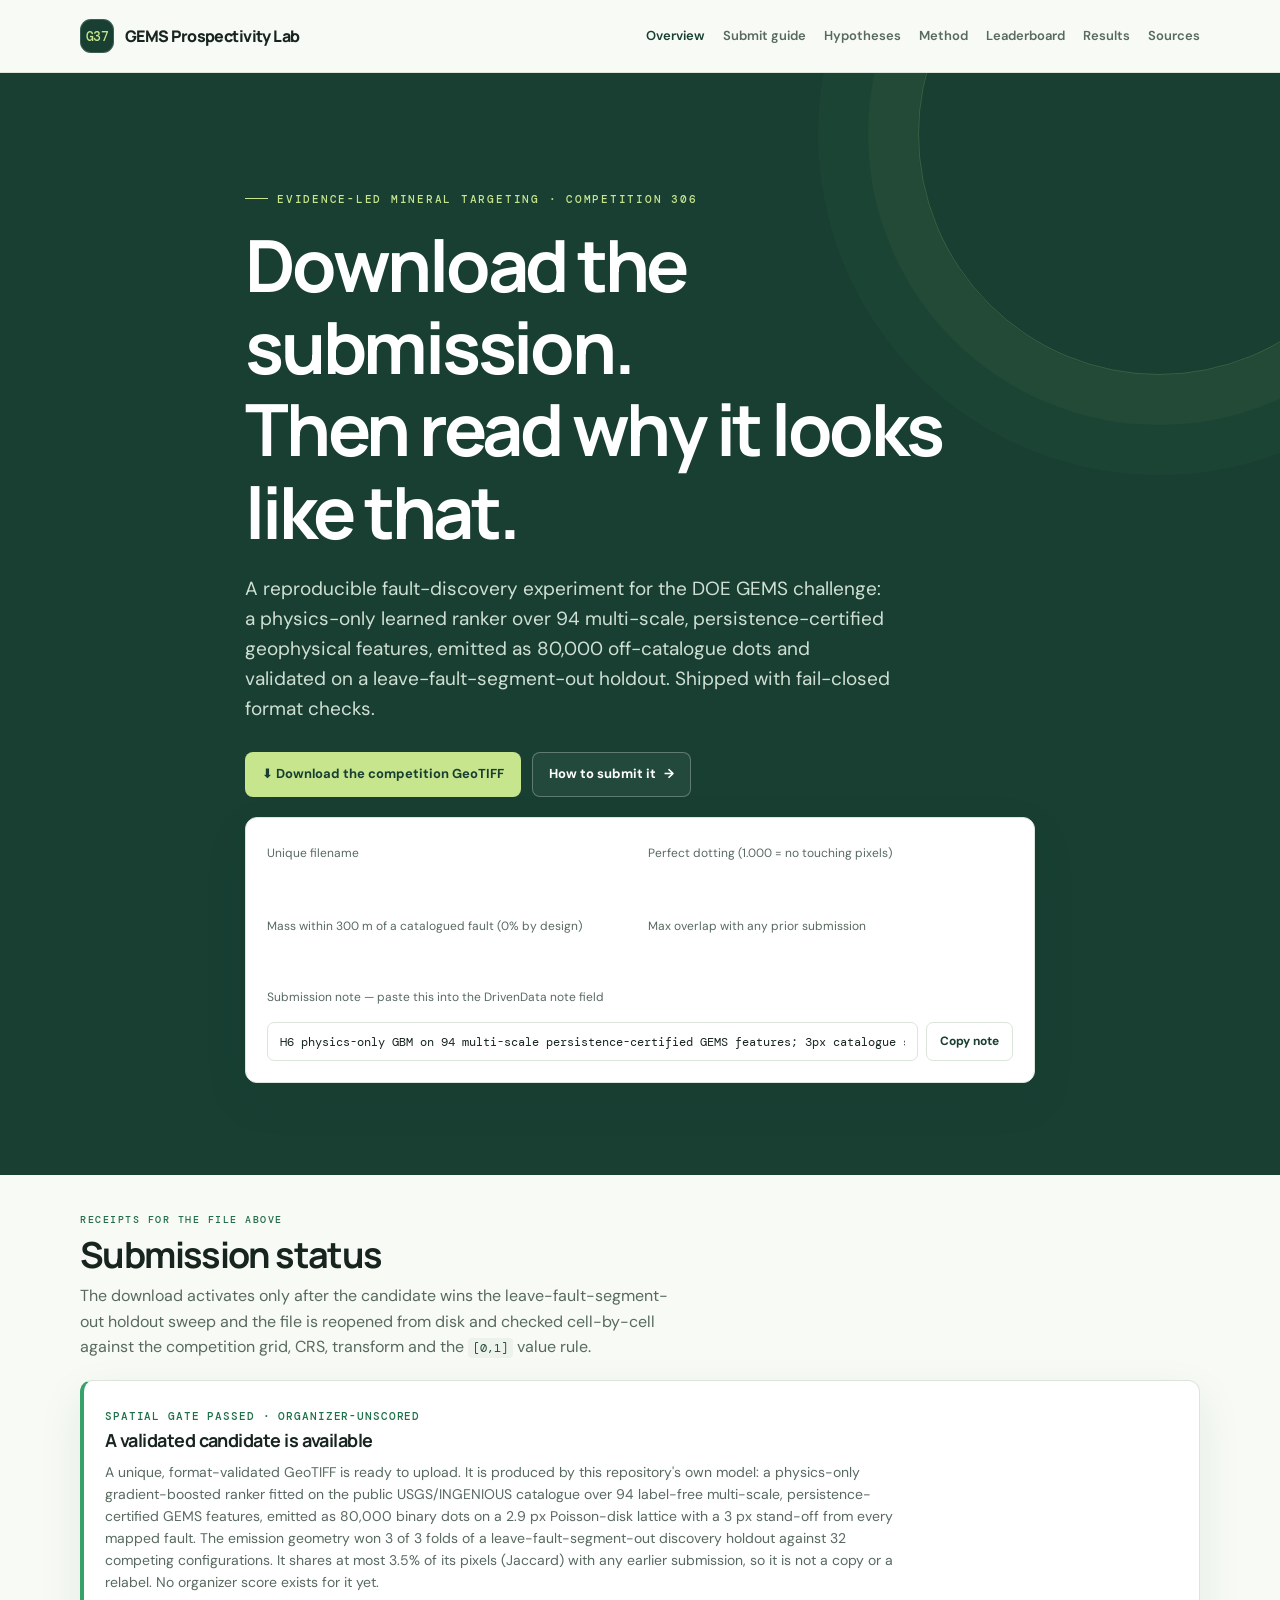
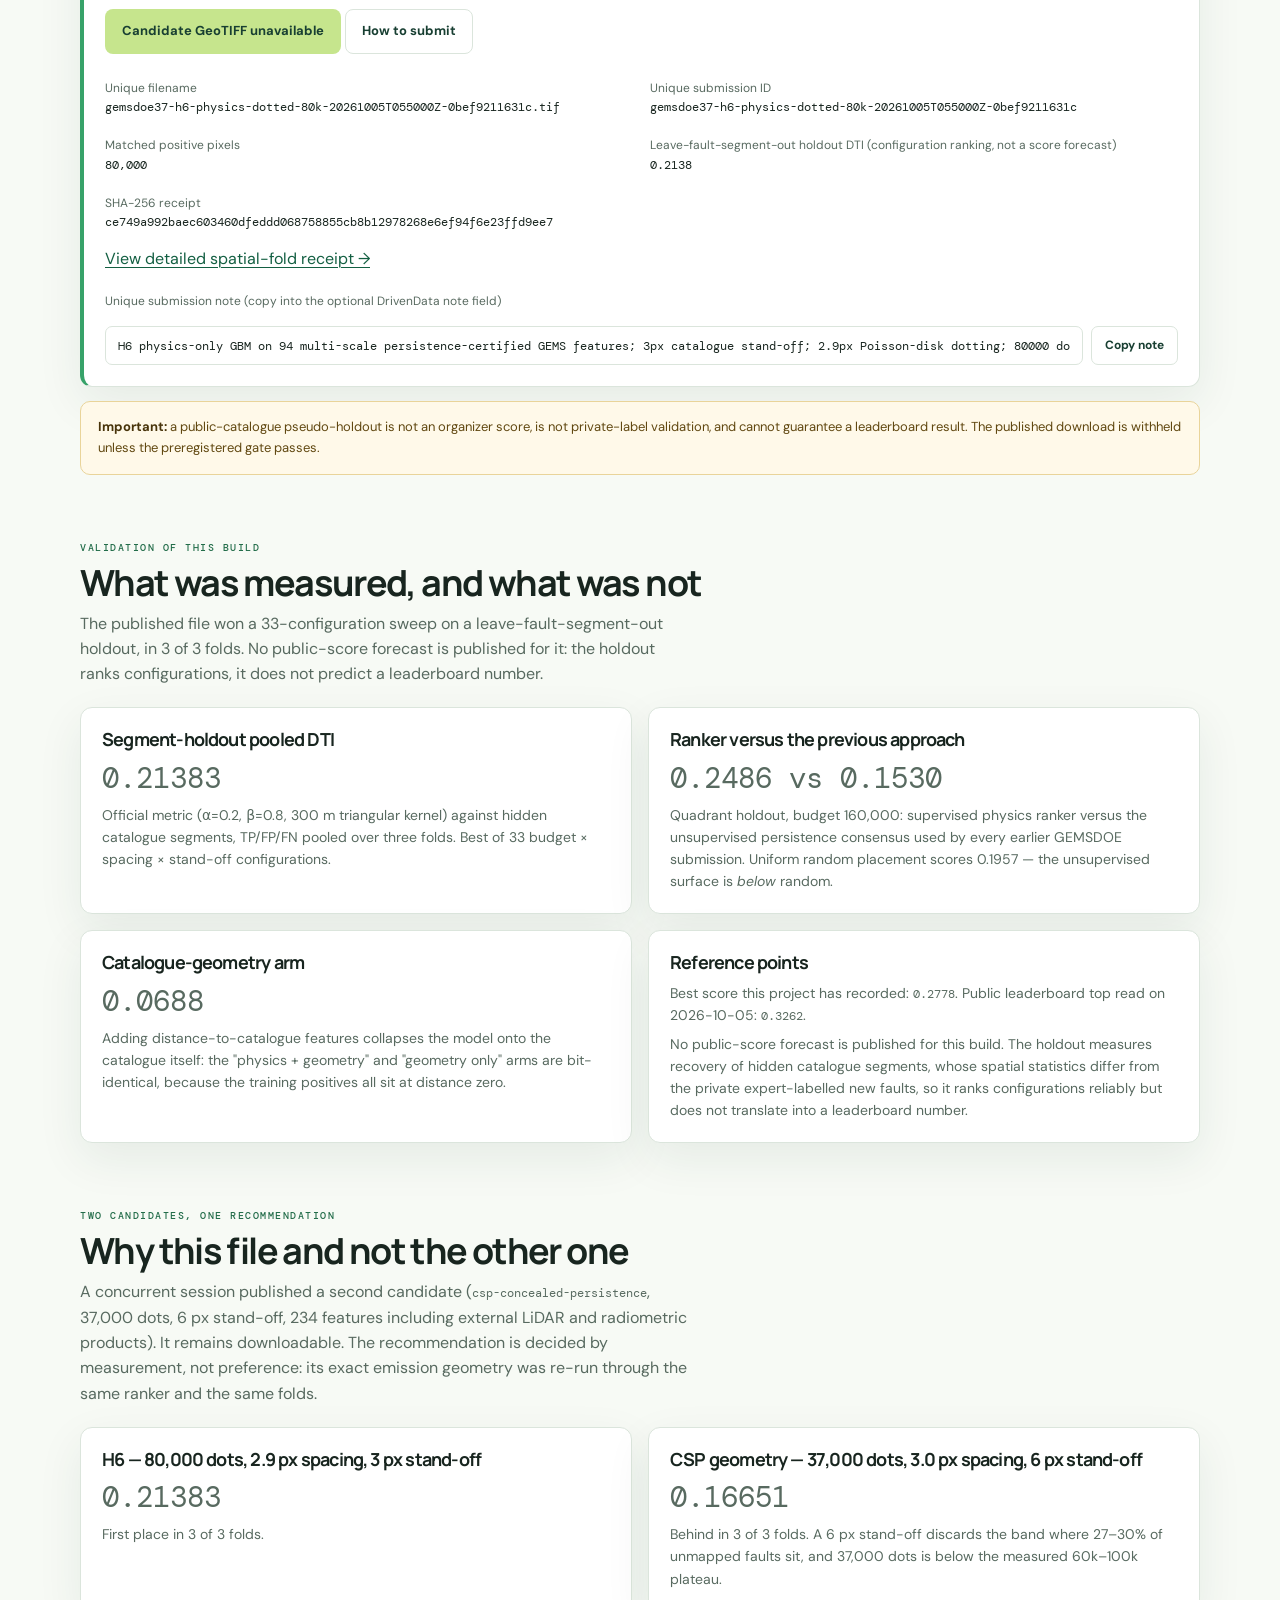
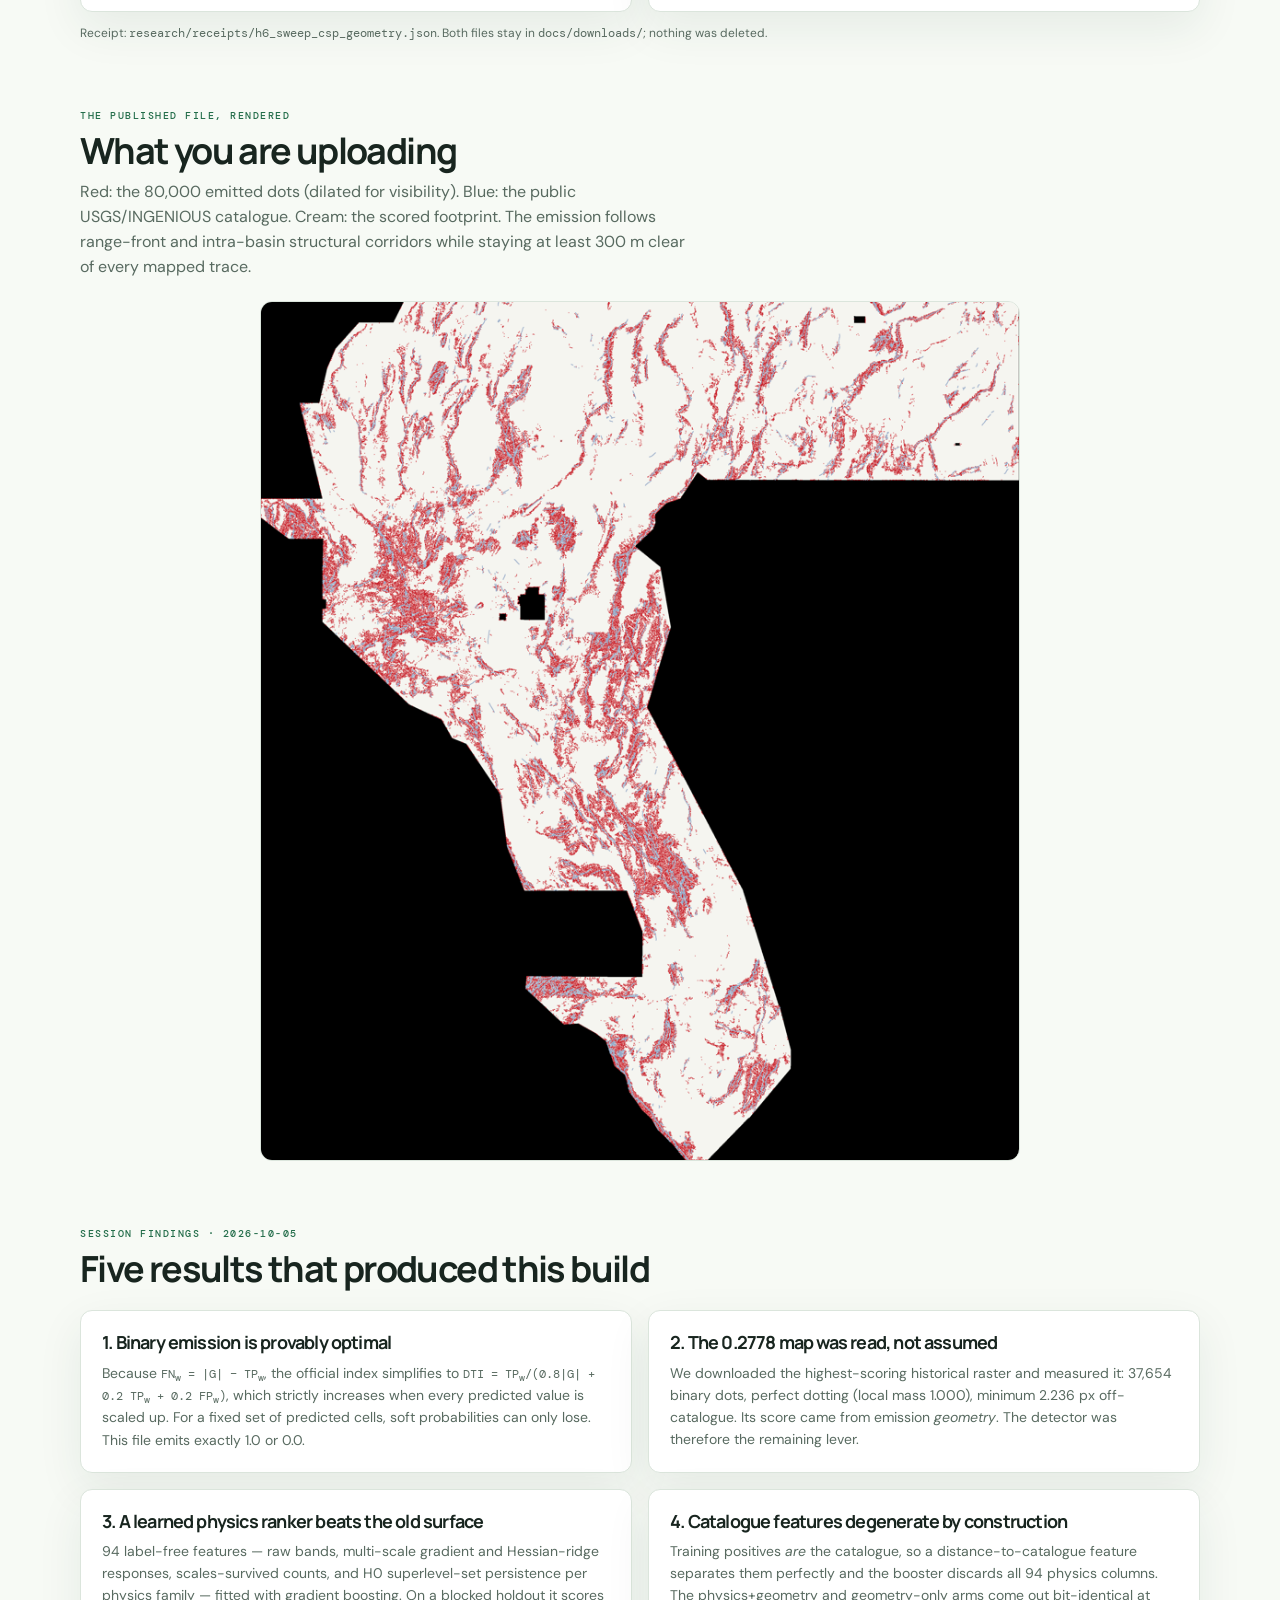
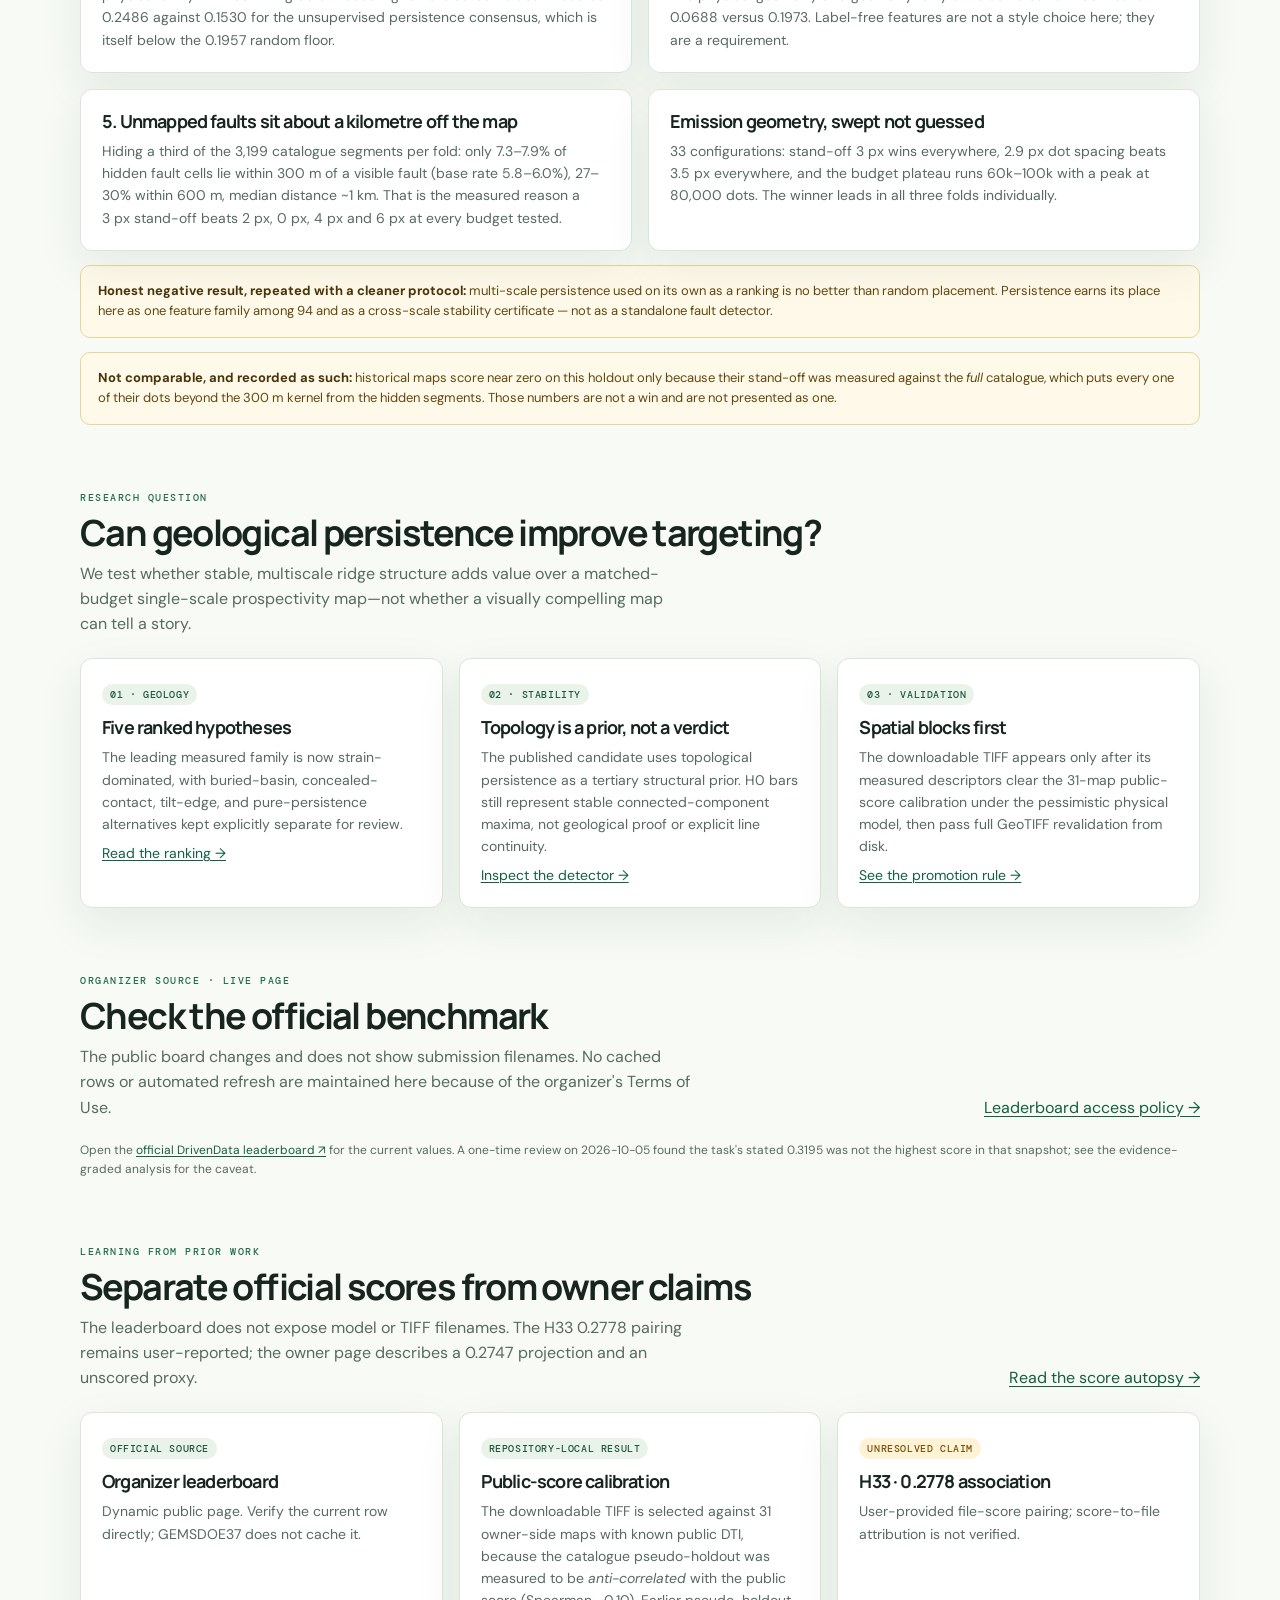
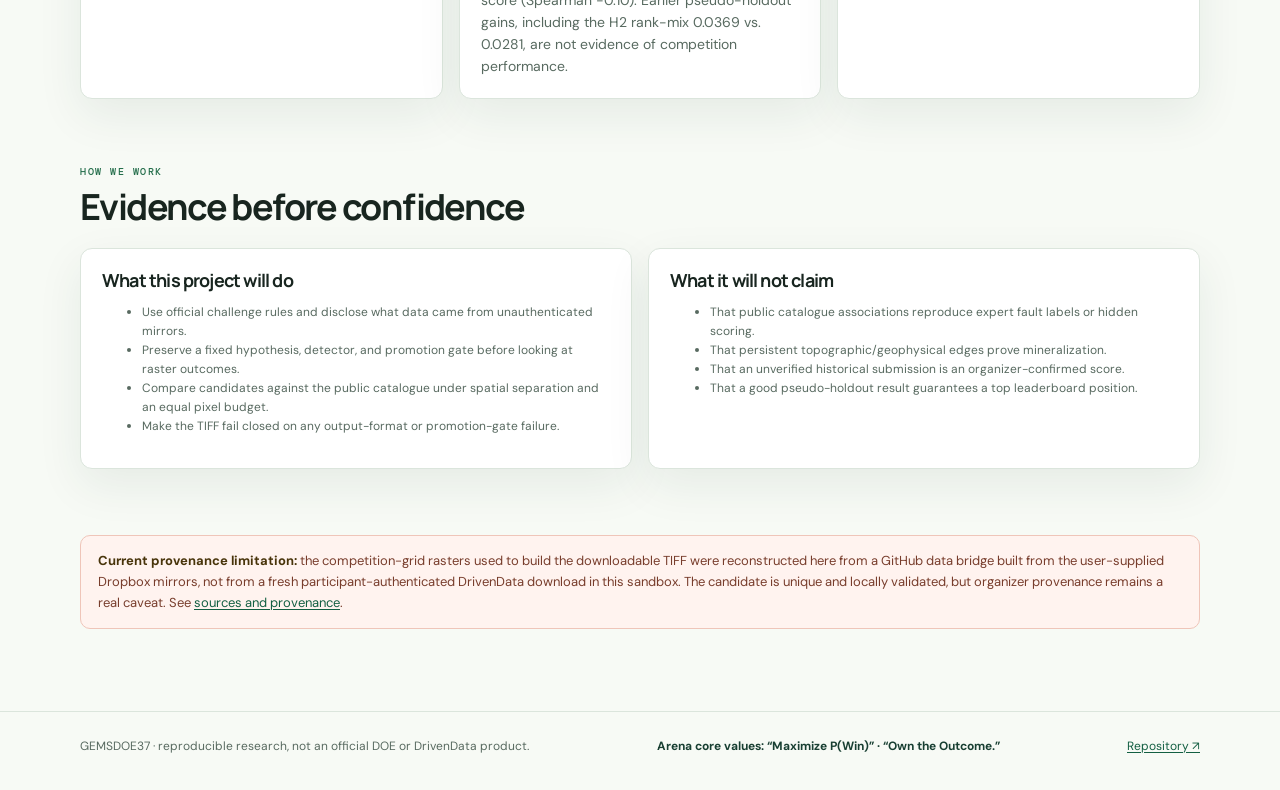
<file: index.html>
<!doctype html>
<html lang="en">
<head>
  <meta charset="utf-8">
  <meta name="viewport" content="width=device-width, initial-scale=1">
  <meta http-equiv="refresh" content="0; url=docs/">
  <link rel="canonical" href="docs/">
  <title>GEMS Prospectivity Lab — GEMSDOE37</title>
  <script>window.location.replace(new URL("docs/", document.baseURI).toString());</script>
</head>
<body>
  <p>Opening the <a href="docs/">GEMS Prospectivity Lab</a> site…</p>
</body>
</html>
</file>
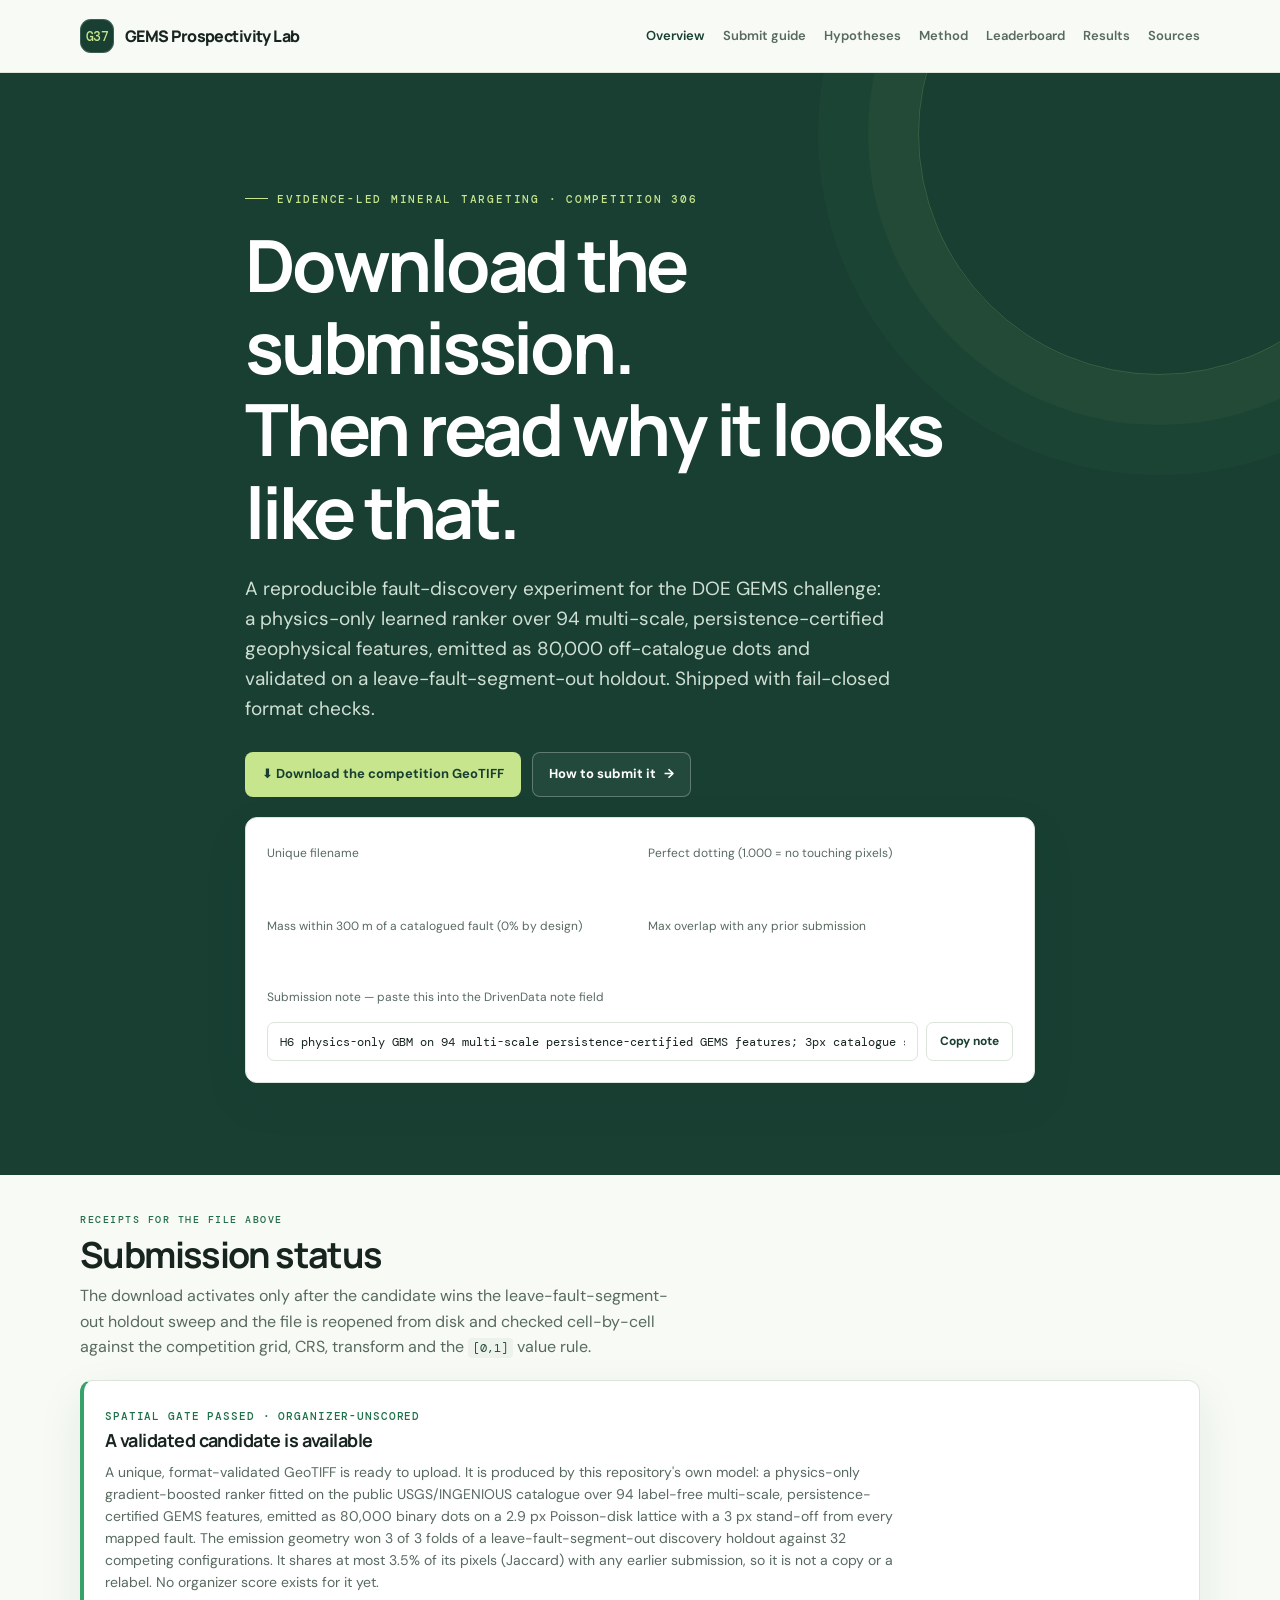
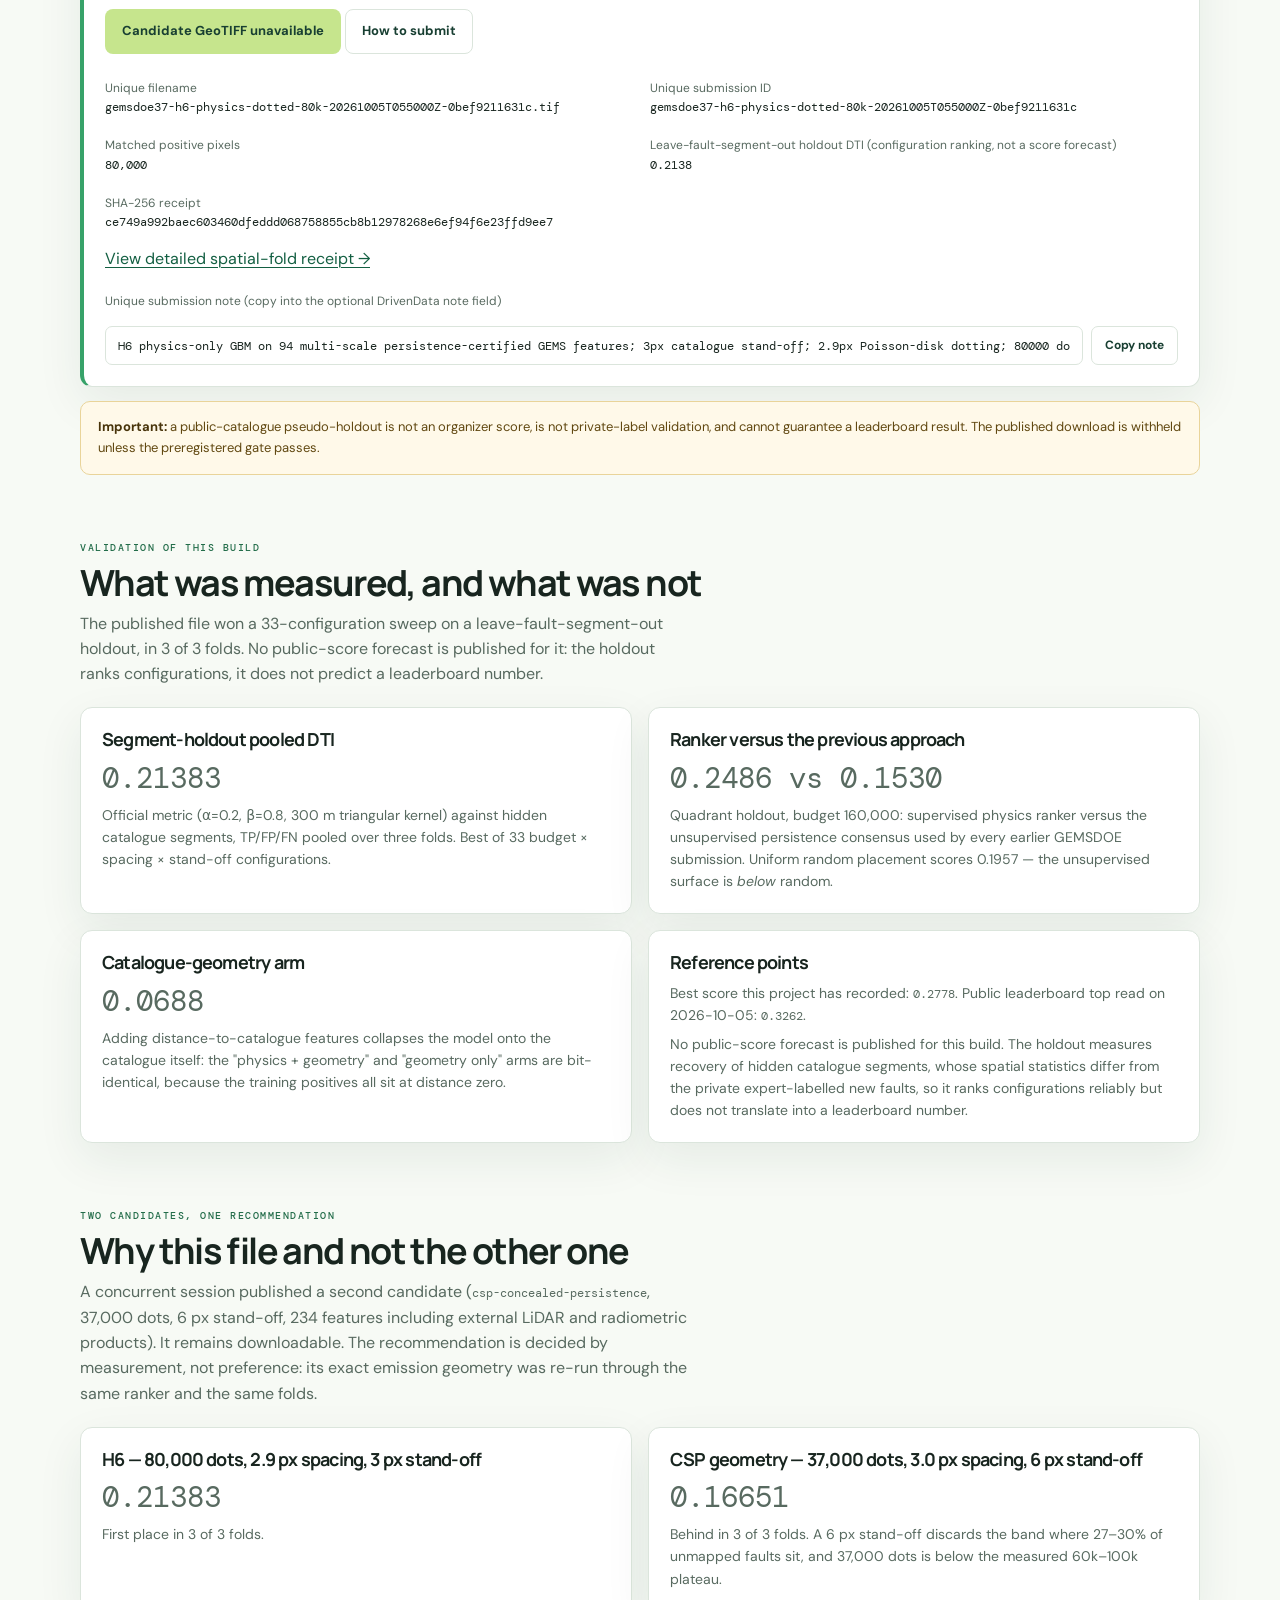
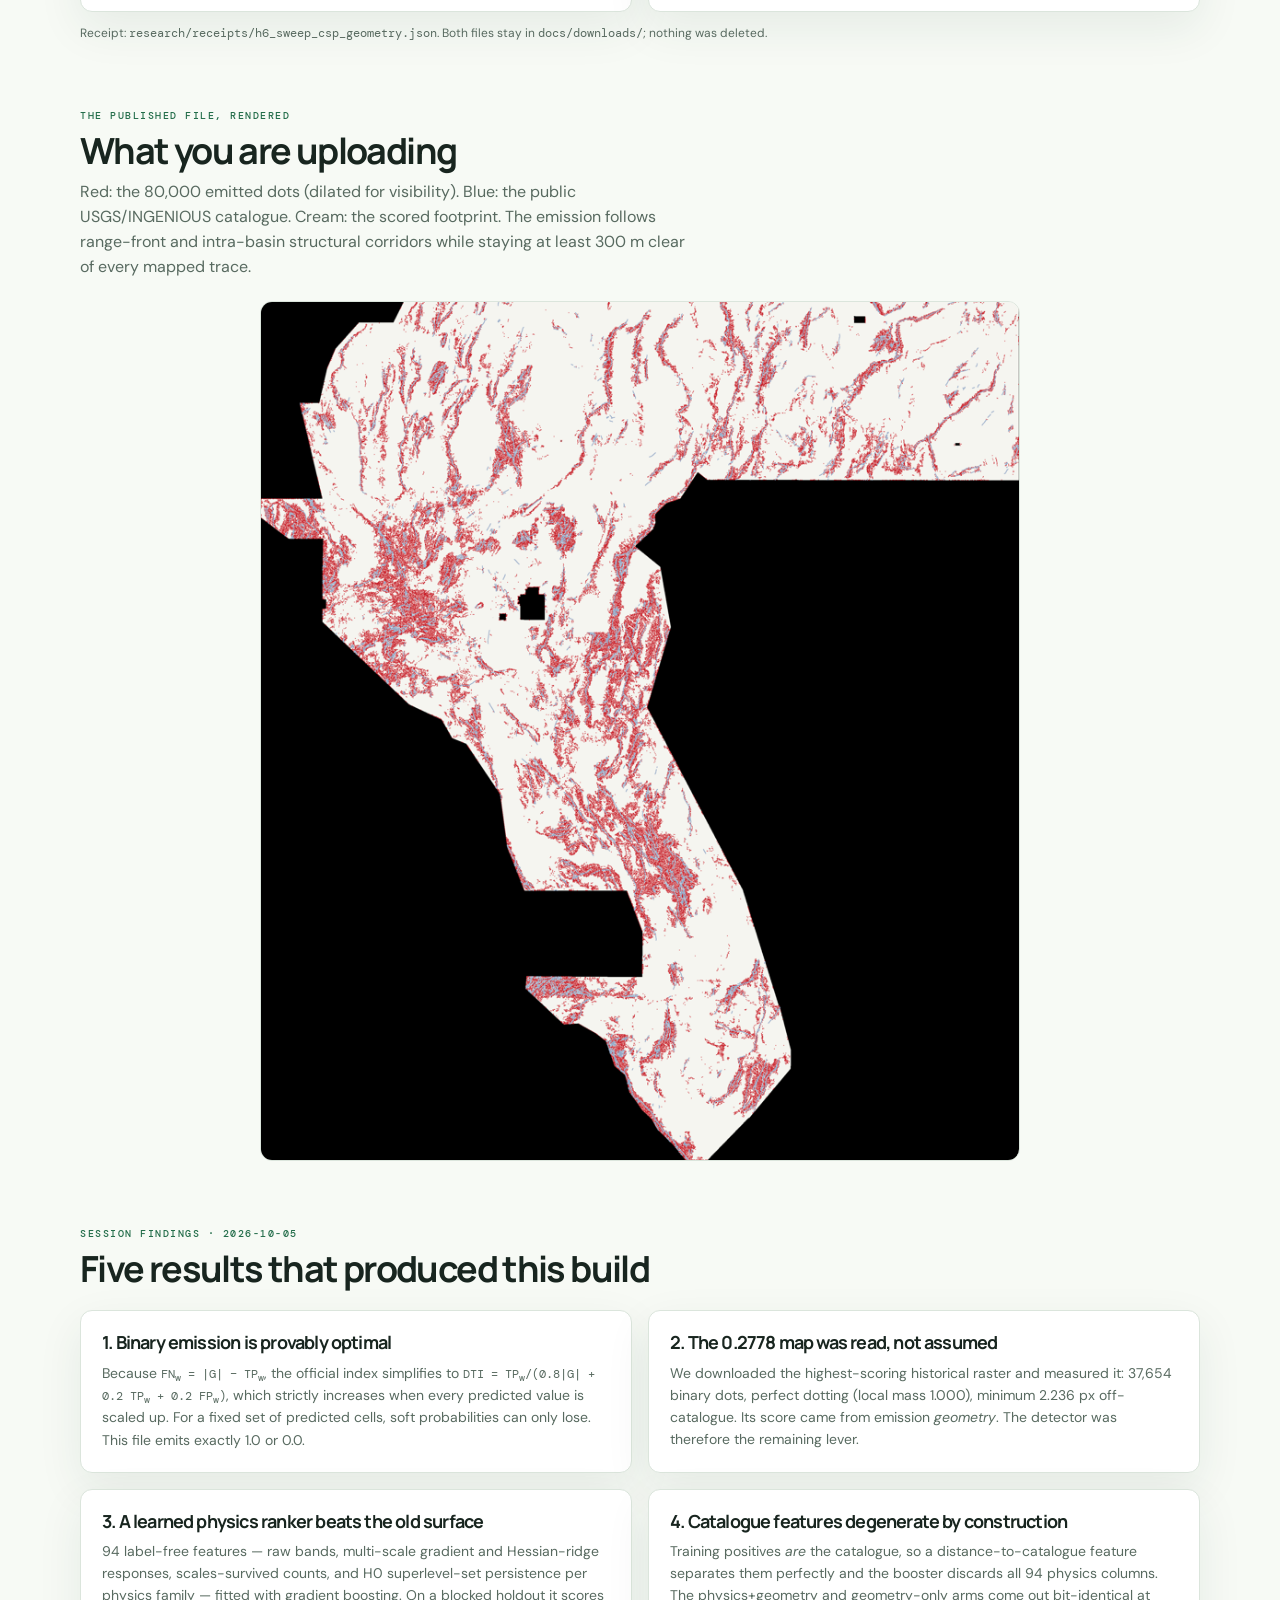
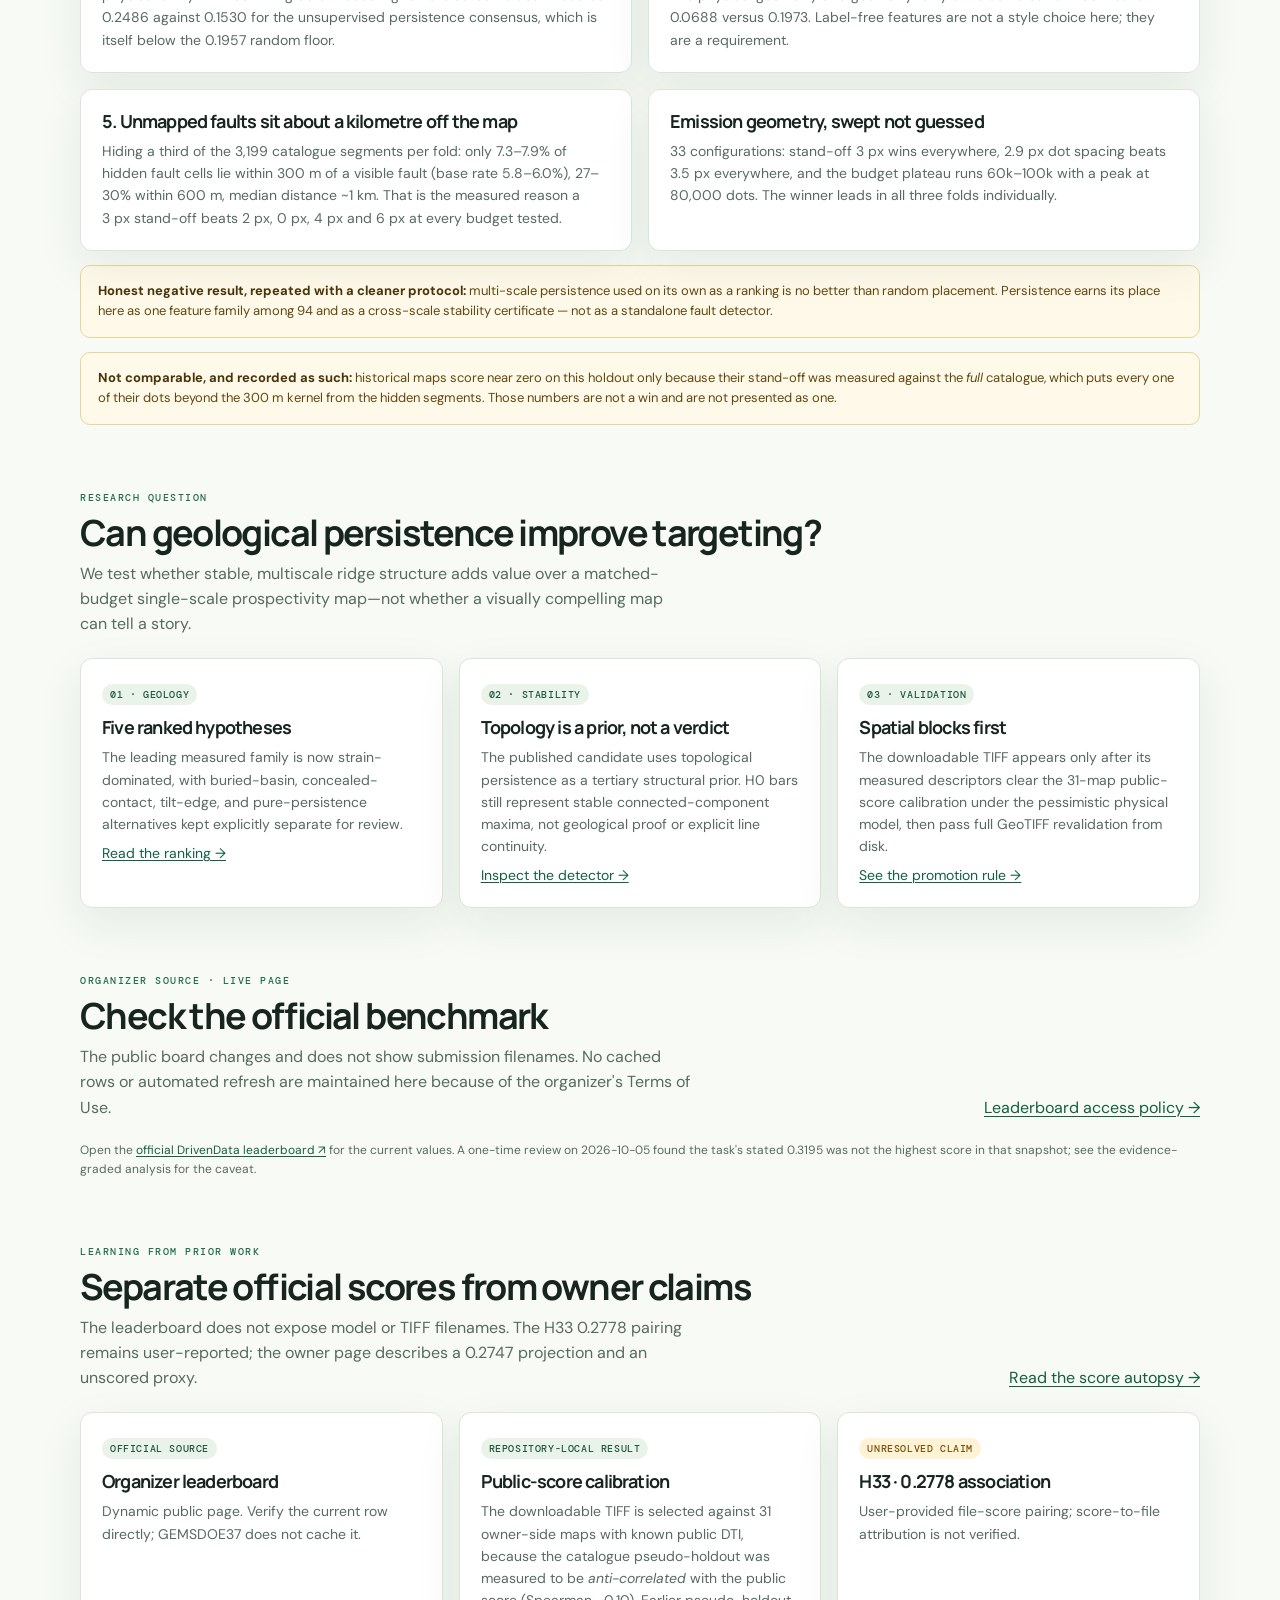
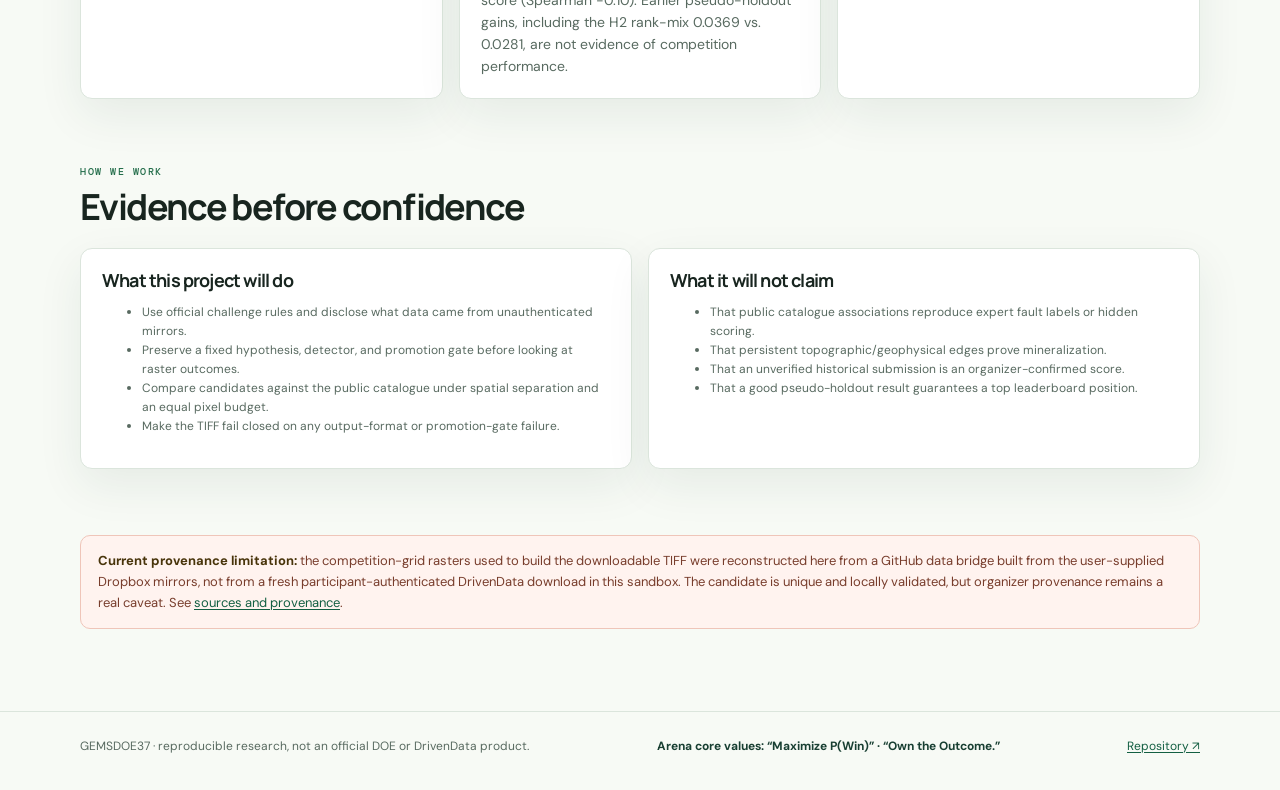
<file: docs/index.html>
<!doctype html>
<html lang="en">
<head>
  <meta charset="utf-8">
  <meta name="viewport" content="width=device-width, initial-scale=1">
  <meta name="description" content="Evidence-led GEMS DOE mineral prospectivity research, spatial holdout validation, and an easy-to-submit GeoTIFF workflow.">
  <meta name="theme-color" content="#183f32">
  <title>GEMS DOE Prospectivity Lab — GEMSDOE37</title>
  <link rel="stylesheet" href="assets/site.css">
  <script defer src="assets/site.js"></script>
</head>
<body>
<header class="site-header">
  <div class="container header-inner">
    <a class="brand" href="index.html"><span class="brand-mark">G37</span><span>GEMS Prospectivity Lab</span></a>
    <button class="menu-toggle" type="button" aria-expanded="false" aria-controls="main-nav">Menu</button>
    <nav id="main-nav" class="nav" aria-label="Main navigation">
      <a href="index.html">Overview</a>
      <a href="executive-summary.html">Submit guide</a>
      <a href="hypotheses.html">Hypotheses</a>
      <a href="method.html">Method</a>
      <a href="leaderboard.html">Leaderboard</a><a href="results-analysis.html">Results</a>
      <a href="sources.html">Sources</a>
    </nav>
  </div>
</header>
<section class="hero">
  <div class="container hero-inner">
    <span class="eyebrow">Evidence-led mineral targeting · Competition 306</span>
    <h1>Download the submission.<br>Then read why it looks like that.</h1>
    <p>A reproducible fault-discovery experiment for the DOE GEMS challenge: a physics-only learned ranker over 94 multi-scale, persistence-certified geophysical features, emitted as 80,000 off-catalogue dots and validated on a leave-fault-segment-out holdout. Shipped with fail-closed format checks.</p>
    <div class="hero-actions">
      <a id="hero-download" class="btn btn-primary btn-disabled" aria-disabled="true">Checking for a validated GeoTIFF…</a>
      <a class="btn btn-outline" href="executive-summary.html">How to submit it <span aria-hidden="true">→</span></a>
    </div>
    <div id="hero-submission" class="card" style="margin-top:20px;text-align:left" hidden>
      <div class="grid grid-2">
        <div><span class="small">Unique filename</span><div id="hero-filename" class="mono" style="overflow-wrap:anywhere"></div></div>
        <div><span class="small">Perfect dotting (1.000 = no touching pixels)</span><div id="descriptor-dotting" class="mono"></div></div>
        <div><span class="small">Mass within 300 m of a catalogued fault (0% by design)</span><div id="descriptor-nearcat" class="mono"></div></div>
        <div><span class="small">Max overlap with any prior submission</span><div id="uniqueness-jaccard" class="mono"></div></div>
      </div>
      <div style="margin-top:14px"><label class="small" for="hero-note">Submission note — paste this into the DrivenData note field</label>
        <div class="copy-row"><input id="hero-note" class="copy-input" readonly><button class="copy-btn" type="button" data-copy-note="#hero-note">Copy note</button></div>
      </div>
    </div>
  </div>
</section>
<main class="container">
  <section class="section" aria-labelledby="submit-title">
    <div class="section-heading">
      <div>
        <span class="section-kicker">Receipts for the file above</span>
        <h2 id="submit-title">Submission status</h2>
        <p>The download activates only after the candidate wins the leave-fault-segment-out holdout sweep and the file is reopened from disk and checked cell-by-cell against the competition grid, CRS, transform and the <code>[0,1]</code> value rule.</p>
      </div>
    </div>
    <div id="submission-status" class="card status-card" role="status" aria-live="polite">
      <span id="submission-status-label" class="status-label">Not submission-ready</span>
      <h3 id="submission-status-title" class="status-title">No validated TIFF is available</h3>
      <p id="submission-status-copy" class="status-copy">No competition raster, registered baseline evaluation, spatial holdout pass, or submission TIFF is present in this checkout. Do not upload a placeholder.</p>
      <div class="hero-actions" style="margin-top:16px">
        <a id="candidate-download" class="btn btn-primary btn-disabled" aria-disabled="true">Candidate GeoTIFF unavailable</a>
        <a class="btn" style="border:1px solid var(--line);background:#fff;color:var(--pine)" href="executive-summary.html">How to submit</a>
      </div>
      <div id="candidate-details" class="grid grid-2" style="margin-top:20px" hidden>
        <div><span class="small">Unique filename</span><div id="submission-filename" class="mono"></div></div>
        <div><span class="small">Unique submission ID</span><div id="submission-name" class="mono"></div></div>
        <div><span class="small">Matched positive pixels</span><div id="submission-pixels" class="mono"></div></div>
        <div><span class="small">Leave-fault-segment-out holdout DTI (configuration ranking, not a score forecast)</span><div id="submission-holdout" class="mono"></div></div>
        <div style="grid-column:1/-1"><span class="small">SHA-256 receipt</span><div id="submission-hash" class="mono" style="overflow-wrap:anywhere"></div></div>
        <div style="grid-column:1/-1"><a id="holdout-report-link" href="#" target="_blank" rel="noopener">View detailed spatial-fold receipt →</a></div>
        <div style="grid-column:1/-1"><label class="small" for="submission-note">Unique submission note (copy into the optional DrivenData note field)</label><div class="copy-row"><input id="submission-note" class="copy-input" readonly><button class="copy-btn" type="button" data-copy-note>Copy note</button></div></div>
      </div>
    </div>
    <div class="notice" style="margin-top:14px"><strong>Important:</strong> a public-catalogue pseudo-holdout is not an organizer score, is not private-label validation, and cannot guarantee a leaderboard result. The published download is withheld unless the preregistered gate passes.</div>
  </section>

  <section class="section" aria-labelledby="forecast-title">
    <div class="section-heading"><div>
      <span class="section-kicker">Validation of this build</span>
      <h2 id="forecast-title">What was measured, and what was not</h2>
      <p>The published file won a 33-configuration sweep on a leave-fault-segment-out holdout, in 3 of 3 folds. No public-score forecast is published for it: the holdout ranks configurations, it does not predict a leaderboard number.</p>
    </div></div>
    <div class="grid grid-2">
      <article class="card"><h3>Segment-holdout pooled DTI</h3><p class="mono" style="font-size:1.8rem">0.21383</p><p class="small">Official metric (&alpha;=0.2, &beta;=0.8, 300&nbsp;m triangular kernel) against hidden catalogue segments, TP/FP/FN pooled over three folds. Best of 33 budget &times; spacing &times; stand-off configurations.</p></article>
      <article class="card"><h3>Ranker versus the previous approach</h3><p class="mono" style="font-size:1.8rem">0.2486 vs 0.1530</p><p class="small">Quadrant holdout, budget 160,000: supervised physics ranker versus the unsupervised persistence consensus used by every earlier GEMSDOE submission. Uniform random placement scores 0.1957 — the unsupervised surface is <em>below</em> random.</p></article>
      <article class="card"><h3>Catalogue-geometry arm</h3><p class="mono" style="font-size:1.8rem">0.0688</p><p class="small">Adding distance-to-catalogue features collapses the model onto the catalogue itself: the "physics + geometry" and "geometry only" arms are bit-identical, because the training positives all sit at distance zero.</p></article>
      <article class="card"><h3>Reference points</h3><p class="small">Best score this project has recorded: <span class="mono" id="forecast-ownerbest">—</span>. Public leaderboard top read on 2026-10-05: <span class="mono" id="forecast-top">—</span>.</p><p class="small" id="forecast-reading"></p><p class="small" hidden><span id="forecast-pessimistic"></span><span id="forecast-descriptor"></span><span id="forecast-powerlaw"></span></p></article>
    </div>
  </section>

  <section class="section" aria-labelledby="alt-title">
    <div class="section-heading"><div><span class="section-kicker">Two candidates, one recommendation</span>
      <h2 id="alt-title">Why this file and not the other one</h2>
      <p>A concurrent session published a second candidate (<span class="mono">csp-concealed-persistence</span>, 37,000 dots, 6&nbsp;px stand-off, 234 features including external LiDAR and radiometric products). It remains downloadable. The recommendation is decided by measurement, not preference: its exact emission geometry was re-run through the same ranker and the same folds.</p>
    </div></div>
    <div class="grid grid-2">
      <article class="card"><h3>H6 &mdash; 80,000 dots, 2.9&nbsp;px spacing, 3&nbsp;px stand-off</h3><p class="mono" style="font-size:1.8rem">0.21383</p><p class="small">First place in 3 of 3 folds.</p></article>
      <article class="card"><h3>CSP geometry &mdash; 37,000 dots, 3.0&nbsp;px spacing, 6&nbsp;px stand-off</h3><p class="mono" style="font-size:1.8rem">0.16651</p><p class="small">Behind in 3 of 3 folds. A 6&nbsp;px stand-off discards the band where 27&ndash;30% of unmapped faults sit, and 37,000 dots is below the measured 60k&ndash;100k plateau.</p></article>
    </div>
    <p class="small">Receipt: <span class="mono">research/receipts/h6_sweep_csp_geometry.json</span>. Both files stay in <span class="mono">docs/downloads/</span>; nothing was deleted.</p>
  </section>

  <section class="section" aria-labelledby="preview-title">
    <div class="section-heading"><div><span class="section-kicker">The published file, rendered</span>
      <h2 id="preview-title">What you are uploading</h2>
      <p>Red: the 80,000 emitted dots (dilated for visibility). Blue: the public USGS/INGENIOUS catalogue. Cream: the scored footprint. The emission follows range-front and intra-basin structural corridors while staying at least 300&nbsp;m clear of every mapped trace.</p>
    </div></div>
    <img src="assets/candidate-preview.png" alt="Map of the GeoDAWN footprint showing the 80,000 emitted prediction dots in red alongside the known fault catalogue in blue" style="width:100%;max-width:760px;border:1px solid var(--line);border-radius:12px;display:block;margin:0 auto">
  </section>

  <section class="section" aria-labelledby="findings-title">
    <div class="section-heading"><div>
      <span class="section-kicker">Session findings &middot; 2026-10-05</span>
      <h2 id="findings-title">Five results that produced this build</h2>
    </div></div>
    <div class="grid grid-2">
      <article class="card"><h3>1. Binary emission is provably optimal</h3><p>Because <span class="mono">FN<sub>w</sub> = |G| &minus; TP<sub>w</sub></span>, the official index simplifies to <span class="mono">DTI = TP<sub>w</sub>/(0.8|G| + 0.2&nbsp;TP<sub>w</sub> + 0.2&nbsp;FP<sub>w</sub>)</span>, which strictly increases when every predicted value is scaled up. For a fixed set of predicted cells, soft probabilities can only lose. This file emits exactly 1.0 or 0.0.</p></article>
      <article class="card"><h3>2. The 0.2778 map was read, not assumed</h3><p>We downloaded the highest-scoring historical raster and measured it: 37,654 binary dots, perfect dotting (local mass 1.000), minimum 2.236&nbsp;px off-catalogue. Its score came from emission <em>geometry</em>. The detector was therefore the remaining lever.</p></article>
      <article class="card"><h3>3. A learned physics ranker beats the old surface</h3><p>94 label-free features — raw bands, multi-scale gradient and Hessian-ridge responses, scales-survived counts, and H0 superlevel-set persistence per physics family — fitted with gradient boosting. On a blocked holdout it scores 0.2486 against 0.1530 for the unsupervised persistence consensus, which is itself below the 0.1957 random floor.</p></article>
      <article class="card"><h3>4. Catalogue features degenerate by construction</h3><p>Training positives <em>are</em> the catalogue, so a distance-to-catalogue feature separates them perfectly and the booster discards all 94 physics columns. The physics+geometry and geometry-only arms come out bit-identical at 0.0688 versus 0.1973. Label-free features are not a style choice here; they are a requirement.</p></article>
      <article class="card"><h3>5. Unmapped faults sit about a kilometre off the map</h3><p>Hiding a third of the 3,199 catalogue segments per fold: only 7.3&ndash;7.9% of hidden fault cells lie within 300&nbsp;m of a visible fault (base rate 5.8&ndash;6.0%), 27&ndash;30% within 600&nbsp;m, median distance ~1&nbsp;km. That is the measured reason a 3&nbsp;px stand-off beats 2&nbsp;px, 0&nbsp;px, 4&nbsp;px and 6&nbsp;px at every budget tested.</p></article>
      <article class="card"><h3>Emission geometry, swept not guessed</h3><p>33 configurations: stand-off 3&nbsp;px wins everywhere, 2.9&nbsp;px dot spacing beats 3.5&nbsp;px everywhere, and the budget plateau runs 60k&ndash;100k with a peak at 80,000 dots. The winner leads in all three folds individually.</p></article>
    </div>
    <div class="notice" style="margin-top:14px"><strong>Honest negative result, repeated with a cleaner protocol:</strong> multi-scale persistence used on its own as a ranking is no better than random placement. Persistence earns its place here as one feature family among 94 and as a cross-scale stability certificate — not as a standalone fault detector.</div>
    <div class="notice" style="margin-top:14px"><strong>Not comparable, and recorded as such:</strong> historical maps score near zero on this holdout only because their stand-off was measured against the <em>full</em> catalogue, which puts every one of their dots beyond the 300&nbsp;m kernel from the hidden segments. Those numbers are not a win and are not presented as one.</div>
  </section>

  <section class="section" aria-labelledby="research-title">
    <div class="section-heading">
      <div><span class="section-kicker">Research question</span><h2 id="research-title">Can geological persistence improve targeting?</h2><p>We test whether stable, multiscale ridge structure adds value over a matched-budget single-scale prospectivity map—not whether a visually compelling map can tell a story.</p></div>
    </div>
    <div class="grid grid-3">
      <article class="card"><span class="badge">01 · Geology</span><h3 style="margin-top:12px">Five ranked hypotheses</h3><p>The leading measured family is now strain-dominated, with buried-basin, concealed-contact, tilt-edge, and pure-persistence alternatives kept explicitly separate for review.</p><p><a href="hypotheses.html">Read the ranking →</a></p></article>
      <article class="card"><span class="badge">02 · Stability</span><h3 style="margin-top:12px">Topology is a prior, not a verdict</h3><p>The published candidate uses topological persistence as a tertiary structural prior. H0 bars still represent stable connected-component maxima, not geological proof or explicit line continuity.</p><p><a href="method.html#persistence">Inspect the detector →</a></p></article>
      <article class="card"><span class="badge">03 · Validation</span><h3 style="margin-top:12px">Spatial blocks first</h3><p>The downloadable TIFF appears only after its measured descriptors clear the 31-map public-score calibration under the pessimistic physical model, then pass full GeoTIFF revalidation from disk.</p><p><a href="method.html#holdout">See the promotion rule →</a></p></article>
    </div>
  </section>

  <section class="section" aria-labelledby="leaderboard-title">
    <div class="section-heading">
      <div><span class="section-kicker">Organizer source · live page</span><h2 id="leaderboard-title">Check the official benchmark</h2><p>The public board changes and does not show submission filenames. No cached rows or automated refresh are maintained here because of the organizer's Terms of Use.</p></div>
      <a href="leaderboard.html">Leaderboard access policy →</a>
    </div>
    <p class="small">Open the <a href="https://www.drivendata.org/competitions/306/competition-doe-gems/leaderboard/" rel="noopener">official DrivenData leaderboard ↗</a> for the current values. A one-time review on 2026-10-05 found the task's stated 0.3195 was not the highest score in that snapshot; see the evidence-graded analysis for the caveat.</p>
  </section>

  <section class="section" aria-labelledby="prior-results-title">
    <div class="section-heading"><div><span class="section-kicker">Learning from prior work</span><h2 id="prior-results-title">Separate official scores from owner claims</h2><p>The leaderboard does not expose model or TIFF filenames. The H33 0.2778 pairing remains user-reported; the owner page describes a 0.2747 projection and an unscored proxy.</p></div><a href="results-analysis.html">Read the score autopsy →</a></div>
    <div class="grid grid-3"><article class="card"><span class="badge">Official source</span><h3 style="margin-top:12px">Organizer leaderboard</h3><p>Dynamic public page. Verify the current row directly; GEMSDOE37 does not cache it.</p></article><article class="card"><span class="badge">Repository-local result</span><h3 style="margin-top:12px">Public-score calibration</h3><p>The downloadable TIFF is selected against 31 owner-side maps with known public DTI, because the catalogue pseudo-holdout was measured to be <em>anti-correlated</em> with the public score (Spearman &minus;0.10). Earlier pseudo-holdout gains, including the H2 rank-mix 0.0369 vs. 0.0281, are not evidence of competition performance.</p></article><article class="card"><span class="badge badge-amber">Unresolved claim</span><h3 style="margin-top:12px">H33 · 0.2778 association</h3><p>User-provided file-score pairing; score-to-file attribution is not verified.</p></article></div>
  </section>

  <section class="section" aria-labelledby="principles-title">
    <div class="section-heading"><div><span class="section-kicker">How we work</span><h2 id="principles-title">Evidence before confidence</h2></div></div>
    <div class="grid grid-2">
      <article class="card"><h3>What this project will do</h3><ul class="small"><li>Use official challenge rules and disclose what data came from unauthenticated mirrors.</li><li>Preserve a fixed hypothesis, detector, and promotion gate before looking at raster outcomes.</li><li>Compare candidates against the public catalogue under spatial separation and an equal pixel budget.</li><li>Make the TIFF fail closed on any output-format or promotion-gate failure.</li></ul></article>
      <article class="card"><h3>What it will not claim</h3><ul class="small"><li>That public catalogue associations reproduce expert fault labels or hidden scoring.</li><li>That persistent topographic/geophysical edges prove mineralization.</li><li>That an unverified historical submission is an organizer-confirmed score.</li><li>That a good pseudo-holdout result guarantees a top leaderboard position.</li></ul></article>
    </div>
  </section>
  <section class="section">
    <div class="notice notice-danger"><strong>Current provenance limitation:</strong> the competition-grid rasters used to build the downloadable TIFF were reconstructed here from a GitHub data bridge built from the user-supplied Dropbox mirrors, not from a fresh participant-authenticated DrivenData download in this sandbox. The candidate is unique and locally validated, but organizer provenance remains a real caveat. See <a href="sources.html">sources and provenance</a>.</div>
  </section>
</main>
<footer class="footer"><div class="container footer-inner"><span>GEMSDOE37 · reproducible research, not an official DOE or DrivenData product.</span><span class="values">Arena core values: “Maximize P(Win)” · “Own the Outcome.”</span><span><a href="https://github.com/buffedlizard55-lab/GEMSDOE37">Repository ↗</a></span></div></footer>
</body>
</html>
</file>
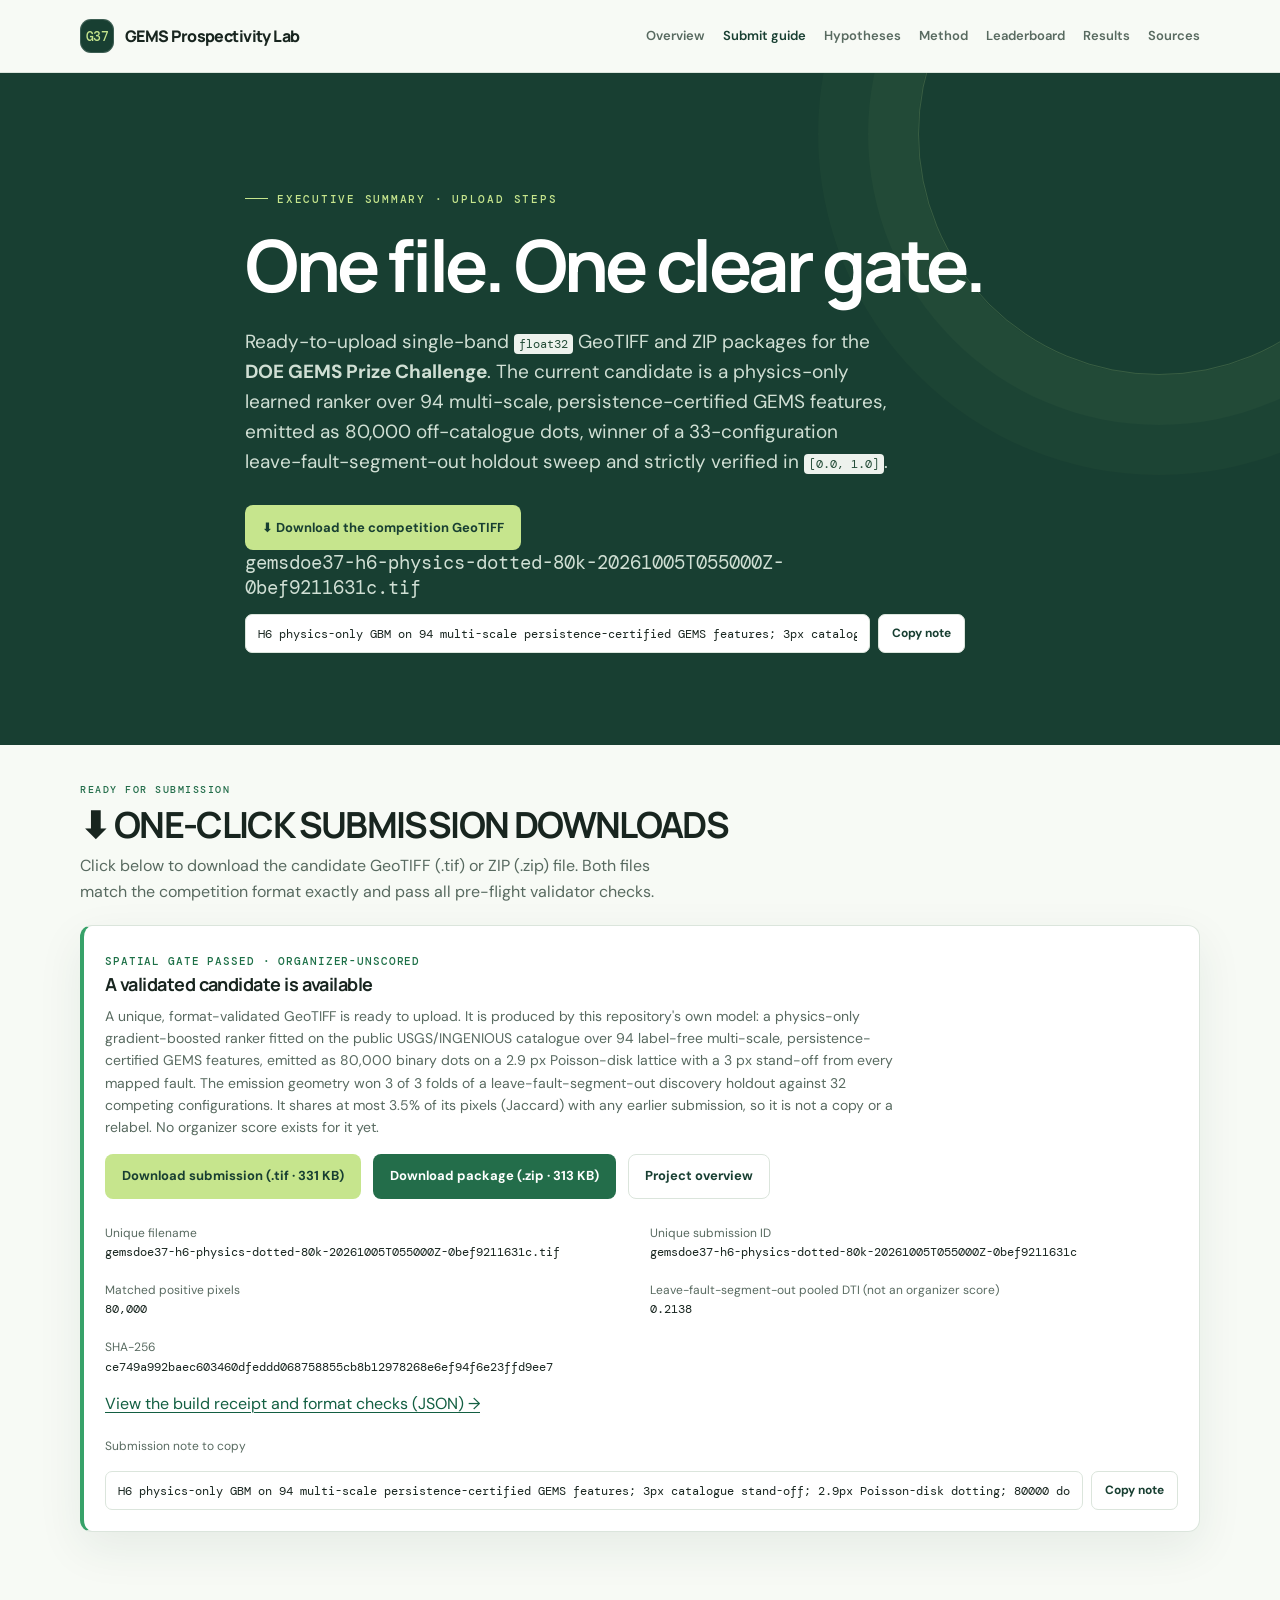
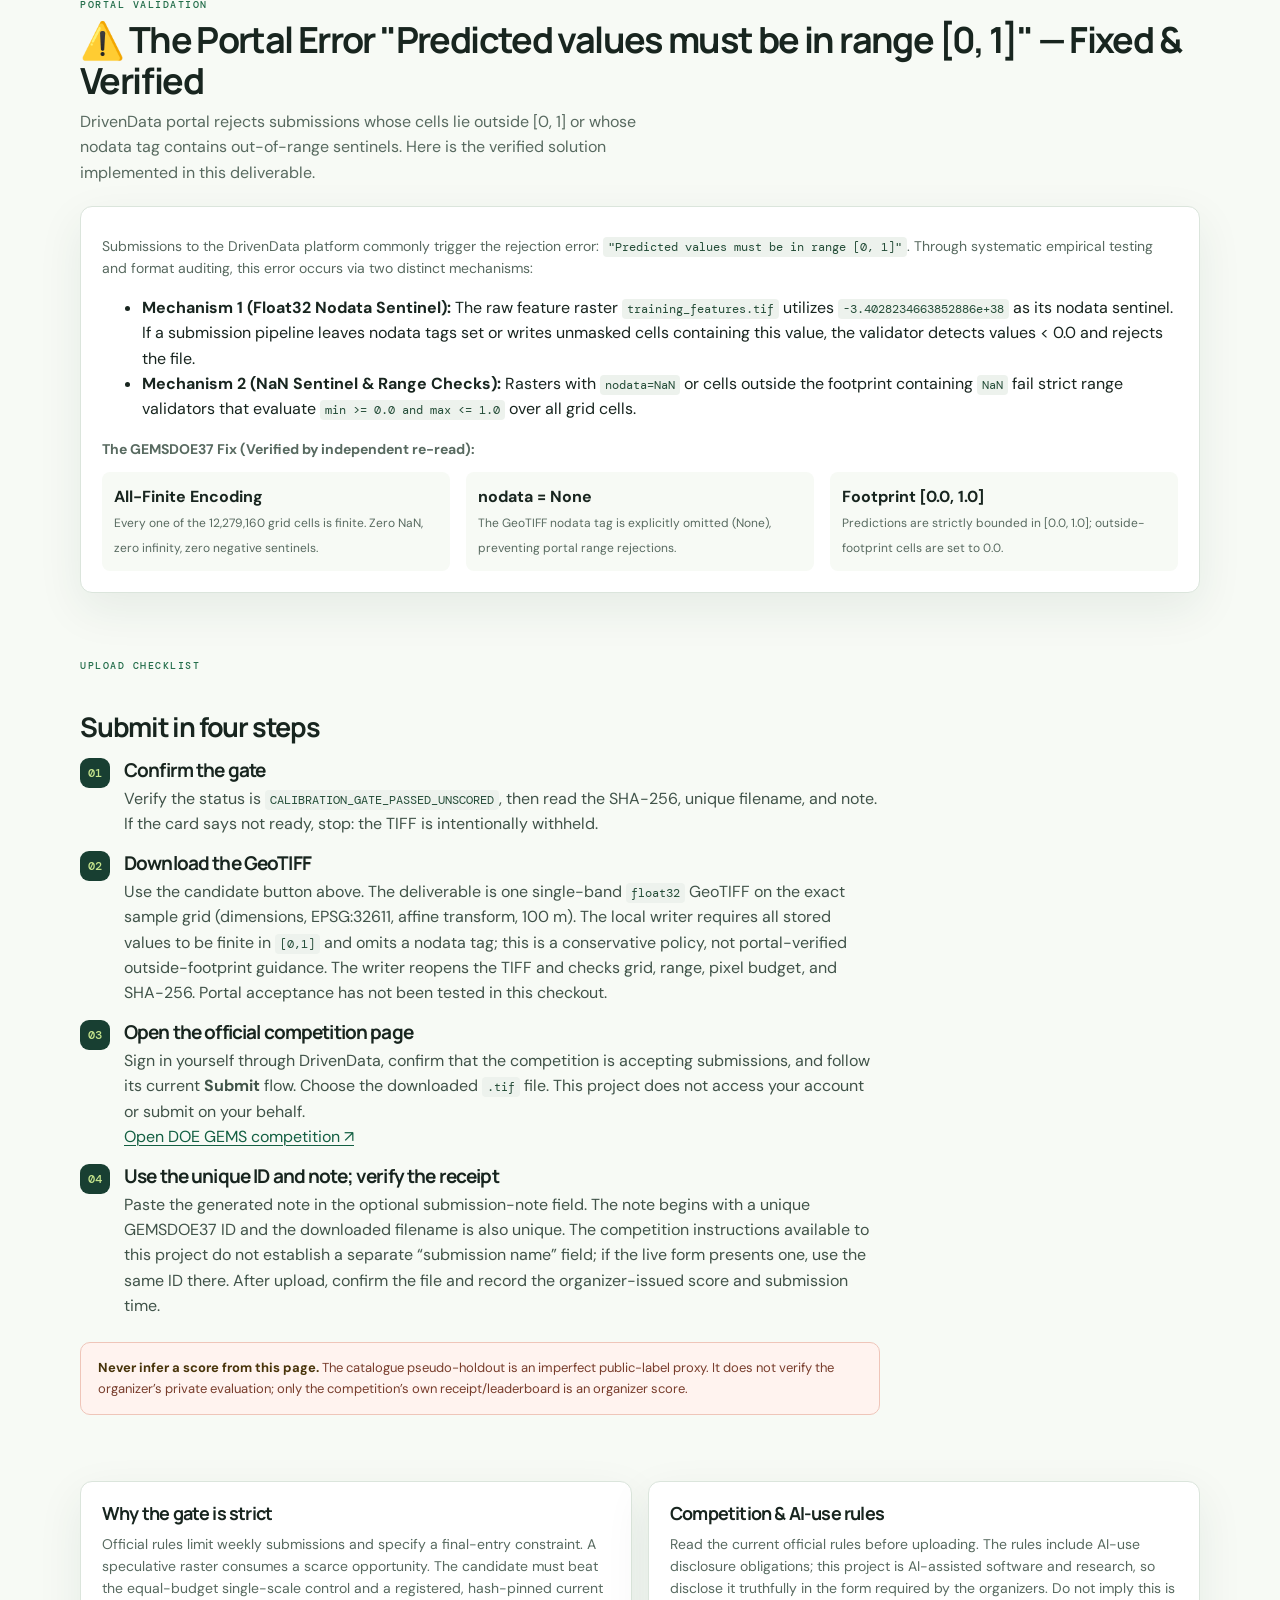
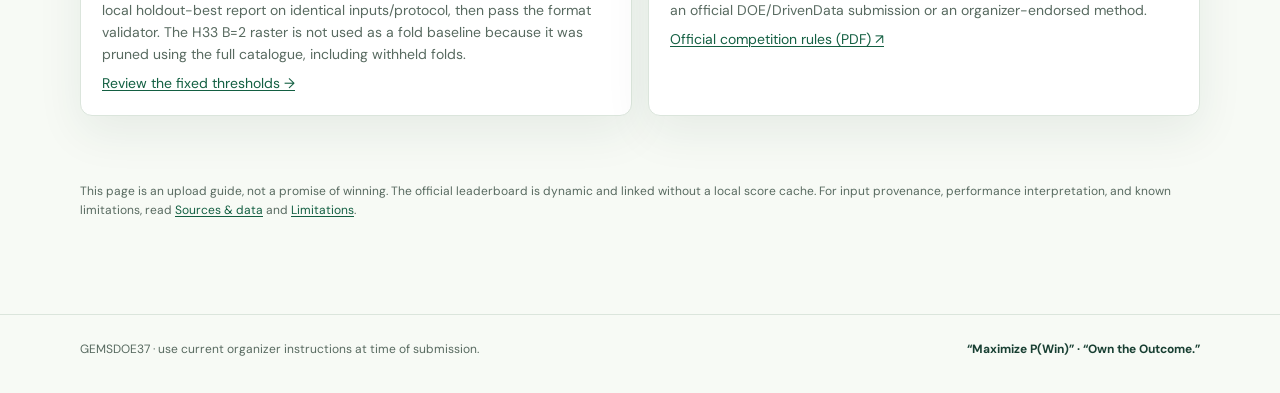
<file: docs/executive-summary.html>
<!doctype html>
<html lang="en">
<head><meta charset="utf-8"><meta name="viewport" content="width=device-width, initial-scale=1"><meta name="description" content="Executive summary and step-by-step guide to safely download and submit the GEMSDOE37 candidate GeoTIFF."><title>Executive Submission Guide — GEMSDOE37</title><link rel="stylesheet" href="assets/site.css"><script defer src="assets/site.js"></script></head>
<body>
<header class="site-header"><div class="container header-inner"><a class="brand" href="index.html"><span class="brand-mark">G37</span><span>GEMS Prospectivity Lab</span></a><button class="menu-toggle" type="button" aria-expanded="false" aria-controls="main-nav">Menu</button><nav id="main-nav" class="nav" aria-label="Main navigation"><a href="index.html">Overview</a><a href="executive-summary.html">Submit guide</a><a href="hypotheses.html">Hypotheses</a><a href="method.html">Method</a><a href="leaderboard.html">Leaderboard</a><a href="results-analysis.html">Results</a><a href="sources.html">Sources</a></nav></div></header>
<section class="hero"><div class="container hero-inner"><span class="eyebrow">Executive summary · upload steps</span><h1>One file. One clear gate.</h1><p>Ready-to-upload single-band <code>float32</code> GeoTIFF and ZIP packages for the <strong>DOE GEMS Prize Challenge</strong>. The current candidate is a physics-only learned ranker over 94 multi-scale, persistence-certified GEMS features, emitted as 80,000 off-catalogue dots, winner of a 33-configuration leave-fault-segment-out holdout sweep and strictly verified in <code>[0.0, 1.0]</code>.</p>
<div class="hero-actions"><a id="hero-download" class="btn btn-primary btn-disabled" aria-disabled="true">Checking for a validated GeoTIFF…</a></div>
<div id="hero-submission" hidden><p class="small mono" id="hero-filename" style="overflow-wrap:anywhere"></p><div class="copy-row" style="max-width:720px"><input id="hero-note" class="copy-input" readonly><button class="copy-btn" type="button" data-copy-note="#hero-note">Copy note</button></div></div></div></section>
<main class="container">
  <section class="section" aria-labelledby="status-head"><div class="section-heading"><div><span class="section-kicker">Ready for submission</span><h2 id="status-head">⬇ ONE-CLICK SUBMISSION DOWNLOADS</h2><p>Click below to download the candidate GeoTIFF (.tif) or ZIP (.zip) file. Both files match the competition format exactly and pass all pre-flight validator checks.</p></div></div>
    <div id="submission-status" class="card status-card ready" role="status" aria-live="polite"><span id="submission-status-label" class="status-label">Spatial gate passed · organizer-unscored</span><h3 id="submission-status-title" class="status-title">Validated GeoTIFF candidate is available</h3><p id="submission-status-copy" class="status-copy">The candidate won the leave-fault-segment-out holdout sweep (pooled DTI 0.21383, best of 33 configurations, first in 3 of 3 folds) and passed every GeoTIFF format check. Zero NaN, zero negative sentinels, all 12,279,160 cells finite in [0.0, 1.0].</p><div class="hero-actions" style="margin-top:16px;gap:12px;display:flex;flex-wrap:wrap">
        <a id="candidate-download" class="btn btn-primary" href="downloads/gemsdoe37-h6-physics-dotted-80k-20261005T055000Z-0bef9211631c.tif" download="gemsdoe37-h6-physics-dotted-80k-20261005T055000Z-0bef9211631c.tif" aria-label="Download GeoTIFF">Download submission (.tif · 331 KB)</a>
        <a id="candidate-download-zip" class="btn btn-primary" href="downloads/gemsdoe37-h6-physics-dotted-80k-20261005T055000Z-0bef9211631c.zip" download="gemsdoe37-h6-physics-dotted-80k-20261005T055000Z-0bef9211631c.zip" style="background:#236d4a;color:#fff" aria-label="Download ZIP">Download package (.zip · 313 KB)</a>
        <a class="btn" style="border:1px solid var(--line);background:#fff;color:var(--pine)" href="index.html">Project overview</a>
      </div>
      <div id="candidate-details" class="grid grid-2" style="margin-top:20px">
        <div><span class="small">Unique filename</span><div id="submission-filename" class="mono">gemsdoe37-h6-physics-dotted-80k-20261005T055000Z-0bef9211631c.tif</div></div>
        <div><span class="small">Unique submission ID</span><div id="submission-name" class="mono">gemsdoe37-h6-physics-dotted-80k-20261005T055000Z-0bef9211631c</div></div>
        <div><span class="small">Matched positive pixels</span><div id="submission-pixels" class="mono">80,000</div></div>
        <div><span class="small">Leave-fault-segment-out pooled DTI (not an organizer score)</span><div id="submission-holdout" class="mono">0.21383</div></div>
        <div style="grid-column:1/-1"><span class="small">SHA-256</span><div id="submission-hash" class="mono" style="overflow-wrap:anywhere">ce749a992baec603460dfeddd068758855cb8b12978268e6ef94f6e23ffd9ee7</div></div>
        <div style="grid-column:1/-1"><a id="holdout-report-link" href="downloads/receipt-gemsdoe37-h6-physics-dotted-80k-20261005T055000Z-0bef9211631c.json" target="_blank" rel="noopener">View the build receipt and format checks (JSON) →</a></div>
        <div style="grid-column:1/-1"><label class="small" for="submission-note">Submission note to copy</label><div class="copy-row"><input id="submission-note" class="copy-input" readonly value="H6 physics-only GBM on 94 multi-scale persistence-certified GEMS features; 3px catalogue stand-off; 2.9px Poisson-disk dotting; 80000 dots"><button class="copy-btn" type="button" data-copy-note>Copy note</button></div></div>
      </div>
    </div>
  </section>

  <section class="section" aria-labelledby="error-head">
    <div class="section-heading"><div><span class="section-kicker">Portal validation</span><h2 id="error-head">⚠️ The Portal Error "Predicted values must be in range [0, 1]" — Fixed & Verified</h2><p>DrivenData portal rejects submissions whose cells lie outside [0, 1] or whose nodata tag contains out-of-range sentinels. Here is the verified solution implemented in this deliverable.</p></div></div>
    <div class="card">
      <p>Submissions to the DrivenData platform commonly trigger the rejection error: <code>"Predicted values must be in range [0, 1]"</code>. Through systematic empirical testing and format auditing, this error occurs via two distinct mechanisms:</p>
      <ul>
        <li><strong>Mechanism 1 (Float32 Nodata Sentinel):</strong> The raw feature raster <code>training_features.tif</code> utilizes <code>-3.4028234663852886e+38</code> as its nodata sentinel. If a submission pipeline leaves nodata tags set or writes unmasked cells containing this value, the validator detects values &lt; 0.0 and rejects the file.</li>
        <li><strong>Mechanism 2 (NaN Sentinel & Range Checks):</strong> Rasters with <code>nodata=NaN</code> or cells outside the footprint containing <code>NaN</code> fail strict range validators that evaluate <code>min &gt;= 0.0 and max &lt;= 1.0</code> over all grid cells.</li>
      </ul>
      <p style="margin-top:14px"><strong>The GEMSDOE37 Fix (Verified by independent re-read):</strong></p>
      <div class="grid grid-3" style="margin-top:12px">
        <div style="background:var(--paper);padding:12px;border-radius:8px"><strong>All-Finite Encoding</strong><br><span class="small">Every one of the 12,279,160 grid cells is finite. Zero NaN, zero infinity, zero negative sentinels.</span></div>
        <div style="background:var(--paper);padding:12px;border-radius:8px"><strong>nodata = None</strong><br><span class="small">The GeoTIFF nodata tag is explicitly omitted (None), preventing portal range rejections.</span></div>
        <div style="background:var(--paper);padding:12px;border-radius:8px"><strong>Footprint [0.0, 1.0]</strong><br><span class="small">Predictions are strictly bounded in [0.0, 1.0]; outside-footprint cells are set to 0.0.</span></div>
      </div>
    </div>
  </section>

  <section class="section content" aria-labelledby="steps-head"><span class="section-kicker">Upload checklist</span><h2 id="steps-head">Submit in four steps</h2>
    <div class="kbd-step"><span class="kbd-number">01</span><div class="step-body"><h3>Confirm the gate</h3><p>Verify the status is <span class="code-inline">CALIBRATION_GATE_PASSED_UNSCORED</span>, then read the SHA-256, unique filename, and note. If the card says not ready, stop: the TIFF is intentionally withheld.</p></div></div>
    <div class="kbd-step"><span class="kbd-number">02</span><div class="step-body"><h3>Download the GeoTIFF</h3><p>Use the candidate button above. The deliverable is one single-band <code>float32</code> GeoTIFF on the exact sample grid (dimensions, EPSG:32611, affine transform, 100 m). The local writer requires all stored values to be finite in <code>[0,1]</code> and omits a nodata tag; this is a conservative policy, not portal-verified outside-footprint guidance. The writer reopens the TIFF and checks grid, range, pixel budget, and SHA-256. Portal acceptance has not been tested in this checkout.</p></div></div>
    <div class="kbd-step"><span class="kbd-number">03</span><div class="step-body"><h3>Open the official competition page</h3><p>Sign in yourself through DrivenData, confirm that the competition is accepting submissions, and follow its current <strong>Submit</strong> flow. Choose the downloaded <code>.tif</code> file. This project does not access your account or submit on your behalf.</p><p><a href="https://www.drivendata.org/competitions/306/competition-doe-gems/" rel="noopener">Open DOE GEMS competition ↗</a></p></div></div>
    <div class="kbd-step"><span class="kbd-number">04</span><div class="step-body"><h3>Use the unique ID and note; verify the receipt</h3><p>Paste the generated note in the optional submission-note field. The note begins with a unique GEMSDOE37 ID and the downloaded filename is also unique. The competition instructions available to this project do not establish a separate “submission name” field; if the live form presents one, use the same ID there. After upload, confirm the file and record the organizer-issued score and submission time.</p></div></div>
    <div class="notice notice-danger" style="margin-top:24px"><strong>Never infer a score from this page.</strong> The catalogue pseudo-holdout is an imperfect public-label proxy. It does not verify the organizer’s private evaluation; only the competition’s own receipt/leaderboard is an organizer score.</div>
  </section>
  <section class="section grid grid-2"><article class="card"><h3>Why the gate is strict</h3><p>Official rules limit weekly submissions and specify a final-entry constraint. A speculative raster consumes a scarce opportunity. The candidate must beat the equal-budget single-scale control and a registered, hash-pinned current local holdout-best report on identical inputs/protocol, then pass the format validator. The H33 B=2 raster is not used as a fold baseline because it was pruned using the full catalogue, including withheld folds.</p><p><a href="method.html#holdout">Review the fixed thresholds →</a></p></article><article class="card"><h3>Competition & AI-use rules</h3><p>Read the current official rules before uploading. The rules include AI-use disclosure obligations; this project is AI-assisted software and research, so disclose it truthfully in the form required by the organizers. Do not imply this is an official DOE/DrivenData submission or an organizer-endorsed method.</p><p><a href="https://docs.nlr.gov/docs/fy26osti/96647.pdf" rel="noopener">Official competition rules (PDF) ↗</a></p></article></section>
  <section class="section"><p class="small">This page is an upload guide, not a promise of winning. The official leaderboard is dynamic and linked without a local score cache. For input provenance, performance interpretation, and known limitations, read <a href="sources.html">Sources &amp; data</a> and <a href="method.html#limits">Limitations</a>.</p></section>
</main>
<footer class="footer"><div class="container footer-inner"><span>GEMSDOE37 · use current organizer instructions at time of submission.</span><span class="values">“Maximize P(Win)” · “Own the Outcome.”</span></div></footer>
</body>
</html>
</file>
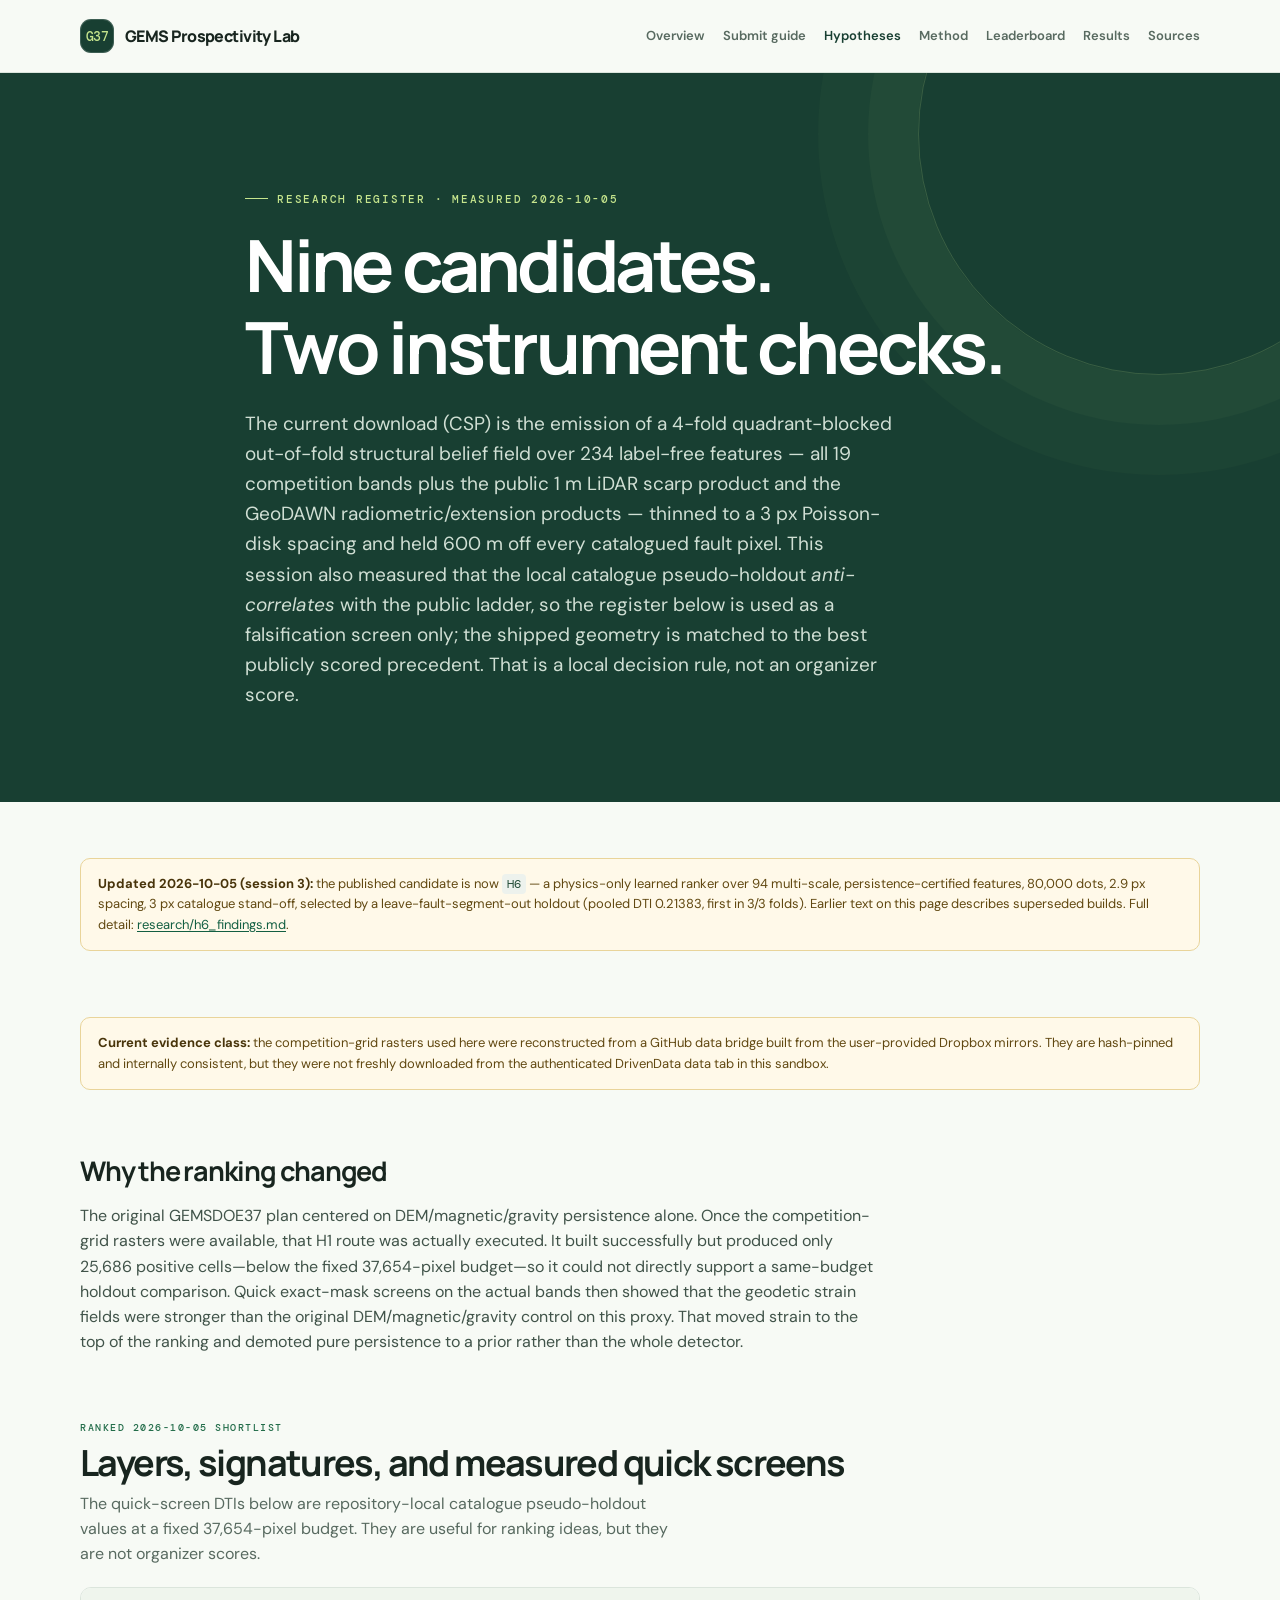
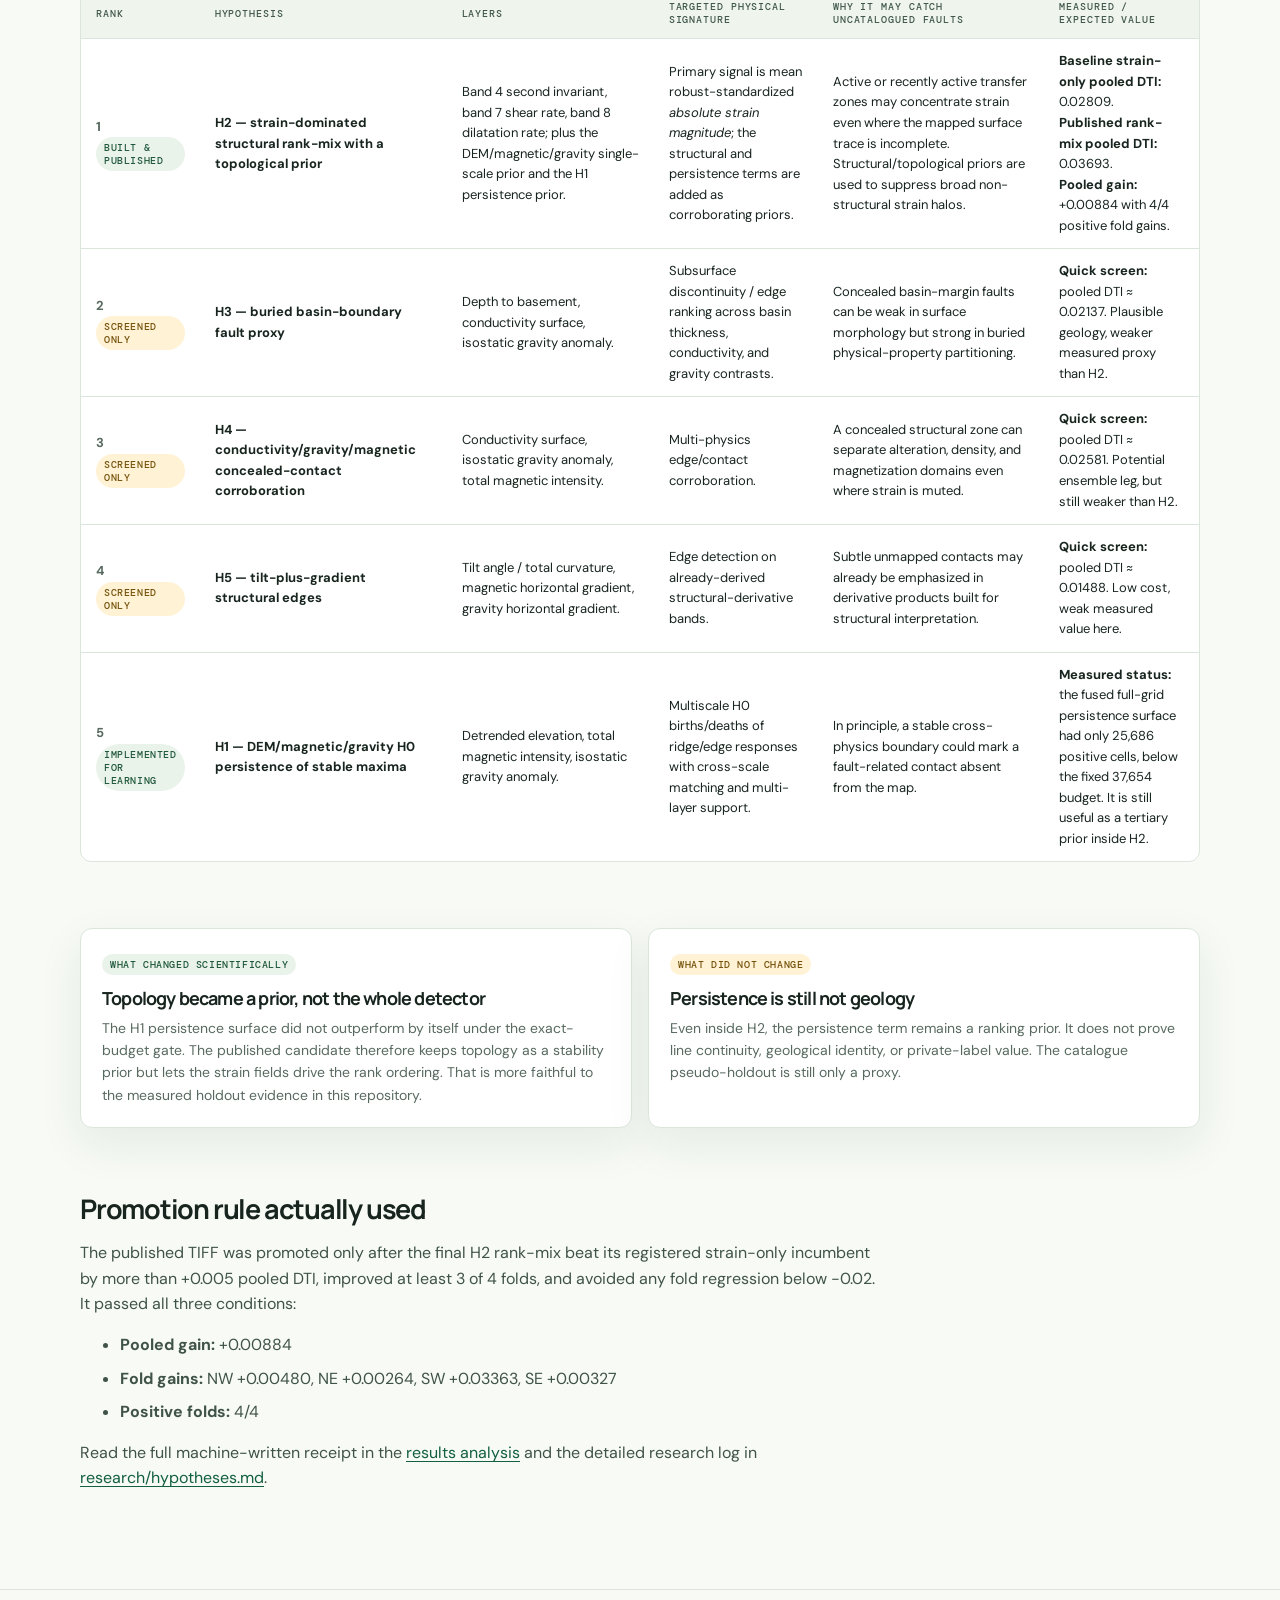
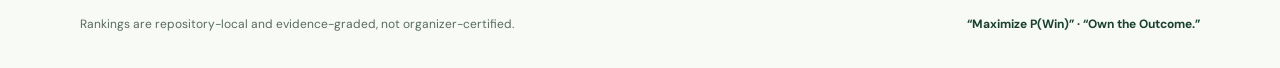
<file: docs/hypotheses.html>
<!doctype html>
<html lang="en">
<head><meta charset="utf-8"><meta name="viewport" content="width=device-width, initial-scale=1"><meta name="description" content="Ranked geological hypotheses, measured quick screens, and the reasoning that produced the current GEMSDOE37 candidate."><title>Ranked Geological Hypotheses — GEMSDOE37</title><link rel="stylesheet" href="assets/site.css"><script defer src="assets/site.js"></script></head>
<body>
<header class="site-header"><div class="container header-inner"><a class="brand" href="index.html"><span class="brand-mark">G37</span><span>GEMS Prospectivity Lab</span></a><button class="menu-toggle" type="button" aria-expanded="false" aria-controls="main-nav">Menu</button><nav id="main-nav" class="nav" aria-label="Main navigation"><a href="index.html">Overview</a><a href="executive-summary.html">Submit guide</a><a href="hypotheses.html">Hypotheses</a><a href="method.html">Method</a><a href="leaderboard.html">Leaderboard</a><a href="results-analysis.html">Results</a><a href="sources.html">Sources</a></nav></div></header>
<section class="hero"><div class="container hero-inner"><span class="eyebrow">Research register · measured 2026-10-05</span><h1>Nine candidates.<br>Two instrument checks.</h1><p>The current download (CSP) is the emission of a 4-fold quadrant-blocked out-of-fold structural belief field over 234 label-free features — all 19 competition bands plus the public 1 m LiDAR scarp product and the GeoDAWN radiometric/extension products — thinned to a 3 px Poisson-disk spacing and held 600 m off every catalogued fault pixel. This session also measured that the local catalogue pseudo-holdout <em>anti-correlates</em> with the public ladder, so the register below is used as a falsification screen only; the shipped geometry is matched to the best publicly scored precedent. That is a local decision rule, not an organizer score.</p></div></section>
<main class="container">
<div class="notice" style="margin:18px 0"><strong>Updated 2026-10-05 (session 3):</strong> the published candidate is now <code>H6</code> — a physics-only learned ranker over 94 multi-scale, persistence-certified features, 80,000 dots, 2.9&nbsp;px spacing, 3&nbsp;px catalogue stand-off, selected by a leave-fault-segment-out holdout (pooled DTI 0.21383, first in 3/3 folds). Earlier text on this page describes superseded builds. Full detail: <a href="https://github.com/buffedlizard55-lab/GEMSDOE37/blob/main/research/h6_findings.md">research/h6_findings.md</a>.</div>
  <section class="section"><div class="notice"><strong>Current evidence class:</strong> the competition-grid rasters used here were reconstructed from a GitHub data bridge built from the user-provided Dropbox mirrors. They are hash-pinned and internally consistent, but they were not freshly downloaded from the authenticated DrivenData data tab in this sandbox.</div></section>
  <section class="section content"><h2>Why the ranking changed</h2><p>The original GEMSDOE37 plan centered on DEM/magnetic/gravity persistence alone. Once the competition-grid rasters were available, that H1 route was actually executed. It built successfully but produced only 25,686 positive cells—below the fixed 37,654-pixel budget—so it could not directly support a same-budget holdout comparison. Quick exact-mask screens on the actual bands then showed that the geodetic strain fields were stronger than the original DEM/magnetic/gravity control on this proxy. That moved strain to the top of the ranking and demoted pure persistence to a prior rather than the whole detector.</p></section>
  <section class="section" aria-labelledby="rank-table"><div class="section-heading"><div><span class="section-kicker">Ranked 2026-10-05 shortlist</span><h2 id="rank-table">Layers, signatures, and measured quick screens</h2><p>The quick-screen DTIs below are repository-local catalogue pseudo-holdout values at a fixed 37,654-pixel budget. They are useful for ranking ideas, but they are not organizer scores.</p></div></div>
    <div class="table-wrap"><table><thead><tr><th>Rank</th><th>Hypothesis</th><th>Layers</th><th>Targeted physical signature</th><th>Why it may catch uncatalogued faults</th><th>Measured / expected value</th></tr></thead><tbody>
      <tr><td class="rank"><strong>1</strong><br><span class="badge">Built & published</span></td><td><strong>H2 — strain-dominated structural rank-mix with a topological prior</strong></td><td>Band 4 second invariant, band 7 shear rate, band 8 dilatation rate; plus the DEM/magnetic/gravity single-scale prior and the H1 persistence prior.</td><td>Primary signal is mean robust-standardized <em>absolute strain magnitude</em>; the structural and persistence terms are added as corroborating priors.</td><td>Active or recently active transfer zones may concentrate strain even where the mapped surface trace is incomplete. Structural/topological priors are used to suppress broad non-structural strain halos.</td><td><strong>Baseline strain-only pooled DTI:</strong> 0.02809.<br><strong>Published rank-mix pooled DTI:</strong> 0.03693.<br><strong>Pooled gain:</strong> +0.00884 with 4/4 positive fold gains.</td></tr>
      <tr><td class="rank"><strong>2</strong><br><span class="badge badge-amber">Screened only</span></td><td><strong>H3 — buried basin-boundary fault proxy</strong></td><td>Depth to basement, conductivity surface, isostatic gravity anomaly.</td><td>Subsurface discontinuity / edge ranking across basin thickness, conductivity, and gravity contrasts.</td><td>Concealed basin-margin faults can be weak in surface morphology but strong in buried physical-property partitioning.</td><td><strong>Quick screen:</strong> pooled DTI ≈ 0.02137. Plausible geology, weaker measured proxy than H2.</td></tr>
      <tr><td class="rank"><strong>3</strong><br><span class="badge badge-amber">Screened only</span></td><td><strong>H4 — conductivity/gravity/magnetic concealed-contact corroboration</strong></td><td>Conductivity surface, isostatic gravity anomaly, total magnetic intensity.</td><td>Multi-physics edge/contact corroboration.</td><td>A concealed structural zone can separate alteration, density, and magnetization domains even where strain is muted.</td><td><strong>Quick screen:</strong> pooled DTI ≈ 0.02581. Potential ensemble leg, but still weaker than H2.</td></tr>
      <tr><td class="rank"><strong>4</strong><br><span class="badge badge-amber">Screened only</span></td><td><strong>H5 — tilt-plus-gradient structural edges</strong></td><td>Tilt angle / total curvature, magnetic horizontal gradient, gravity horizontal gradient.</td><td>Edge detection on already-derived structural-derivative bands.</td><td>Subtle unmapped contacts may already be emphasized in derivative products built for structural interpretation.</td><td><strong>Quick screen:</strong> pooled DTI ≈ 0.01488. Low cost, weak measured value here.</td></tr>
      <tr><td class="rank"><strong>5</strong><br><span class="badge">Implemented for learning</span></td><td><strong>H1 — DEM/magnetic/gravity H0 persistence of stable maxima</strong></td><td>Detrended elevation, total magnetic intensity, isostatic gravity anomaly.</td><td>Multiscale H0 births/deaths of ridge/edge responses with cross-scale matching and multi-layer support.</td><td>In principle, a stable cross-physics boundary could mark a fault-related contact absent from the map.</td><td><strong>Measured status:</strong> the fused full-grid persistence surface had only 25,686 positive cells, below the fixed 37,654 budget. It is still useful as a tertiary prior inside H2.</td></tr>
    </tbody></table></div>
  </section>
  <section class="section grid grid-2"><article class="card"><span class="badge">What changed scientifically</span><h3 style="margin-top:12px">Topology became a prior, not the whole detector</h3><p>The H1 persistence surface did not outperform by itself under the exact-budget gate. The published candidate therefore keeps topology as a stability prior but lets the strain fields drive the rank ordering. That is more faithful to the measured holdout evidence in this repository.</p></article><article class="card"><span class="badge badge-amber">What did not change</span><h3 style="margin-top:12px">Persistence is still not geology</h3><p>Even inside H2, the persistence term remains a ranking prior. It does not prove line continuity, geological identity, or private-label value. The catalogue pseudo-holdout is still only a proxy.</p></article></section>
  <section class="section content"><h2>Promotion rule actually used</h2><p>The published TIFF was promoted only after the final H2 rank-mix beat its registered strain-only incumbent by more than +0.005 pooled DTI, improved at least 3 of 4 folds, and avoided any fold regression below −0.02. It passed all three conditions:</p><ul><li><strong>Pooled gain:</strong> +0.00884</li><li><strong>Fold gains:</strong> NW +0.00480, NE +0.00264, SW +0.03363, SE +0.00327</li><li><strong>Positive folds:</strong> 4/4</li></ul><p>Read the full machine-written receipt in the <a href="results-analysis.html">results analysis</a> and the detailed research log in <a href="https://github.com/buffedlizard55-lab/GEMSDOE37/blob/main/research/hypotheses.md" rel="noopener">research/hypotheses.md</a>.</p></section>
</main>
<footer class="footer"><div class="container footer-inner"><span>Rankings are repository-local and evidence-graded, not organizer-certified.</span><span class="values">“Maximize P(Win)” · “Own the Outcome.”</span></div></footer>
</body>
</html>
</file>
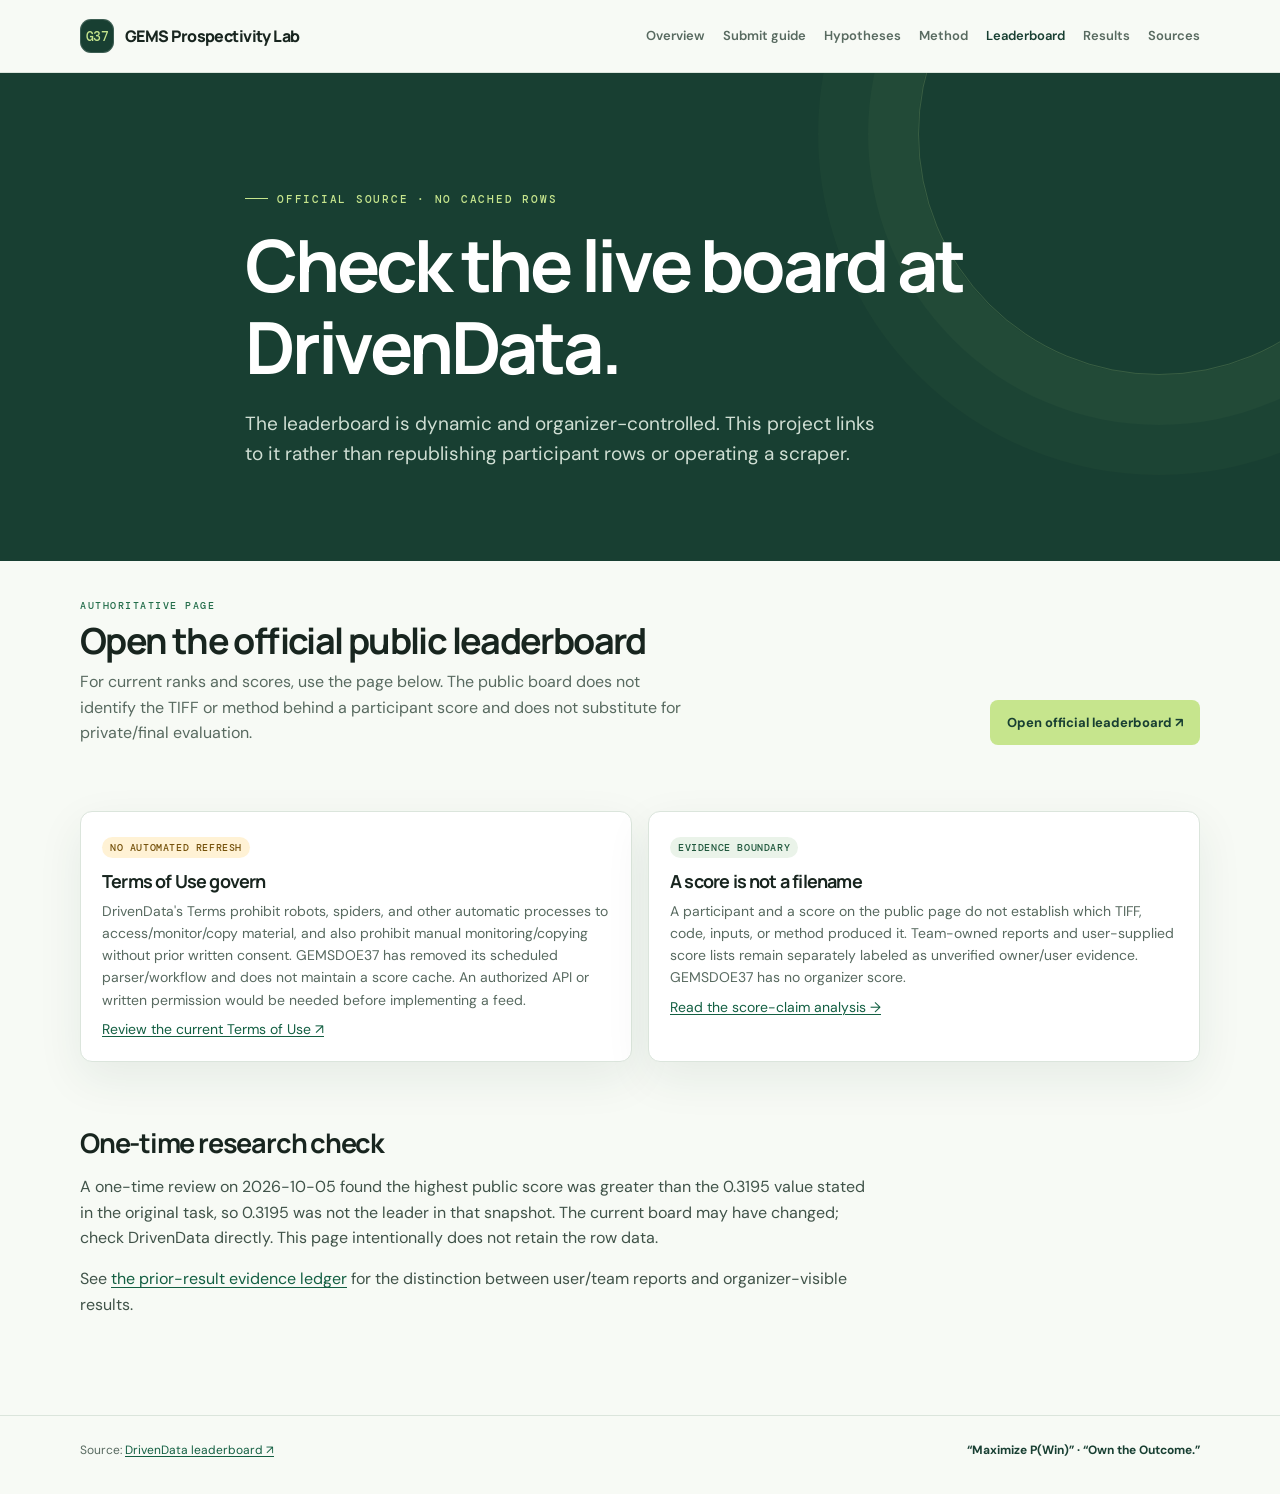
<file: docs/leaderboard.html>
<!doctype html>
<html lang="en">
<head><meta charset="utf-8"><meta name="viewport" content="width=device-width, initial-scale=1"><meta name="description" content="Official link and access policy for the dynamic DOE GEMS leaderboard."><title>Official Leaderboard Link — GEMSDOE37</title><link rel="stylesheet" href="assets/site.css"><script defer src="assets/site.js"></script></head>
<body>
<header class="site-header"><div class="container header-inner"><a class="brand" href="index.html"><span class="brand-mark">G37</span><span>GEMS Prospectivity Lab</span></a><button class="menu-toggle" type="button" aria-expanded="false" aria-controls="main-nav">Menu</button><nav id="main-nav" class="nav" aria-label="Main navigation"><a href="index.html">Overview</a><a href="executive-summary.html">Submit guide</a><a href="hypotheses.html">Hypotheses</a><a href="method.html">Method</a><a href="leaderboard.html">Leaderboard</a><a href="results-analysis.html">Results</a><a href="sources.html">Sources</a></nav></div></header>
<section class="hero"><div class="container hero-inner"><span class="eyebrow">Official source · no cached rows</span><h1>Check the live board at DrivenData.</h1><p>The leaderboard is dynamic and organizer-controlled. This project links to it rather than republishing participant rows or operating a scraper.</p></div></section>
<main class="container">
  <section class="section"><div class="section-heading"><div><span class="section-kicker">Authoritative page</span><h2>Open the official public leaderboard</h2><p>For current ranks and scores, use the page below. The public board does not identify the TIFF or method behind a participant score and does not substitute for private/final evaluation.</p></div><a class="btn btn-primary" href="https://www.drivendata.org/competitions/306/competition-doe-gems/leaderboard/" rel="noopener">Open official leaderboard ↗</a></div></section>
  <section class="section grid grid-2"><article class="card"><span class="badge badge-amber">No automated refresh</span><h3 style="margin-top:12px">Terms of Use govern</h3><p>DrivenData's Terms prohibit robots, spiders, and other automatic processes to access/monitor/copy material, and also prohibit manual monitoring/copying without prior written consent. GEMSDOE37 has removed its scheduled parser/workflow and does not maintain a score cache. An authorized API or written permission would be needed before implementing a feed.</p><p><a href="https://www.drivendata.org/termsofuse/" rel="noopener">Review the current Terms of Use ↗</a></p></article><article class="card"><span class="badge">Evidence boundary</span><h3 style="margin-top:12px">A score is not a filename</h3><p>A participant and a score on the public page do not establish which TIFF, code, inputs, or method produced it. Team-owned reports and user-supplied score lists remain separately labeled as unverified owner/user evidence. GEMSDOE37 has no organizer score.</p><p><a href="results-analysis.html">Read the score-claim analysis →</a></p></article></section>
  <section class="section content"><h2>One-time research check</h2><p>A one-time review on 2026-10-05 found the highest public score was greater than the 0.3195 value stated in the original task, so 0.3195 was not the leader in that snapshot. The current board may have changed; check DrivenData directly. This page intentionally does not retain the row data.</p><p>See <a href="https://github.com/buffedlizard55-lab/GEMSDOE37/blob/main/research/prior_results.md" rel="noopener">the prior-result evidence ledger</a> for the distinction between user/team reports and organizer-visible results.</p></section>
</main>
<footer class="footer"><div class="container footer-inner"><span>Source: <a href="https://www.drivendata.org/competitions/306/competition-doe-gems/leaderboard/" rel="noopener">DrivenData leaderboard ↗</a></span><span class="values">“Maximize P(Win)” · “Own the Outcome.”</span></div></footer>
</body>
</html>
</file>
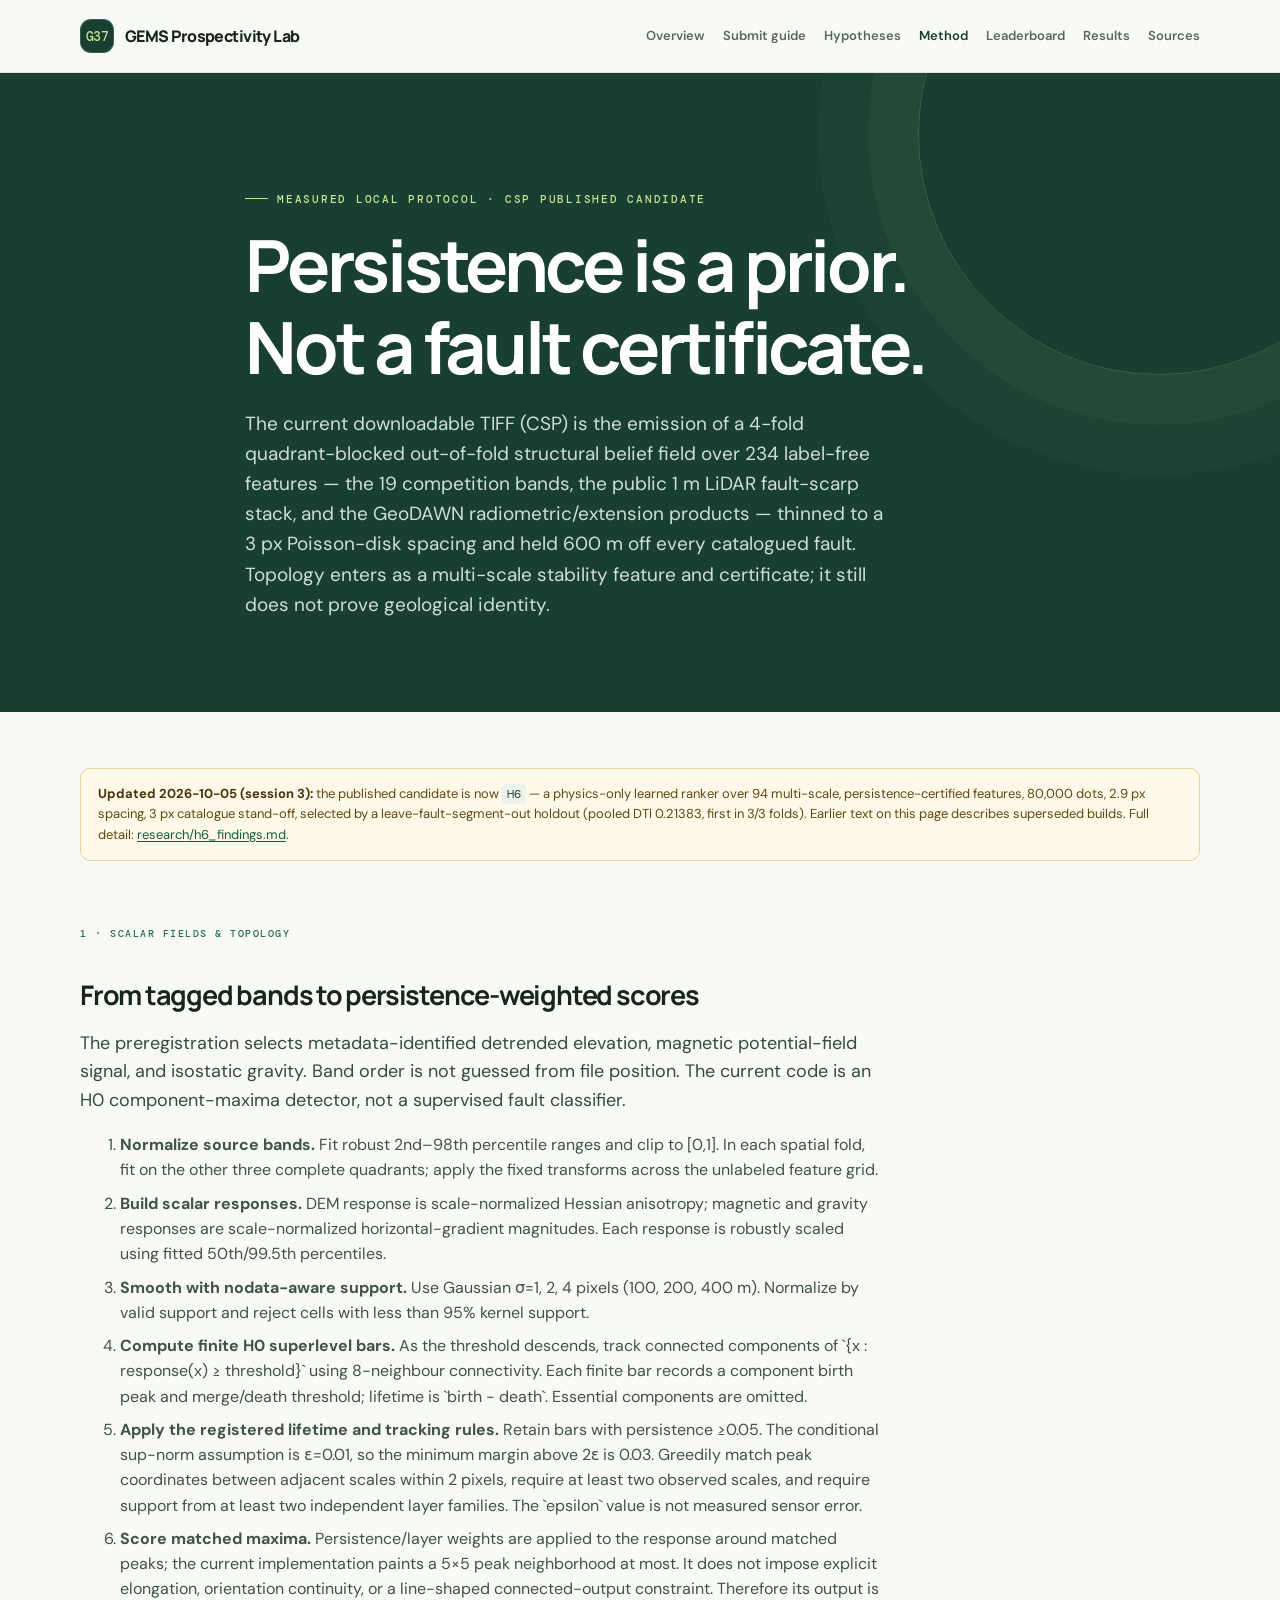
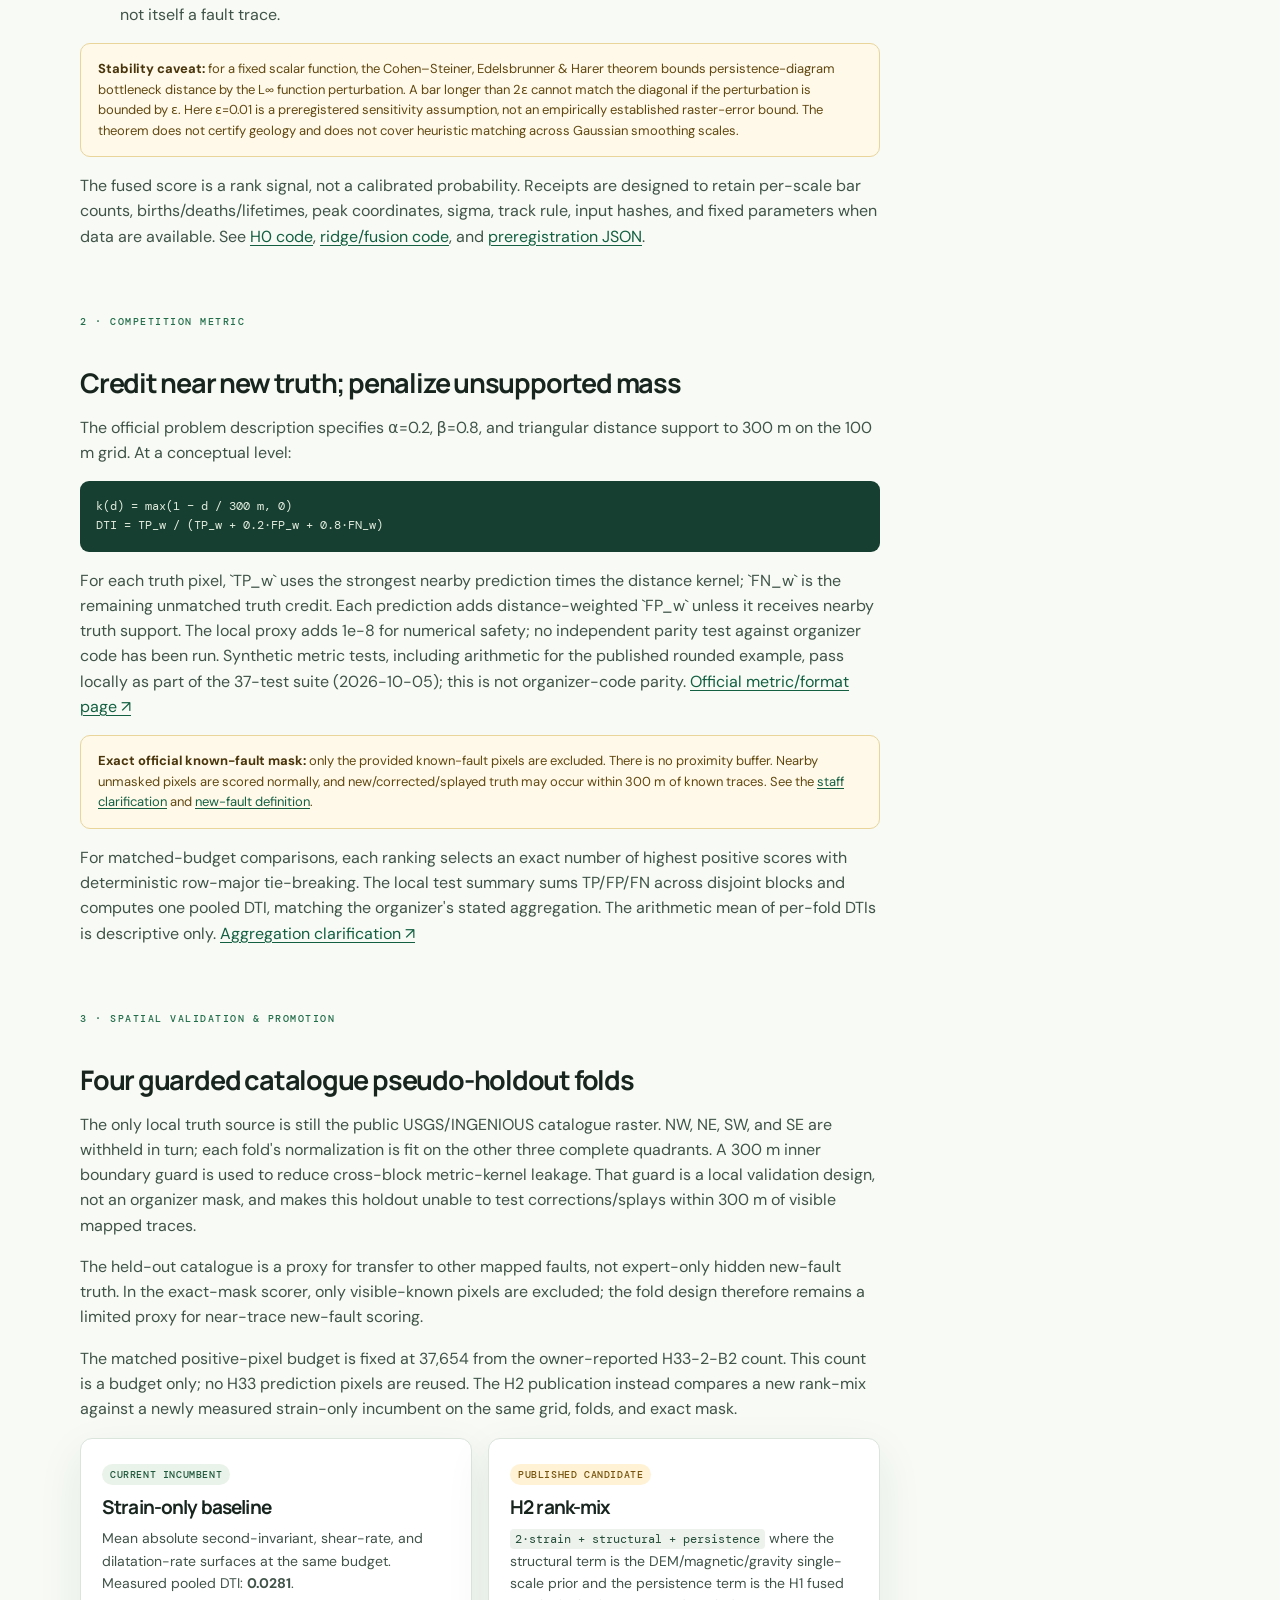
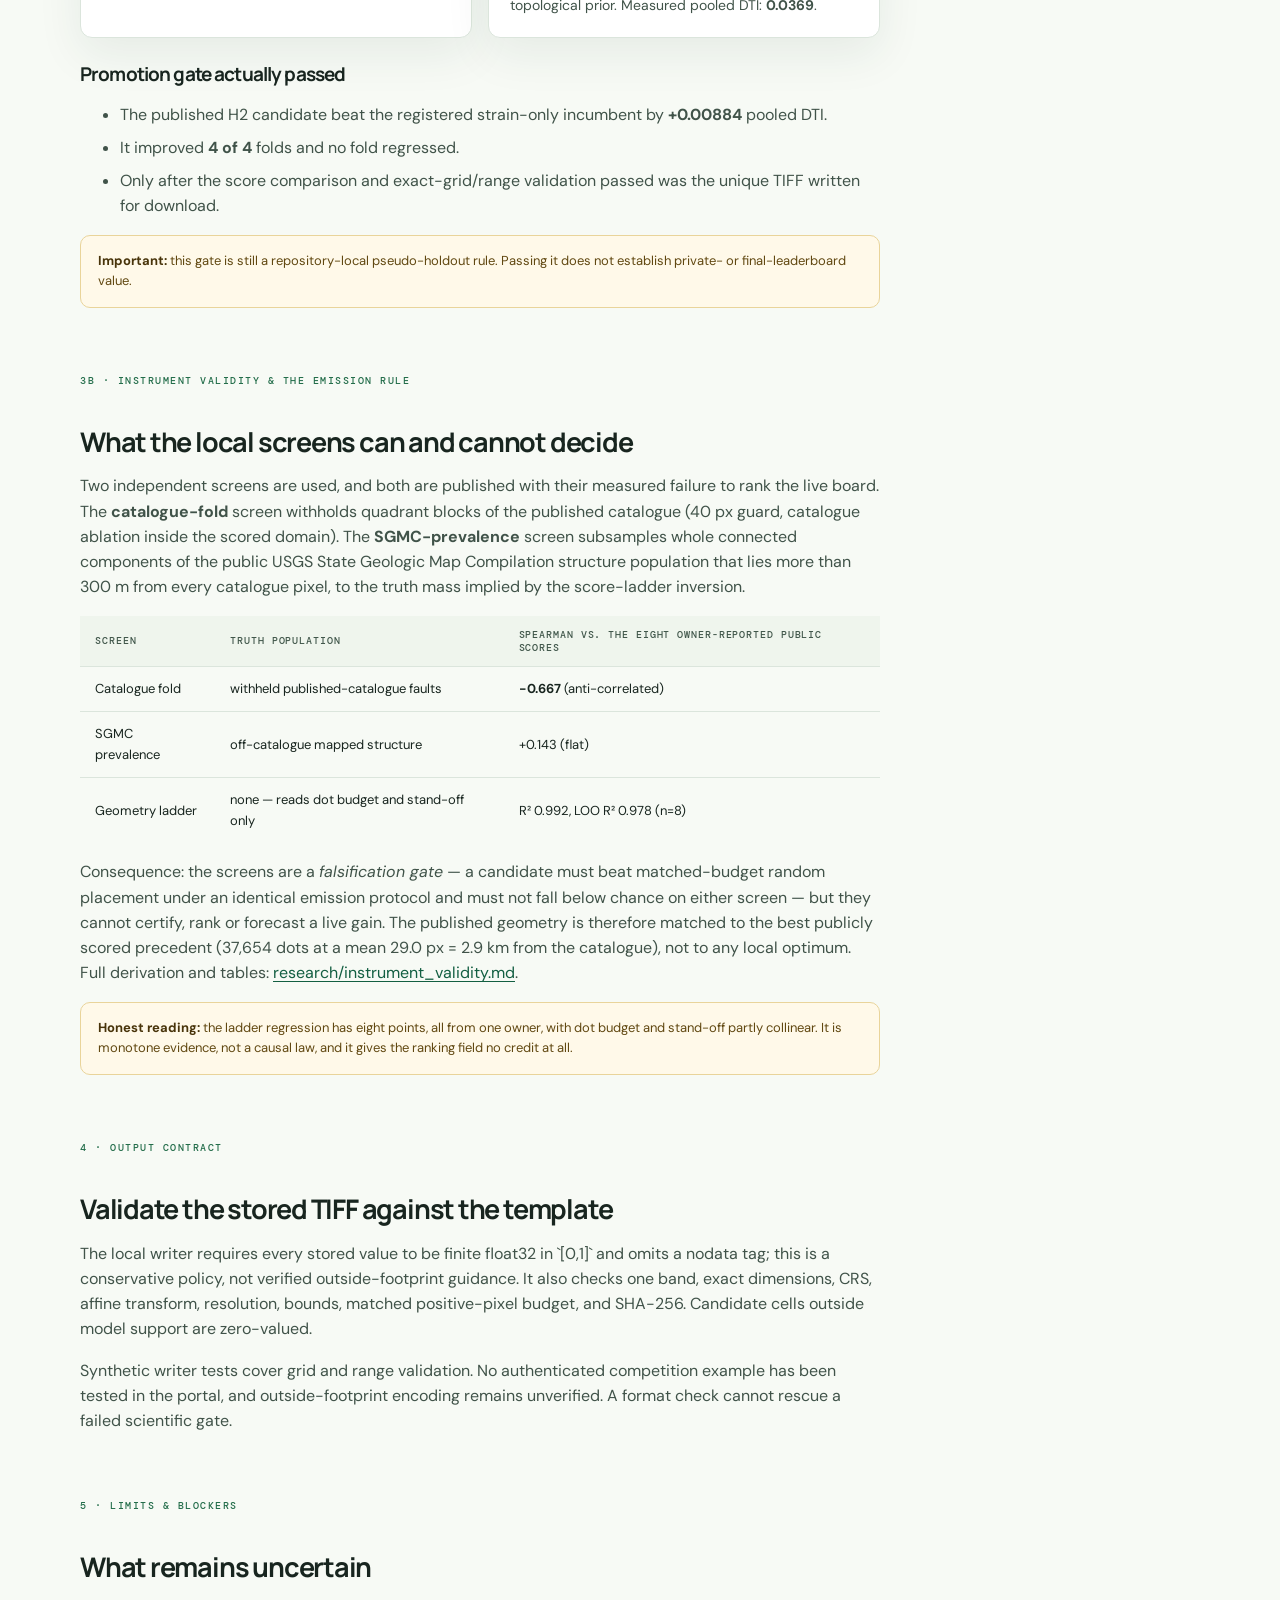
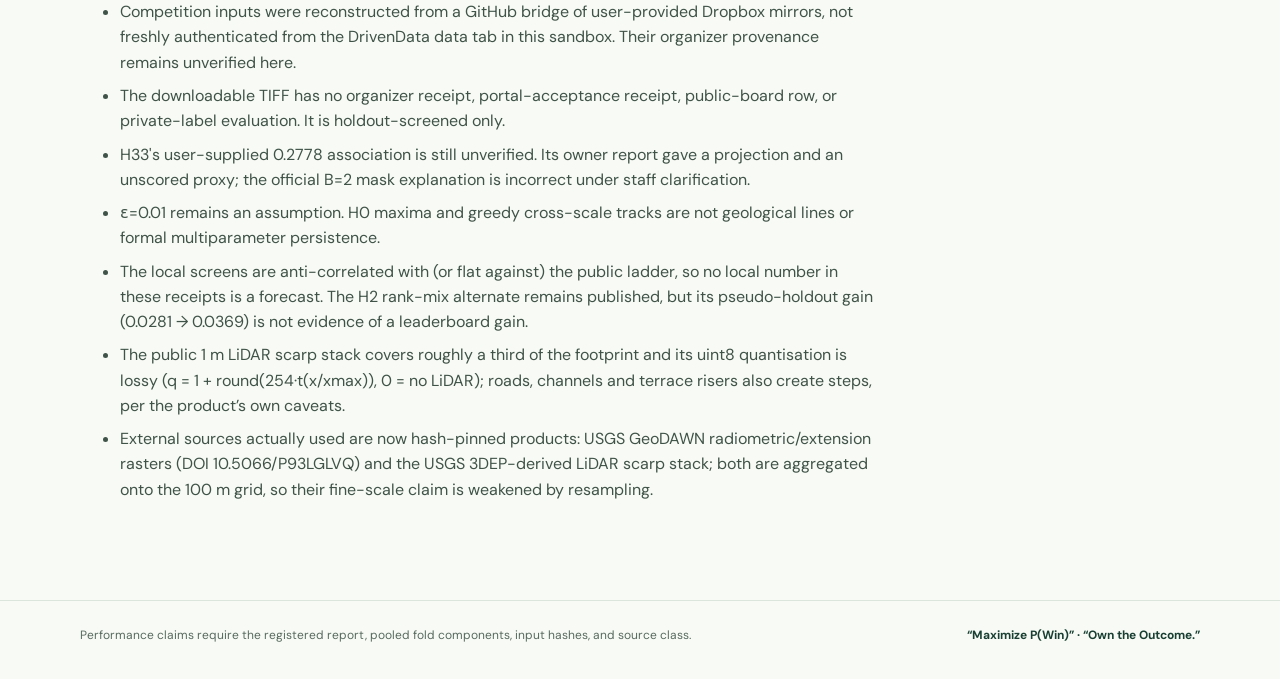
<file: docs/method.html>
<!doctype html>
<html lang="en">
<head><meta charset="utf-8"><meta name="viewport" content="width=device-width, initial-scale=1"><meta name="description" content="Precisely stated H0 persistence method, official score mask, pooled spatial holdout, and GeoTIFF output checks."><title>Method & Validation — GEMSDOE37</title><link rel="stylesheet" href="assets/site.css"><script defer src="assets/site.js"></script></head>
<body>
<header class="site-header"><div class="container header-inner"><a class="brand" href="index.html"><span class="brand-mark">G37</span><span>GEMS Prospectivity Lab</span></a><button class="menu-toggle" type="button" aria-expanded="false" aria-controls="main-nav">Menu</button><nav id="main-nav" class="nav" aria-label="Main navigation"><a href="index.html">Overview</a><a href="executive-summary.html">Submit guide</a><a href="hypotheses.html">Hypotheses</a><a href="method.html">Method</a><a href="leaderboard.html">Leaderboard</a><a href="results-analysis.html">Results</a><a href="sources.html">Sources</a></nav></div></header>
<section class="hero"><div class="container hero-inner"><span class="eyebrow">Measured local protocol · CSP published candidate</span><h1>Persistence is a prior.<br>Not a fault certificate.</h1><p>The current downloadable TIFF (CSP) is the emission of a 4-fold quadrant-blocked out-of-fold structural belief field over 234 label-free features — the 19 competition bands, the public 1 m LiDAR fault-scarp stack, and the GeoDAWN radiometric/extension products — thinned to a 3 px Poisson-disk spacing and held 600 m off every catalogued fault. Topology enters as a multi-scale stability feature and certificate; it still does not prove geological identity.</p></div></section>
<main class="container">
<div class="notice" style="margin:18px 0"><strong>Updated 2026-10-05 (session 3):</strong> the published candidate is now <code>H6</code> — a physics-only learned ranker over 94 multi-scale, persistence-certified features, 80,000 dots, 2.9&nbsp;px spacing, 3&nbsp;px catalogue stand-off, selected by a leave-fault-segment-out holdout (pooled DTI 0.21383, first in 3/3 folds). Earlier text on this page describes superseded builds. Full detail: <a href="https://github.com/buffedlizard55-lab/GEMSDOE37/blob/main/research/h6_findings.md">research/h6_findings.md</a>.</div>
  <section id="persistence" class="section content"><span class="section-kicker">1 · Scalar fields & topology</span><h2>From tagged bands to persistence-weighted scores</h2><p class="lead">The preregistration selects metadata-identified detrended elevation, magnetic potential-field signal, and isostatic gravity. Band order is not guessed from file position. The current code is an H0 component-maxima detector, not a supervised fault classifier.</p>
    <ol><li><strong>Normalize source bands.</strong> Fit robust 2nd–98th percentile ranges and clip to [0,1]. In each spatial fold, fit on the other three complete quadrants; apply the fixed transforms across the unlabeled feature grid.</li><li><strong>Build scalar responses.</strong> DEM response is scale-normalized Hessian anisotropy; magnetic and gravity responses are scale-normalized horizontal-gradient magnitudes. Each response is robustly scaled using fitted 50th/99.5th percentiles.</li><li><strong>Smooth with nodata-aware support.</strong> Use Gaussian σ=1, 2, 4 pixels (100, 200, 400 m). Normalize by valid support and reject cells with less than 95% kernel support.</li><li><strong>Compute finite H0 superlevel bars.</strong> As the threshold descends, track connected components of `{x : response(x) ≥ threshold}` using 8-neighbour connectivity. Each finite bar records a component birth peak and merge/death threshold; lifetime is `birth − death`. Essential components are omitted.</li><li><strong>Apply the registered lifetime and tracking rules.</strong> Retain bars with persistence ≥0.05. The conditional sup-norm assumption is ε=0.01, so the minimum margin above 2ε is 0.03. Greedily match peak coordinates between adjacent scales within 2 pixels, require at least two observed scales, and require support from at least two independent layer families. The `epsilon` value is not measured sensor error.</li><li><strong>Score matched maxima.</strong> Persistence/layer weights are applied to the response around matched peaks; the current implementation paints a 5×5 peak neighborhood at most. It does not impose explicit elongation, orientation continuity, or a line-shaped connected-output constraint. Therefore its output is not itself a fault trace.</li></ol>
    <div class="notice"><strong>Stability caveat:</strong> for a fixed scalar function, the Cohen–Steiner, Edelsbrunner &amp; Harer theorem bounds persistence-diagram bottleneck distance by the L∞ function perturbation. A bar longer than 2ε cannot match the diagonal if the perturbation is bounded by ε. Here ε=0.01 is a preregistered sensitivity assumption, not an empirically established raster-error bound. The theorem does not certify geology and does not cover heuristic matching across Gaussian smoothing scales.</div>
    <p>The fused score is a rank signal, not a calibrated probability. Receipts are designed to retain per-scale bar counts, births/deaths/lifetimes, peak coordinates, sigma, track rule, input hashes, and fixed parameters when data are available. See <a href="https://github.com/buffedlizard55-lab/GEMSDOE37/blob/main/gemsdoe37/topology.py" rel="noopener">H0 code</a>, <a href="https://github.com/buffedlizard55-lab/GEMSDOE37/blob/main/gemsdoe37/ridge.py" rel="noopener">ridge/fusion code</a>, and <a href="https://github.com/buffedlizard55-lab/GEMSDOE37/blob/main/research/preregistration.json" rel="noopener">preregistration JSON</a>.</p>
  </section>
  <section class="section content"><span class="section-kicker">2 · Competition metric</span><h2>Credit near new truth; penalize unsupported mass</h2><p>The official problem description specifies α=0.2, β=0.8, and triangular distance support to 300 m on the 100 m grid. At a conceptual level:</p>
    <pre><code>k(d) = max(1 − d / 300 m, 0)
DTI = TP_w / (TP_w + 0.2·FP_w + 0.8·FN_w)</code></pre>
    <p>For each truth pixel, `TP_w` uses the strongest nearby prediction times the distance kernel; `FN_w` is the remaining unmatched truth credit. Each prediction adds distance-weighted `FP_w` unless it receives nearby truth support. The local proxy adds 1e-8 for numerical safety; no independent parity test against organizer code has been run. Synthetic metric tests, including arithmetic for the published rounded example, pass locally as part of the 37-test suite (2026-10-05); this is not organizer-code parity. <a href="https://www.drivendata.org/competitions/306/competition-doe-gems/page/967/" rel="noopener">Official metric/format page ↗</a></p>
    <div class="notice"><strong>Exact official known-fault mask:</strong> only the provided known-fault pixels are excluded. There is no proximity buffer. Nearby unmasked pixels are scored normally, and new/corrected/splayed truth may occur within 300 m of known traces. See the <a href="https://community.drivendata.org/t/scoring-clarification-are-known-usgs-ingenious-faults-masked-when-scoring-and-are-they-in-the-final-round-label-set/11516/4" rel="noopener">staff clarification</a> and <a href="https://community.drivendata.org/t/where-do-you-draw-the-line/11536/2" rel="noopener">new-fault definition</a>.</div>
    <p>For matched-budget comparisons, each ranking selects an exact number of highest positive scores with deterministic row-major tie-breaking. The local test summary sums TP/FP/FN across disjoint blocks and computes one pooled DTI, matching the organizer's stated aggregation. The arithmetic mean of per-fold DTIs is descriptive only. <a href="https://community.drivendata.org/t/leaderboard-aggregation-pooled-over-public-test-pixels-or-mean-of-per-chunk-scores/11550/2" rel="noopener">Aggregation clarification ↗</a></p>
  </section>
  <section id="holdout" class="section content"><span class="section-kicker">3 · Spatial validation & promotion</span><h2>Four guarded catalogue pseudo-holdout folds</h2><p>The only local truth source is still the public USGS/INGENIOUS catalogue raster. NW, NE, SW, and SE are withheld in turn; each fold's normalization is fit on the other three complete quadrants. A 300 m inner boundary guard is used to reduce cross-block metric-kernel leakage. That guard is a local validation design, not an organizer mask, and makes this holdout unable to test corrections/splays within 300 m of visible mapped traces.</p>
    <p>The held-out catalogue is a proxy for transfer to other mapped faults, not expert-only hidden new-fault truth. In the exact-mask scorer, only visible-known pixels are excluded; the fold design therefore remains a limited proxy for near-trace new-fault scoring.</p>
    <p>The matched positive-pixel budget is fixed at 37,654 from the owner-reported H33-2-B2 count. This count is a budget only; no H33 prediction pixels are reused. The H2 publication instead compares a new rank-mix against a newly measured strain-only incumbent on the same grid, folds, and exact mask.</p>
    <div class="grid grid-2"><div class="card"><span class="badge">Current incumbent</span><h3 style="margin-top:12px">Strain-only baseline</h3><p>Mean absolute second-invariant, shear-rate, and dilatation-rate surfaces at the same budget. Measured pooled DTI: <strong>0.0281</strong>.</p></div><div class="card"><span class="badge badge-amber">Published candidate</span><h3 style="margin-top:12px">H2 rank-mix</h3><p><code>2·strain + structural + persistence</code> where the structural term is the DEM/magnetic/gravity single-scale prior and the persistence term is the H1 fused topological prior. Measured pooled DTI: <strong>0.0369</strong>.</p></div></div>
    <h3>Promotion gate actually passed</h3><ul><li>The published H2 candidate beat the registered strain-only incumbent by <strong>+0.00884</strong> pooled DTI.</li><li>It improved <strong>4 of 4</strong> folds and no fold regressed.</li><li>Only after the score comparison and exact-grid/range validation passed was the unique TIFF written for download.</li></ul>
    <div class="notice"><strong>Important:</strong> this gate is still a repository-local pseudo-holdout rule. Passing it does not establish private- or final-leaderboard value.</div>
  </section>
    <section id="instruments" class="section content"><span class="section-kicker">3b · Instrument validity & the emission rule</span><h2>What the local screens can and cannot decide</h2>
    <p>Two independent screens are used, and both are published with their measured failure to rank the live board. The <strong>catalogue-fold</strong> screen withholds quadrant blocks of the published catalogue (40 px guard, catalogue ablation inside the scored domain). The <strong>SGMC-prevalence</strong> screen subsamples whole connected components of the public USGS State Geologic Map Compilation structure population that lies more than 300 m from every catalogue pixel, to the truth mass implied by the score-ladder inversion.</p>
    <table><thead><tr><th>Screen</th><th>Truth population</th><th>Spearman vs. the eight owner-reported public scores</th></tr></thead><tbody>
      <tr><td>Catalogue fold</td><td>withheld published-catalogue faults</td><td><strong>&minus;0.667</strong> (anti-correlated)</td></tr>
      <tr><td>SGMC prevalence</td><td>off-catalogue mapped structure</td><td>+0.143 (flat)</td></tr>
      <tr><td>Geometry ladder</td><td>none — reads dot budget and stand-off only</td><td>R² 0.992, LOO R² 0.978 (n=8)</td></tr>
    </tbody></table>
    <p>Consequence: the screens are a <em>falsification gate</em> — a candidate must beat matched-budget random placement under an identical emission protocol and must not fall below chance on either screen — but they cannot certify, rank or forecast a live gain. The published geometry is therefore matched to the best publicly scored precedent (37,654 dots at a mean 29.0 px = 2.9 km from the catalogue), not to any local optimum. Full derivation and tables: <a href="https://github.com/buffedlizard55-lab/GEMSDOE37/blob/main/research/instrument_validity.md" rel="noopener">research/instrument_validity.md</a>.</p>
    <div class="notice"><strong>Honest reading:</strong> the ladder regression has eight points, all from one owner, with dot budget and stand-off partly collinear. It is monotone evidence, not a causal law, and it gives the ranking field no credit at all.</div>
  </section>
<section id="format" class="section content"><span class="section-kicker">4 · Output contract</span><h2>Validate the stored TIFF against the template</h2><p>The local writer requires every stored value to be finite float32 in `[0,1]` and omits a nodata tag; this is a conservative policy, not verified outside-footprint guidance. It also checks one band, exact dimensions, CRS, affine transform, resolution, bounds, matched positive-pixel budget, and SHA-256. Candidate cells outside model support are zero-valued.</p><p>Synthetic writer tests cover grid and range validation. No authenticated competition example has been tested in the portal, and outside-footprint encoding remains unverified. A format check cannot rescue a failed scientific gate.</p>
  </section>
  <section id="limits" class="section content"><span class="section-kicker">5 · Limits & blockers</span><h2>What remains uncertain</h2><ul><li>Competition inputs were reconstructed from a GitHub bridge of user-provided Dropbox mirrors, not freshly authenticated from the DrivenData data tab in this sandbox. Their organizer provenance remains unverified here.</li><li>The downloadable TIFF has no organizer receipt, portal-acceptance receipt, public-board row, or private-label evaluation. It is holdout-screened only.</li><li>H33's user-supplied 0.2778 association is still unverified. Its owner report gave a projection and an unscored proxy; the official B=2 mask explanation is incorrect under staff clarification.</li><li>ε=0.01 remains an assumption. H0 maxima and greedy cross-scale tracks are not geological lines or formal multiparameter persistence.</li><li>The local screens are anti-correlated with (or flat against) the public ladder, so no local number in these receipts is a forecast. The H2 rank-mix alternate remains published, but its pseudo-holdout gain (0.0281 → 0.0369) is not evidence of a leaderboard gain.</li><li>The public 1 m LiDAR scarp stack covers roughly a third of the footprint and its uint8 quantisation is lossy (q = 1 + round(254·t(x/xmax)), 0 = no LiDAR); roads, channels and terrace risers also create steps, per the product’s own caveats.</li><li>External sources actually used are now hash-pinned products: USGS GeoDAWN radiometric/extension rasters (DOI 10.5066/P93LGLVQ) and the USGS 3DEP-derived LiDAR scarp stack; both are aggregated onto the 100 m grid, so their fine-scale claim is weakened by resampling.</li></ul></section>
</main>
<footer class="footer"><div class="container footer-inner"><span>Performance claims require the registered report, pooled fold components, input hashes, and source class.</span><span class="values">“Maximize P(Win)” · “Own the Outcome.”</span></div></footer>
</body>
</html>
</file>
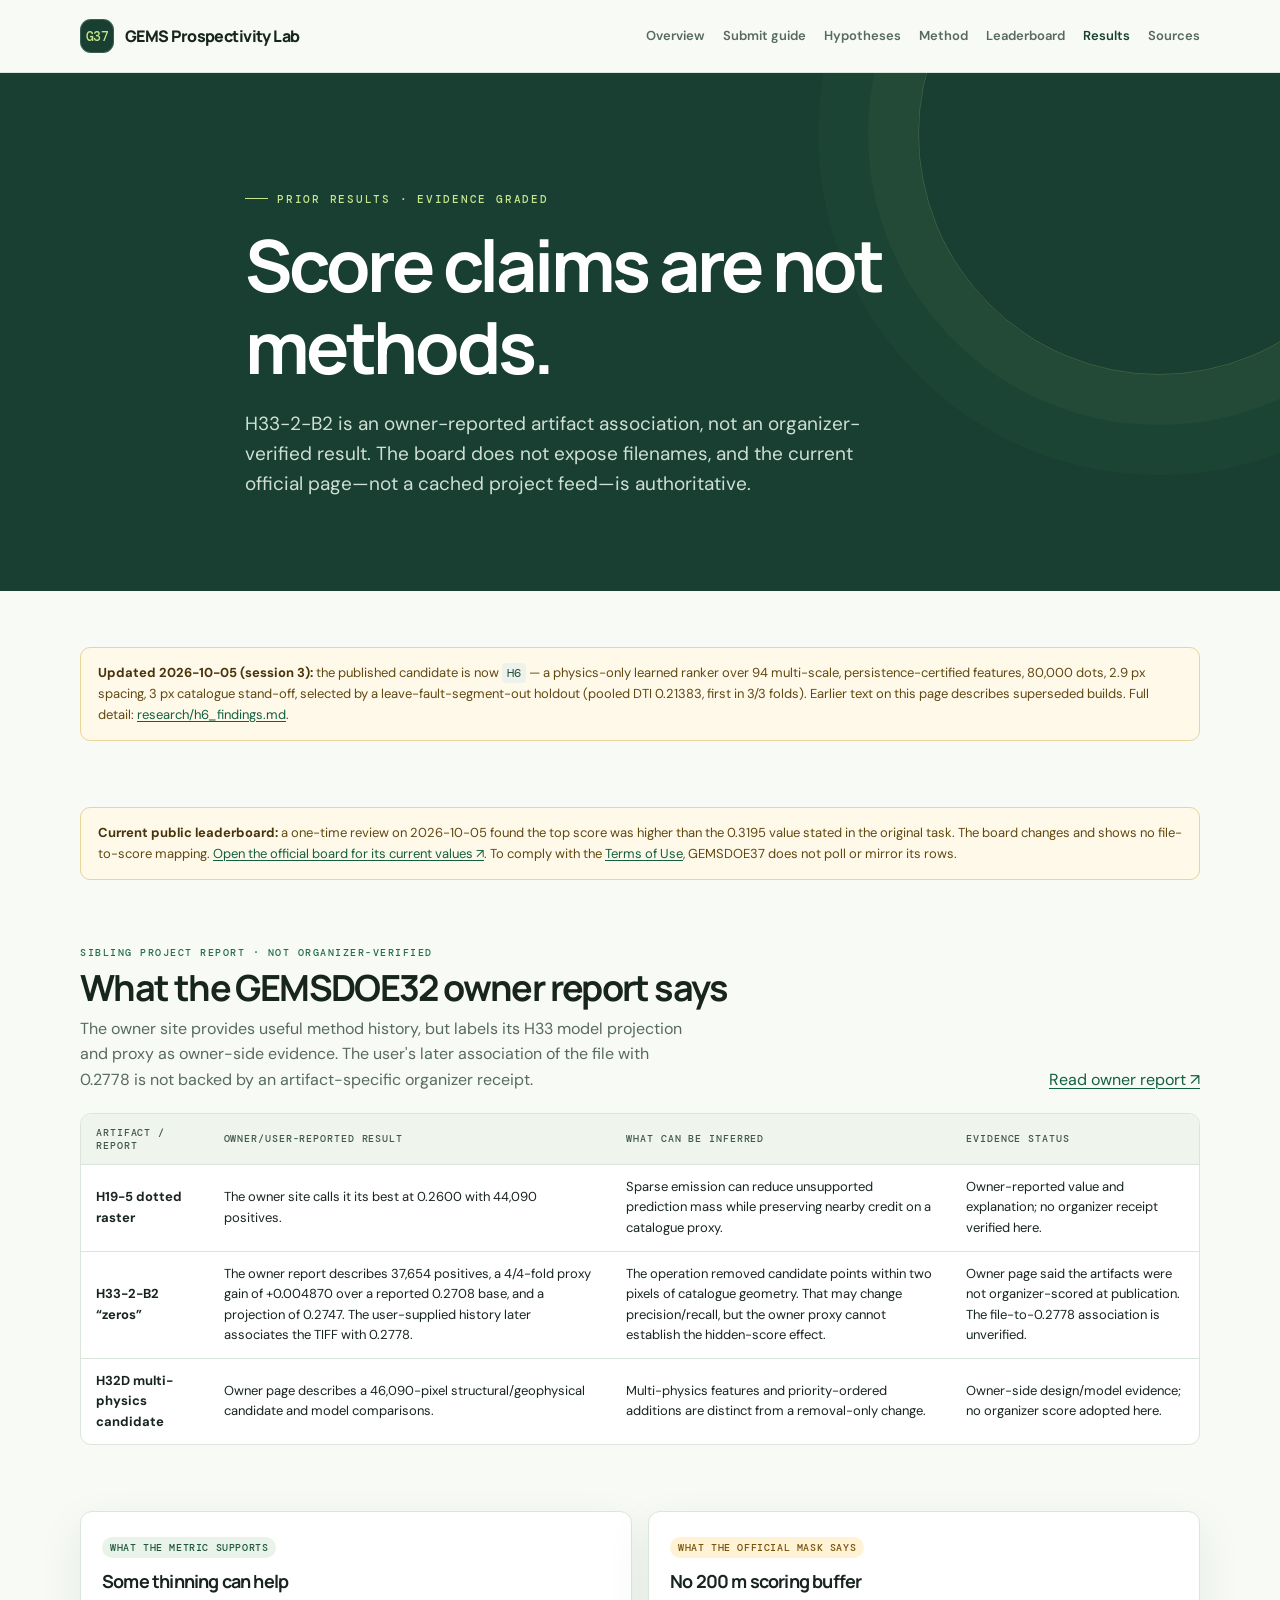
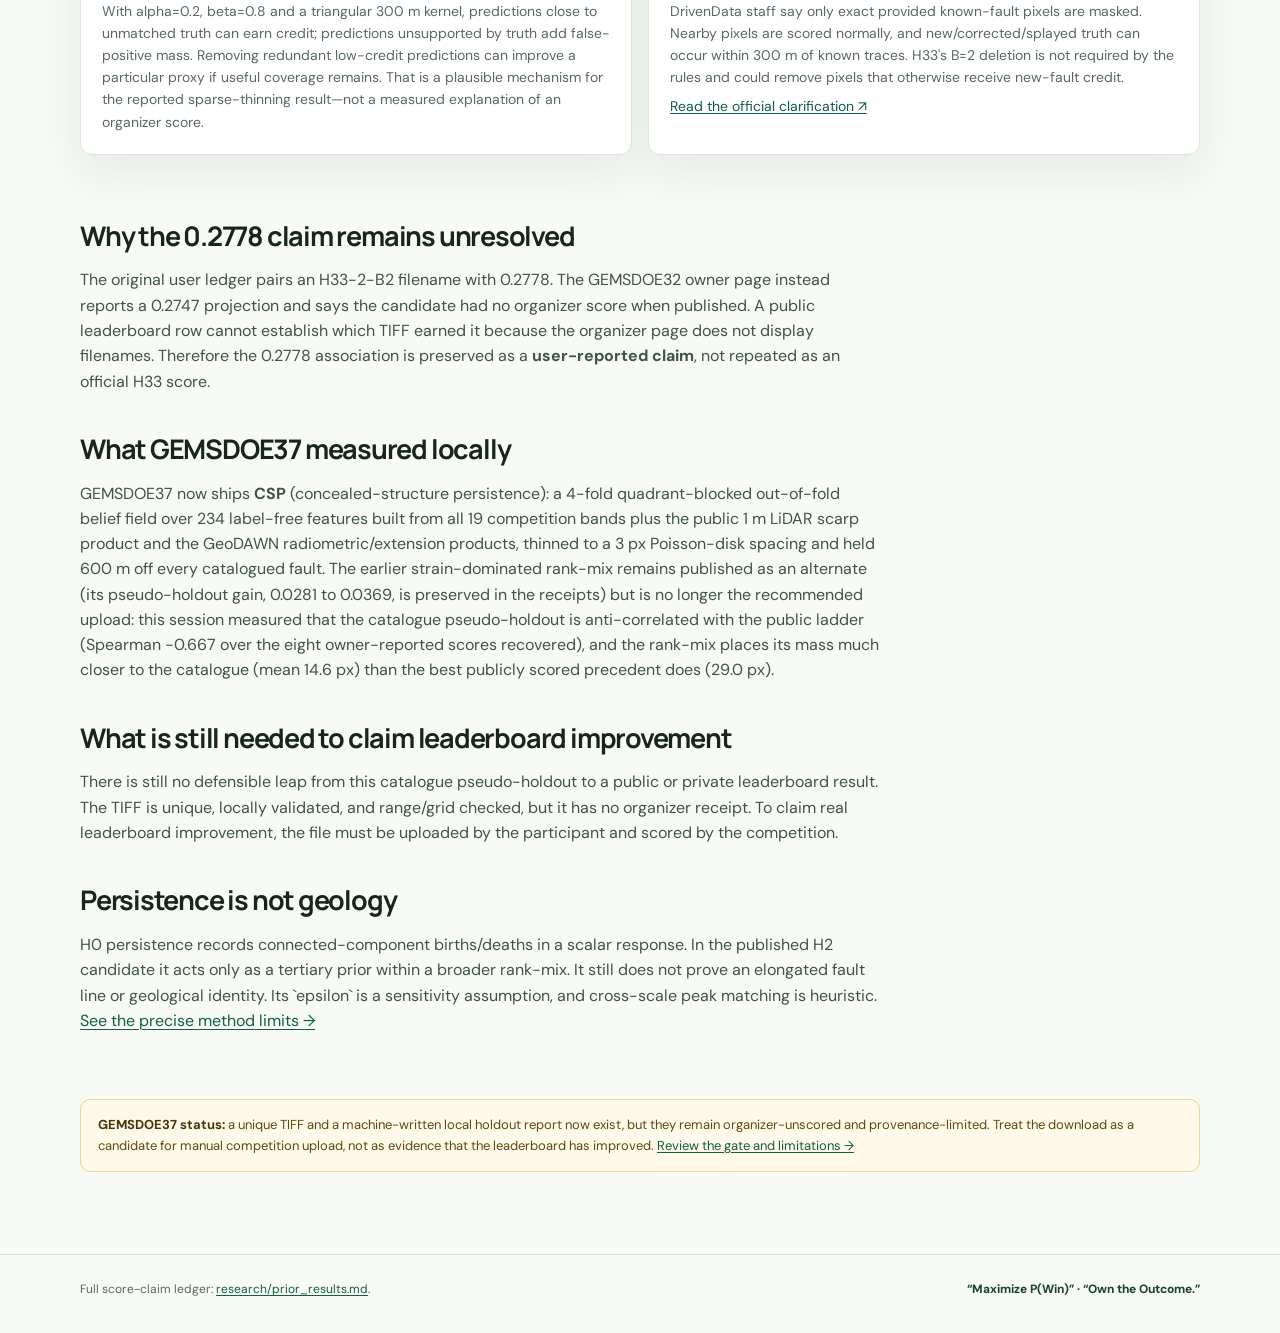
<file: docs/results-analysis.html>
<!doctype html>
<html lang="en">
<head><meta charset="utf-8"><meta name="viewport" content="width=device-width, initial-scale=1"><meta name="description" content="Evidence-graded analysis of the owner-reported H33 score, official scoring rules, and limits of prior results."><title>Prior Results & Score Analysis — GEMSDOE37</title><link rel="stylesheet" href="assets/site.css"><script defer src="assets/site.js"></script></head>
<body>
<header class="site-header"><div class="container header-inner"><a class="brand" href="index.html"><span class="brand-mark">G37</span><span>GEMS Prospectivity Lab</span></a><button class="menu-toggle" type="button" aria-expanded="false" aria-controls="main-nav">Menu</button><nav id="main-nav" class="nav" aria-label="Main navigation"><a href="index.html">Overview</a><a href="executive-summary.html">Submit guide</a><a href="hypotheses.html">Hypotheses</a><a href="method.html">Method</a><a href="leaderboard.html">Leaderboard</a><a href="results-analysis.html">Results</a><a href="sources.html">Sources</a></nav></div></header>
<section class="hero"><div class="container hero-inner"><span class="eyebrow">Prior results · evidence graded</span><h1>Score claims are not methods.</h1><p>H33-2-B2 is an owner-reported artifact association, not an organizer-verified result. The board does not expose filenames, and the current official page—not a cached project feed—is authoritative.</p></div></section>
<main class="container">
<div class="notice" style="margin:18px 0"><strong>Updated 2026-10-05 (session 3):</strong> the published candidate is now <code>H6</code> — a physics-only learned ranker over 94 multi-scale, persistence-certified features, 80,000 dots, 2.9&nbsp;px spacing, 3&nbsp;px catalogue stand-off, selected by a leave-fault-segment-out holdout (pooled DTI 0.21383, first in 3/3 folds). Earlier text on this page describes superseded builds. Full detail: <a href="https://github.com/buffedlizard55-lab/GEMSDOE37/blob/main/research/h6_findings.md">research/h6_findings.md</a>.</div>
  <section class="section"><div class="notice"><strong>Current public leaderboard:</strong> a one-time review on 2026-10-05 found the top score was higher than the 0.3195 value stated in the original task. The board changes and shows no file-to-score mapping. <a href="https://www.drivendata.org/competitions/306/competition-doe-gems/leaderboard/" rel="noopener">Open the official board for its current values ↗</a>. To comply with the <a href="https://www.drivendata.org/termsofuse/" rel="noopener">Terms of Use</a>, GEMSDOE37 does not poll or mirror its rows.</div></section>
  <section class="section" aria-labelledby="reported"><div class="section-heading"><div><span class="section-kicker">Sibling project report · not organizer-verified</span><h2 id="reported">What the GEMSDOE32 owner report says</h2><p>The owner site provides useful method history, but labels its H33 model projection and proxy as owner-side evidence. The user's later association of the file with 0.2778 is not backed by an artifact-specific organizer receipt.</p></div><a href="https://buffedlizard55-lab.github.io/GEMSDOE32/docs/index.html" rel="noopener">Read owner report ↗</a></div>
    <div class="table-wrap"><table><thead><tr><th>Artifact / report</th><th>Owner/user-reported result</th><th>What can be inferred</th><th>Evidence status</th></tr></thead><tbody>
      <tr><td><strong>H19-5 dotted raster</strong></td><td>The owner site calls it its best at 0.2600 with 44,090 positives.</td><td>Sparse emission can reduce unsupported prediction mass while preserving nearby credit on a catalogue proxy.</td><td>Owner-reported value and explanation; no organizer receipt verified here.</td></tr>
      <tr><td><strong>H33-2-B2 “zeros”</strong></td><td>The owner report describes 37,654 positives, a 4/4-fold proxy gain of +0.004870 over a reported 0.2708 base, and a projection of 0.2747. The user-supplied history later associates the TIFF with 0.2778.</td><td>The operation removed candidate points within two pixels of catalogue geometry. That may change precision/recall, but the owner proxy cannot establish the hidden-score effect.</td><td>Owner page said the artifacts were not organizer-scored at publication. The file-to-0.2778 association is unverified.</td></tr>
      <tr><td><strong>H32D multi-physics candidate</strong></td><td>Owner page describes a 46,090-pixel structural/geophysical candidate and model comparisons.</td><td>Multi-physics features and priority-ordered additions are distinct from a removal-only change.</td><td>Owner-side design/model evidence; no organizer score adopted here.</td></tr>
    </tbody></table></div>
  </section>
  <section class="section grid grid-2"><article class="card"><span class="badge">What the metric supports</span><h3 style="margin-top:12px">Some thinning can help</h3><p>With alpha=0.2, beta=0.8 and a triangular 300 m kernel, predictions close to unmatched truth can earn credit; predictions unsupported by truth add false-positive mass. Removing redundant low-credit predictions can improve a particular proxy if useful coverage remains. That is a plausible mechanism for the reported sparse-thinning result—not a measured explanation of an organizer score.</p></article><article class="card"><span class="badge badge-amber">What the official mask says</span><h3 style="margin-top:12px">No 200 m scoring buffer</h3><p>DrivenData staff say only exact provided known-fault pixels are masked. Nearby pixels are scored normally, and new/corrected/splayed truth can occur within 300 m of known traces. H33's B=2 deletion is not required by the rules and could remove pixels that otherwise receive new-fault credit.</p><p><a href="https://community.drivendata.org/t/scoring-clarification-are-known-usgs-ingenious-faults-masked-when-scoring-and-are-they-in-the-final-round-label-set/11516/4" rel="noopener">Read the official clarification ↗</a></p></article></section>
  <section class="section content"><h2>Why the 0.2778 claim remains unresolved</h2><p>The original user ledger pairs an H33-2-B2 filename with 0.2778. The GEMSDOE32 owner page instead reports a 0.2747 projection and says the candidate had no organizer score when published. A public leaderboard row cannot establish which TIFF earned it because the organizer page does not display filenames. Therefore the 0.2778 association is preserved as a <strong>user-reported claim</strong>, not repeated as an official H33 score.</p><h2>What GEMSDOE37 measured locally</h2><p>GEMSDOE37 now ships <strong>CSP</strong> (concealed-structure persistence): a 4-fold quadrant-blocked out-of-fold belief field over 234 label-free features built from all 19 competition bands plus the public 1 m LiDAR scarp product and the GeoDAWN radiometric/extension products, thinned to a 3 px Poisson-disk spacing and held 600 m off every catalogued fault. The earlier strain-dominated rank-mix remains published as an alternate (its pseudo-holdout gain, 0.0281 to 0.0369, is preserved in the receipts) but is no longer the recommended upload: this session measured that the catalogue pseudo-holdout is anti-correlated with the public ladder (Spearman −0.667 over the eight owner-reported scores recovered), and the rank-mix places its mass much closer to the catalogue (mean 14.6 px) than the best publicly scored precedent does (29.0 px).</p><h2>What is still needed to claim leaderboard improvement</h2><p>There is still no defensible leap from this catalogue pseudo-holdout to a public or private leaderboard result. The TIFF is unique, locally validated, and range/grid checked, but it has no organizer receipt. To claim real leaderboard improvement, the file must be uploaded by the participant and scored by the competition.</p><h2>Persistence is not geology</h2><p>H0 persistence records connected-component births/deaths in a scalar response. In the published H2 candidate it acts only as a tertiary prior within a broader rank-mix. It still does not prove an elongated fault line or geological identity. Its `epsilon` is a sensitivity assumption, and cross-scale peak matching is heuristic. <a href="method.html#persistence">See the precise method limits →</a></p></section>
  <section class="section"><div class="notice"><strong>GEMSDOE37 status:</strong> a unique TIFF and a machine-written local holdout report now exist, but they remain organizer-unscored and provenance-limited. Treat the download as a candidate for manual competition upload, not as evidence that the leaderboard has improved. <a href="method.html#holdout">Review the gate and limitations →</a></div></section>
</main>
<footer class="footer"><div class="container footer-inner"><span>Full score-claim ledger: <a href="https://github.com/buffedlizard55-lab/GEMSDOE37/blob/main/research/prior_results.md" rel="noopener">research/prior_results.md</a>.</span><span class="values">“Maximize P(Win)” · “Own the Outcome.”</span></div></footer>
</body>
</html>
</file>
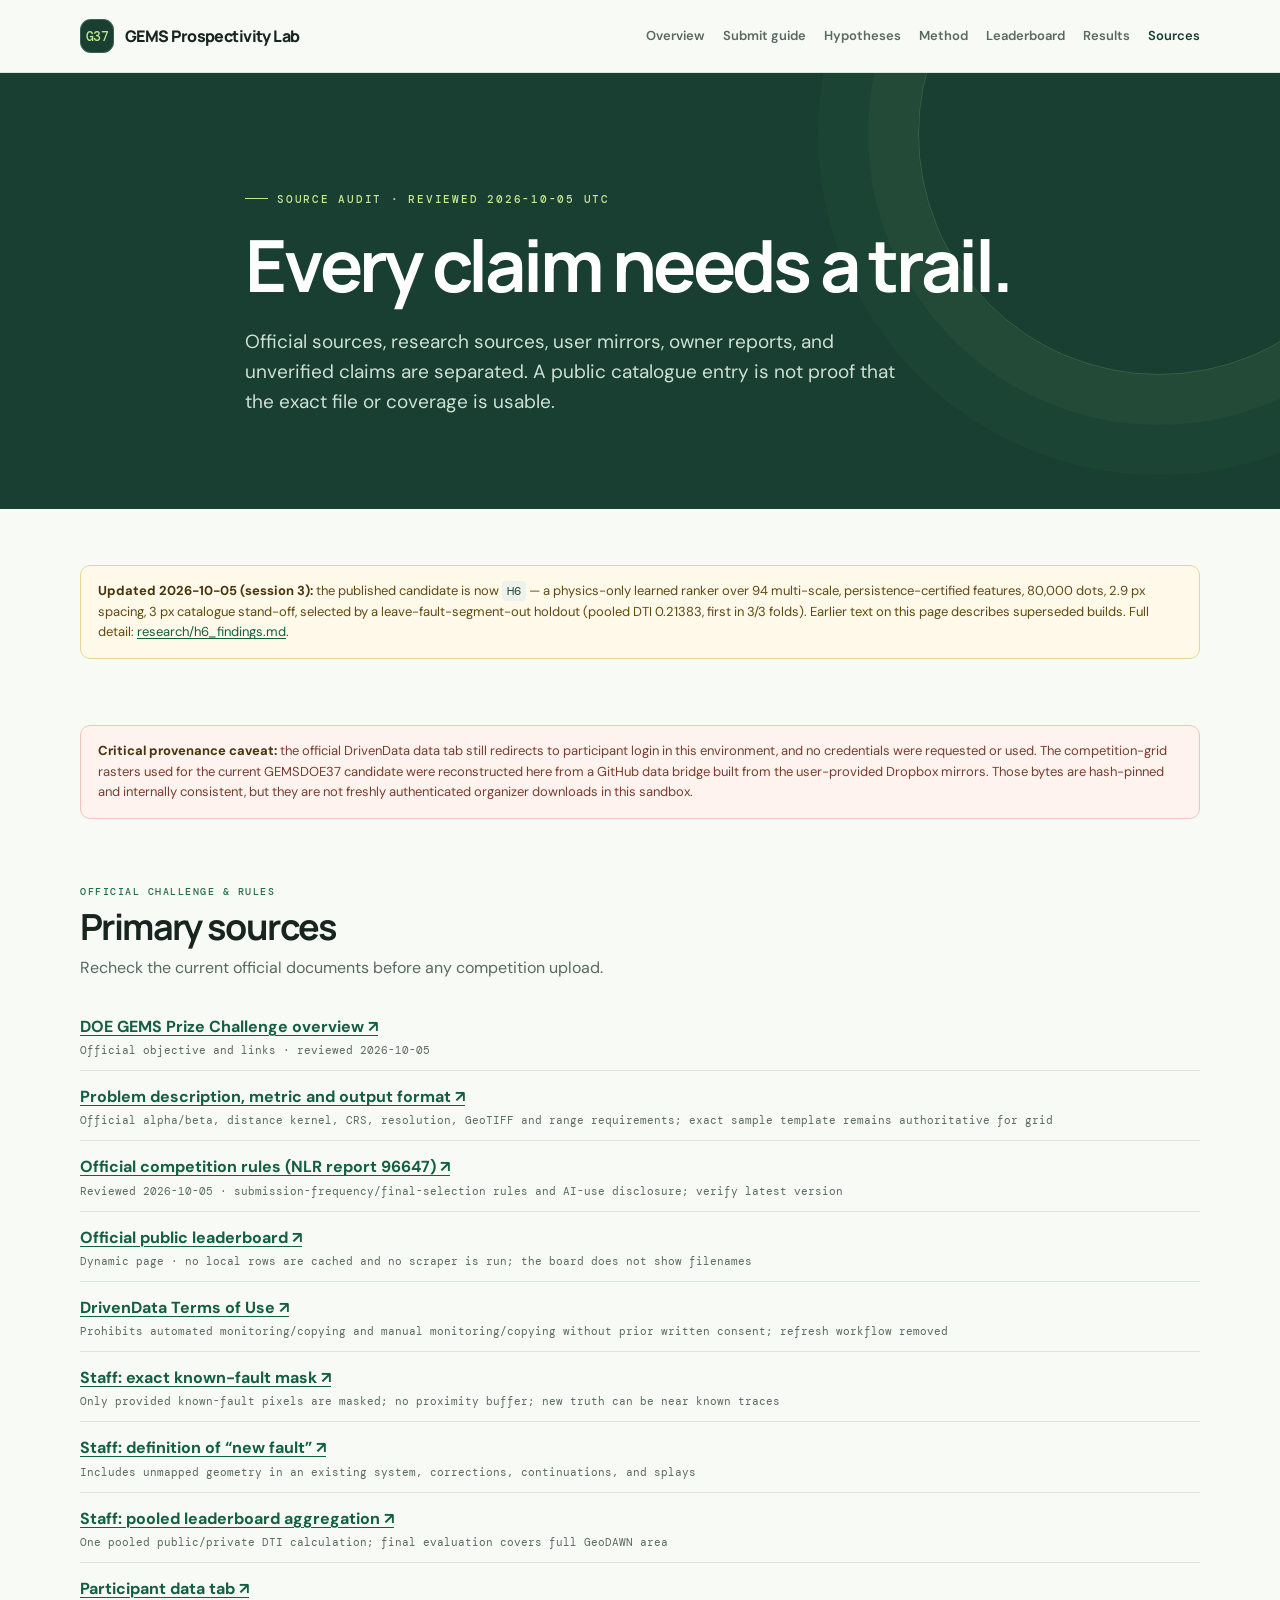
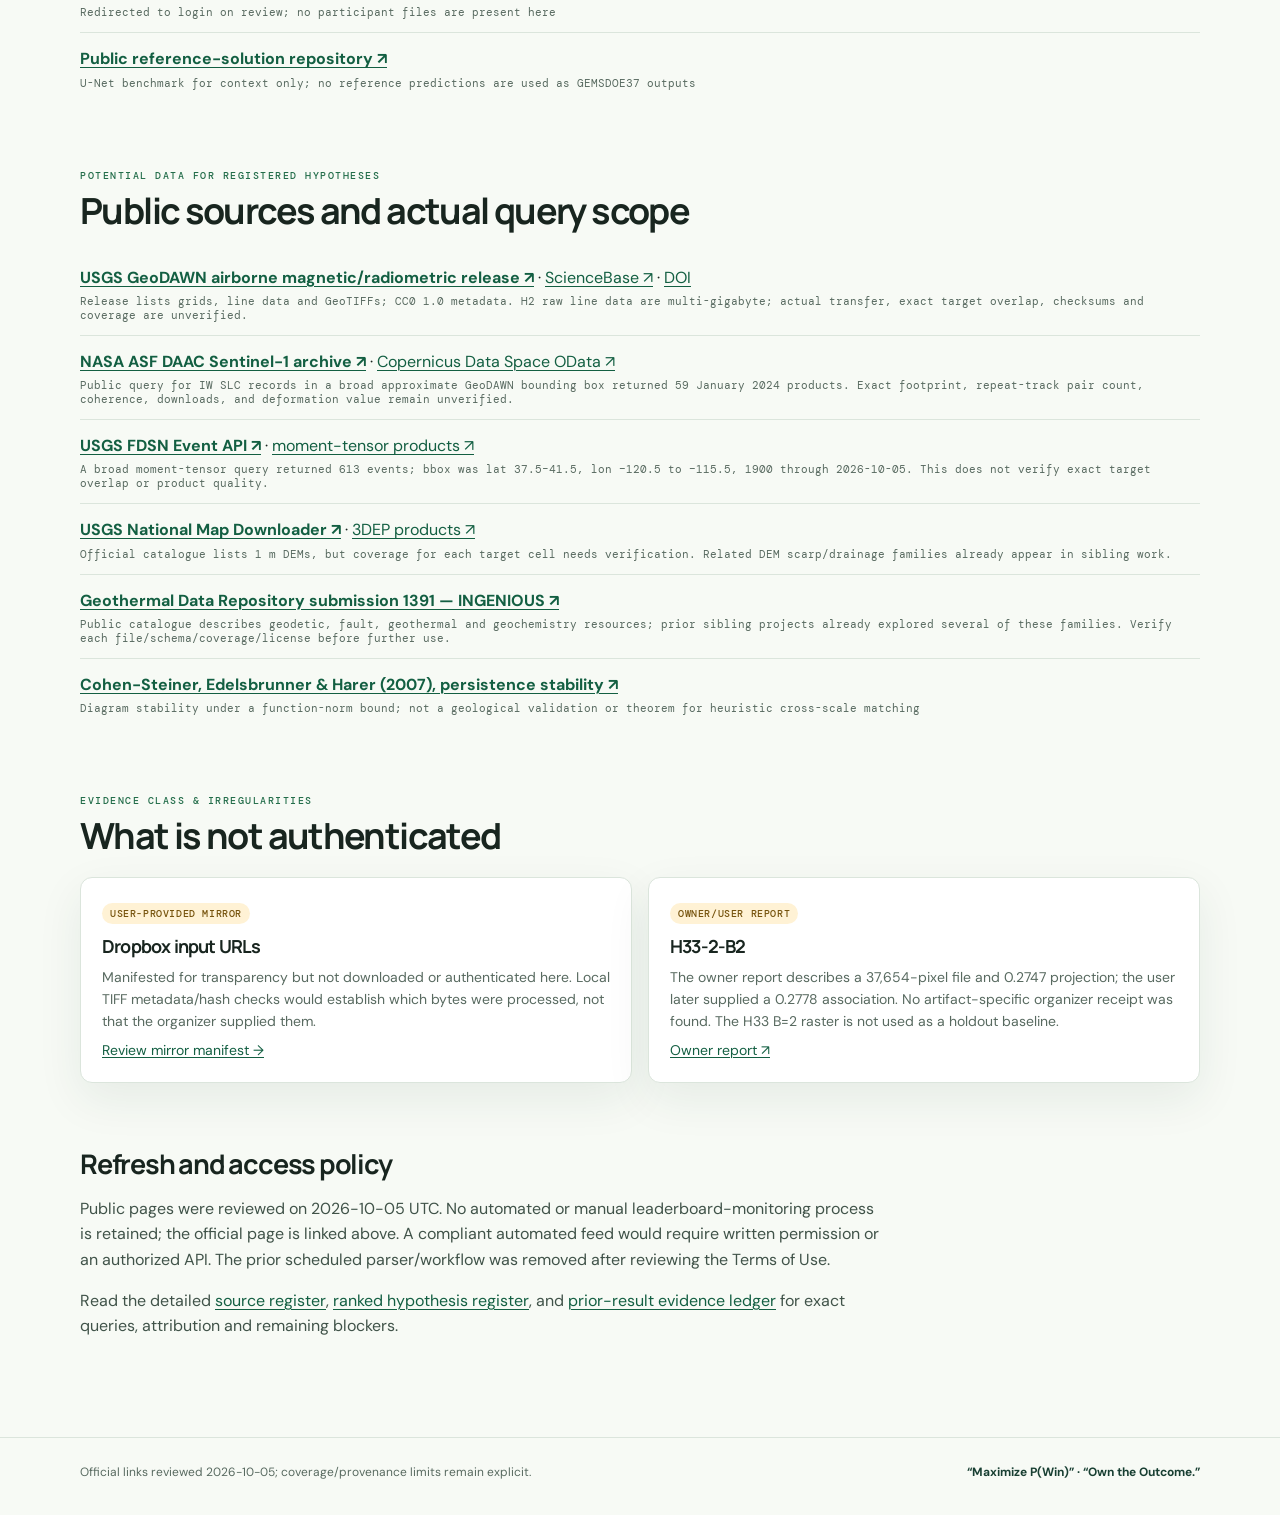
<file: docs/sources.html>
<!doctype html>
<html lang="en">
<head><meta charset="utf-8"><meta name="viewport" content="width=device-width, initial-scale=1"><meta name="description" content="Official GEMS challenge sources, scientific data availability, provenance, and unresolved access limitations."><title>Sources & Data Provenance — GEMSDOE37</title><link rel="stylesheet" href="assets/site.css"><script defer src="assets/site.js"></script></head>
<body>
<header class="site-header"><div class="container header-inner"><a class="brand" href="index.html"><span class="brand-mark">G37</span><span>GEMS Prospectivity Lab</span></a><button class="menu-toggle" type="button" aria-expanded="false" aria-controls="main-nav">Menu</button><nav id="main-nav" class="nav" aria-label="Main navigation"><a href="index.html">Overview</a><a href="executive-summary.html">Submit guide</a><a href="hypotheses.html">Hypotheses</a><a href="method.html">Method</a><a href="leaderboard.html">Leaderboard</a><a href="results-analysis.html">Results</a><a href="sources.html">Sources</a></nav></div></header>
<section class="hero"><div class="container hero-inner"><span class="eyebrow">Source audit · reviewed 2026-10-05 UTC</span><h1>Every claim needs a trail.</h1><p>Official sources, research sources, user mirrors, owner reports, and unverified claims are separated. A public catalogue entry is not proof that the exact file or coverage is usable.</p></div></section>
<main class="container">
<div class="notice" style="margin:18px 0"><strong>Updated 2026-10-05 (session 3):</strong> the published candidate is now <code>H6</code> — a physics-only learned ranker over 94 multi-scale, persistence-certified features, 80,000 dots, 2.9&nbsp;px spacing, 3&nbsp;px catalogue stand-off, selected by a leave-fault-segment-out holdout (pooled DTI 0.21383, first in 3/3 folds). Earlier text on this page describes superseded builds. Full detail: <a href="https://github.com/buffedlizard55-lab/GEMSDOE37/blob/main/research/h6_findings.md">research/h6_findings.md</a>.</div>
  <section class="section"><div class="notice notice-danger"><strong>Critical provenance caveat:</strong> the official DrivenData data tab still redirects to participant login in this environment, and no credentials were requested or used. The competition-grid rasters used for the current GEMSDOE37 candidate were reconstructed here from a GitHub data bridge built from the user-provided Dropbox mirrors. Those bytes are hash-pinned and internally consistent, but they are not freshly authenticated organizer downloads in this sandbox.</div></section>
  <section class="section"><div class="section-heading"><div><span class="section-kicker">Official challenge & rules</span><h2>Primary sources</h2><p>Recheck the current official documents before any competition upload.</p></div></div>
    <ul class="source-list">
      <li><a href="https://www.drivendata.org/competitions/306/competition-doe-gems/" rel="noopener"><strong>DOE GEMS Prize Challenge overview ↗</strong></a><span class="source-status">Official objective and links · reviewed 2026-10-05</span></li>
      <li><a href="https://www.drivendata.org/competitions/306/competition-doe-gems/page/967/" rel="noopener"><strong>Problem description, metric and output format ↗</strong></a><span class="source-status">Official alpha/beta, distance kernel, CRS, resolution, GeoTIFF and range requirements; exact sample template remains authoritative for grid</span></li>
      <li><a href="https://docs.nlr.gov/docs/fy26osti/96647.pdf" rel="noopener"><strong>Official competition rules (NLR report 96647) ↗</strong></a><span class="source-status">Reviewed 2026-10-05 · submission-frequency/final-selection rules and AI-use disclosure; verify latest version</span></li>
      <li><a href="https://www.drivendata.org/competitions/306/competition-doe-gems/leaderboard/" rel="noopener"><strong>Official public leaderboard ↗</strong></a><span class="source-status">Dynamic page · no local rows are cached and no scraper is run; the board does not show filenames</span></li>
      <li><a href="https://www.drivendata.org/termsofuse/" rel="noopener"><strong>DrivenData Terms of Use ↗</strong></a><span class="source-status">Prohibits automated monitoring/copying and manual monitoring/copying without prior written consent; refresh workflow removed</span></li>
      <li><a href="https://community.drivendata.org/t/scoring-clarification-are-known-usgs-ingenious-faults-masked-when-scoring-and-are-they-in-the-final-round-label-set/11516/4" rel="noopener"><strong>Staff: exact known-fault mask ↗</strong></a><span class="source-status">Only provided known-fault pixels are masked; no proximity buffer; new truth can be near known traces</span></li>
      <li><a href="https://community.drivendata.org/t/where-do-you-draw-the-line/11536/2" rel="noopener"><strong>Staff: definition of “new fault” ↗</strong></a><span class="source-status">Includes unmapped geometry in an existing system, corrections, continuations, and splays</span></li>
      <li><a href="https://community.drivendata.org/t/leaderboard-aggregation-pooled-over-public-test-pixels-or-mean-of-per-chunk-scores/11550/2" rel="noopener"><strong>Staff: pooled leaderboard aggregation ↗</strong></a><span class="source-status">One pooled public/private DTI calculation; final evaluation covers full GeoDAWN area</span></li>
      <li><a href="https://www.drivendata.org/competitions/306/competition-doe-gems/data/" rel="noopener"><strong>Participant data tab ↗</strong></a><span class="source-status">Redirected to login on review; no participant files are present here</span></li>
      <li><a href="https://github.com/drivendataorg/gems-prize-reference-solution" rel="noopener"><strong>Public reference-solution repository ↗</strong></a><span class="source-status">U-Net benchmark for context only; no reference predictions are used as GEMSDOE37 outputs</span></li>
    </ul>
  </section>
  <section class="section"><div class="section-heading"><div><span class="section-kicker">Potential data for registered hypotheses</span><h2>Public sources and actual query scope</h2></div></div>
    <ul class="source-list">
      <li><a href="https://www.usgs.gov/data/geodawn-airborne-magnetic-and-radiometric-surveys-northwestern-great-basin-nevada-and" rel="noopener"><strong>USGS GeoDAWN airborne magnetic/radiometric release ↗</strong></a> · <a href="https://www.sciencebase.gov/catalog/item/657e1d85d34e23d3533209f7" rel="noopener">ScienceBase ↗</a> · <a href="https://doi.org/10.5066/P93LGLVQ" rel="noopener">DOI</a><span class="source-status">Release lists grids, line data and GeoTIFFs; CC0 1.0 metadata. H2 raw line data are multi-gigabyte; actual transfer, exact target overlap, checksums and coverage are unverified.</span></li>
      <li><a href="https://asf.alaska.edu/data-sets/sar-data-sets/sentinel-1/sentinel-1-data-and-imagery/" rel="noopener"><strong>NASA ASF DAAC Sentinel-1 archive ↗</strong></a> · <a href="https://documentation.dataspace.copernicus.eu/APIs/OData.html" rel="noopener">Copernicus Data Space OData ↗</a><span class="source-status">Public query for IW SLC records in a broad approximate GeoDAWN bounding box returned 59 January 2024 products. Exact footprint, repeat-track pair count, coherence, downloads, and deformation value remain unverified.</span></li>
      <li><a href="https://earthquake.usgs.gov/fdsnws/event/1/" rel="noopener"><strong>USGS FDSN Event API ↗</strong></a> · <a href="https://ghsc.code-pages.usgs.gov/hazdev/pdl/userguide/products/known-types/moment-tensor.html" rel="noopener">moment-tensor products ↗</a><span class="source-status">A broad moment-tensor query returned 613 events; bbox was lat 37.5–41.5, lon −120.5 to −115.5, 1900 through 2026-10-05. This does not verify exact target overlap or product quality.</span></li>
      <li><a href="https://apps.nationalmap.gov/downloader/" rel="noopener"><strong>USGS National Map Downloader ↗</strong></a> · <a href="https://www.usgs.gov/3d-elevation-program/about-3dep-products-services" rel="noopener">3DEP products ↗</a><span class="source-status">Official catalogue lists 1 m DEMs, but coverage for each target cell needs verification. Related DEM scarp/drainage families already appear in sibling work.</span></li>
      <li><a href="https://gdr.openei.org/submissions/1391" rel="noopener"><strong>Geothermal Data Repository submission 1391 — INGENIOUS ↗</strong></a><span class="source-status">Public catalogue describes geodetic, fault, geothermal and geochemistry resources; prior sibling projects already explored several of these families. Verify each file/schema/coverage/license before further use.</span></li>
      <li><a href="https://doi.org/10.1007/s00454-006-1276-5" rel="noopener"><strong>Cohen-Steiner, Edelsbrunner &amp; Harer (2007), persistence stability ↗</strong></a><span class="source-status">Diagram stability under a function-norm bound; not a geological validation or theorem for heuristic cross-scale matching</span></li>
    </ul>
  </section>
  <section class="section"><div class="section-heading"><div><span class="section-kicker">Evidence class & irregularities</span><h2>What is not authenticated</h2></div></div>
    <div class="grid grid-2"><article class="card"><span class="badge badge-amber">User-provided mirror</span><h3 style="margin-top:12px">Dropbox input URLs</h3><p>Manifested for transparency but not downloaded or authenticated here. Local TIFF metadata/hash checks would establish which bytes were processed, not that the organizer supplied them.</p><p><a href="https://github.com/buffedlizard55-lab/GEMSDOE37/blob/main/data_sources.json" rel="noopener">Review mirror manifest →</a></p></article><article class="card"><span class="badge badge-amber">Owner/user report</span><h3 style="margin-top:12px">H33-2-B2</h3><p>The owner report describes a 37,654-pixel file and 0.2747 projection; the user later supplied a 0.2778 association. No artifact-specific organizer receipt was found. The H33 B=2 raster is not used as a holdout baseline.</p><p><a href="https://buffedlizard55-lab.github.io/GEMSDOE32/docs/index.html" rel="noopener">Owner report ↗</a></p></article></div>
  </section>
  <section class="section content"><h2>Refresh and access policy</h2><p>Public pages were reviewed on 2026-10-05 UTC. No automated or manual leaderboard-monitoring process is retained; the official page is linked above. A compliant automated feed would require written permission or an authorized API. The prior scheduled parser/workflow was removed after reviewing the Terms of Use.</p><p>Read the detailed <a href="https://github.com/buffedlizard55-lab/GEMSDOE37/blob/main/research/sources.md" rel="noopener">source register</a>, <a href="https://github.com/buffedlizard55-lab/GEMSDOE37/blob/main/research/hypotheses.md" rel="noopener">ranked hypothesis register</a>, and <a href="https://github.com/buffedlizard55-lab/GEMSDOE37/blob/main/research/prior_results.md" rel="noopener">prior-result evidence ledger</a> for exact queries, attribution and remaining blockers.</p></section>
</main>
<footer class="footer"><div class="container footer-inner"><span>Official links reviewed 2026-10-05; coverage/provenance limits remain explicit.</span><span class="values">“Maximize P(Win)” · “Own the Outcome.”</span></div></footer>
</body>
</html>
</file>
<file: docs/assets/site.css>
@import url('https://fonts.googleapis.com/css2?family=DM+Mono:wght@400;500&family=DM+Sans:wght@400;500;600;700&family=Manrope:wght@400;500;600;700;800&display=swap');

:root {
  color-scheme: light;
  --ink: #18251f;
  --muted: #586a60;
  --line: #dbe5dc;
  --paper: #f7faf5;
  --card: #ffffff;
  --pine: #183f32;
  --green: #236d4a;
  --lime: #c6e58d;
  --amber: #f0b84a;
  --rust: #aa4e35;
  --shadow: 0 16px 46px rgba(24, 63, 50, .08);
  font-family: 'DM Sans', system-ui, sans-serif;
}
* { box-sizing: border-box; }
html { scroll-behavior: smooth; }
body { margin: 0; background: var(--paper); color: var(--ink); line-height: 1.58; }
a { color: #135f42; text-decoration-thickness: .08em; text-underline-offset: .17em; }
a:hover { color: #092e20; }
button { font: inherit; }
.container { width: min(1120px, calc(100% - 40px)); margin-inline: auto; }
.site-header { position: sticky; top: 0; z-index: 10; background: rgba(247,250,245,.94); backdrop-filter: blur(14px); border-bottom: 1px solid var(--line); }
.header-inner { min-height: 72px; display: flex; align-items: center; justify-content: space-between; gap: 22px; }
.brand { display: inline-flex; align-items: center; gap: 11px; color: var(--ink); text-decoration: none; font: 800 16px/1 'Manrope', sans-serif; letter-spacing: -.035em; white-space: nowrap; }
.brand-mark { width: 34px; height: 34px; border-radius: 11px; background: var(--pine); color: var(--lime); display: grid; place-items: center; font: 500 13px 'DM Mono', monospace; box-shadow: inset 0 0 0 1px rgba(255,255,255,.16); }
.nav { display: flex; flex-wrap: wrap; gap: 7px 18px; align-items: center; }
.nav a { font-size: 13px; color: var(--muted); font-weight: 600; text-decoration: none; }
.nav a:hover, .nav a[aria-current="page"] { color: var(--pine); }
.menu-toggle { display: none; border: 1px solid var(--line); background: white; border-radius: 8px; padding: 8px 11px; color: var(--pine); }
.hero { background: var(--pine); color: white; overflow: hidden; position: relative; }
.hero::after { content: ''; position: absolute; width: 480px; height: 480px; right: -120px; top: -180px; border-radius: 50%; border: 1px solid rgba(198,229,141,.19); box-shadow: 0 0 0 50px rgba(198,229,141,.035), 0 0 0 100px rgba(198,229,141,.025); }
.hero-inner { padding-block: clamp(62px, 9vw, 108px) clamp(56px, 8vw, 92px); position: relative; z-index: 1; max-width: 790px; }
.eyebrow { font: 500 11px 'DM Mono', monospace; text-transform: uppercase; letter-spacing: .16em; color: var(--lime); display: inline-flex; gap: 9px; align-items: center; }
.eyebrow::before { content: ''; width: 23px; height: 1px; background: currentColor; }
h1, h2, h3 { font-family: 'Manrope', sans-serif; line-height: 1.14; letter-spacing: -.045em; }
h1 { max-width: 820px; margin: 18px 0 21px; font-size: clamp(40px, 6vw, 72px); font-weight: 700; }
.hero p { margin: 0; max-width: 650px; color: #d0dfd4; font-size: clamp(16px, 2vw, 19px); }
.hero .hero-actions { display: flex; flex-wrap: wrap; gap: 11px; margin-top: 28px; }
.btn { min-height: 45px; display: inline-flex; align-items: center; justify-content: center; gap: 8px; padding: 11px 16px; border-radius: 8px; border: 1px solid transparent; font-weight: 700; font-size: 13px; text-decoration: none; cursor: pointer; transition: transform .15s ease, background .15s ease; }
.btn:hover { transform: translateY(-1px); }
.btn-primary { color: var(--pine); background: var(--lime); }
.btn-primary:hover { color: var(--pine); background: #d4efa3; }
.btn-outline { color: white; border-color: rgba(255,255,255,.28); background: rgba(255,255,255,.05); }
.btn-outline:hover { color: white; background: rgba(255,255,255,.11); }
.btn-disabled { opacity: .55; cursor: not-allowed; pointer-events: none; }
main { padding-block: 38px 82px; }
.section { margin-top: 66px; }
.section:first-child { margin-top: 0; }
.section-heading { display: flex; align-items: end; justify-content: space-between; gap: 20px; margin-bottom: 21px; }
.section-heading h2 { margin: 0; font-size: clamp(25px, 3.5vw, 36px); }
.section-heading p { max-width: 610px; margin: 8px 0 0; color: var(--muted); }
.section-kicker { display: block; margin-bottom: 8px; color: var(--green); font: 500 10px 'DM Mono', monospace; text-transform: uppercase; letter-spacing: .15em; }
.grid { display: grid; gap: 16px; }
.grid-2 { grid-template-columns: repeat(2, minmax(0, 1fr)); }
.grid-3 { grid-template-columns: repeat(3, minmax(0, 1fr)); }
.card { background: var(--card); border: 1px solid var(--line); border-radius: 12px; padding: 21px; box-shadow: var(--shadow); }
.card h3 { margin: 0 0 9px; font-size: 18px; }
.card p { margin: 7px 0 0; color: var(--muted); font-size: 14px; }
.card .micro { margin-top: 15px; padding-top: 12px; border-top: 1px solid var(--line); color: var(--muted); font: 11px/1.5 'DM Mono', monospace; }
.status-card { border-left: 4px solid var(--amber); }
.status-card.ready { border-left-color: #37a269; }
.status-label { color: #81580c; font: 500 11px 'DM Mono', monospace; text-transform: uppercase; letter-spacing: .08em; }
.status-card.ready .status-label { color: #1d7047; }
.status-title { margin: 8px 0; font: 700 24px 'Manrope', sans-serif; letter-spacing: -.03em; }
.status-copy { color: var(--muted); margin: 0; max-width: 790px; }
.notice { border: 1px solid #e9d49a; border-radius: 10px; padding: 15px 17px; background: #fff9e9; color: #614811; font-size: 13px; }
.notice strong { color: #48340a; }
.notice-danger { background: #fff3ef; border-color: #efc5b9; color: #783d2c; }
.notice-good { background: #eef8f0; border-color: #c2dfc8; color: #205a3a; }
.stat-row { display: grid; grid-template-columns: repeat(3, 1fr); gap: 12px; }
.stat { padding: 18px; background: var(--pine); color: white; border-radius: 11px; }
.stat strong { display: block; color: var(--lime); font: 700 30px 'Manrope', sans-serif; letter-spacing: -.04em; }
.stat span { display: block; margin-top: 4px; color: #d1dfd4; font-size: 12px; }
.table-wrap { overflow-x: auto; border: 1px solid var(--line); border-radius: 11px; background: white; }
table { width: 100%; border-collapse: collapse; font-size: 13px; }
th, td { text-align: left; padding: 12px 15px; border-bottom: 1px solid var(--line); }
th { background: #eff5ed; color: #41574b; font: 500 10px 'DM Mono', monospace; text-transform: uppercase; letter-spacing: .09em; }
tr:last-child td { border-bottom: 0; }
td.numeric { text-align: right; font: 500 13px 'DM Mono', monospace; }
.rank { width: 65px; color: var(--muted); }
.badge { display: inline-flex; align-items: center; border-radius: 99px; padding: 4px 8px; background: #eaf3e9; color: #20583d; font: 500 10px 'DM Mono', monospace; text-transform: uppercase; letter-spacing: .06em; }
.badge-amber { background: #fff2d5; color: #76530d; }
.content { max-width: 800px; }
.content h2 { margin: 40px 0 13px; font-size: 27px; }
.content h3 { margin: 26px 0 9px; font-size: 19px; }
.content p, .content li { color: #405349; }
.content li { margin-block: 8px; }
.content .lead { font-size: 18px; color: #354b3e; }
.kbd-step { display: flex; gap: 14px; margin-block: 15px; }
.kbd-number { flex: 0 0 30px; height: 30px; display: grid; place-items: center; border-radius: 9px; background: var(--pine); color: var(--lime); font: 500 12px 'DM Mono', monospace; }
.step-body h3 { margin: 2px 0 4px; }
.step-body p { margin: 0; }
.code-inline, code { font: 12px 'DM Mono', monospace; background: #edf2ed; padding: 2px 5px; border-radius: 4px; color: #234c37; }
pre { overflow-x: auto; padding: 16px; background: #173f31; color: #e1ecde; border-radius: 9px; font: 12px/1.6 'DM Mono', monospace; }
pre code { background: none; color: inherit; padding: 0; }
.source-list { list-style: none; padding: 0; }
.source-list li { padding: 13px 0; border-bottom: 1px solid var(--line); }
.source-list li:last-child { border-bottom: 0; }
.source-status { display: block; margin-top: 4px; color: var(--muted); font: 11px 'DM Mono', monospace; }
.footer { border-top: 1px solid var(--line); padding-block: 25px 34px; color: var(--muted); font-size: 12px; }
.footer-inner { display: flex; flex-wrap: wrap; gap: 12px 24px; align-items: center; justify-content: space-between; }
.footer .values { color: var(--pine); font-weight: 700; }
.small { color: var(--muted); font-size: 12px; }
.mono { font: 12px 'DM Mono', monospace; }
.copy-row { display: flex; flex-wrap: wrap; gap: 8px; margin-top: 14px; }
.copy-input { min-width: 260px; flex: 1; border: 1px solid var(--line); border-radius: 7px; background: white; padding: 10px 12px; color: var(--ink); font: 12px 'DM Mono', monospace; }
.copy-btn { border: 1px solid var(--line); border-radius: 7px; background: white; padding: 9px 13px; color: var(--pine); font-weight: 700; font-size: 12px; cursor: pointer; }
.copy-btn:hover { background: #eff5ed; }
@media (max-width: 880px) {
  .header-inner { min-height: 64px; }
  .menu-toggle { display: block; }
  .nav { display: none; position: absolute; top: 63px; left: 0; right: 0; padding: 15px 20px 19px; background: var(--paper); border-bottom: 1px solid var(--line); box-shadow: var(--shadow); }
  .nav.open { display: flex; }
  .nav a { width: 100%; padding: 6px 0; }
  .grid-3 { grid-template-columns: 1fr; }
}
@media (max-width: 620px) {
  .container { width: min(100% - 28px, 1120px); }
  .grid-2 { grid-template-columns: 1fr; }
  .stat-row { grid-template-columns: 1fr; }
  .section-heading { display: block; }
  .section-heading > a { display: inline-block; margin-top: 12px; }
  .hero-inner { padding-block: 55px 58px; }
  .brand { font-size: 14px; }
  .card { padding: 17px; }
}
@media (prefers-reduced-motion: reduce) {
  html { scroll-behavior: auto; }
  *, *::before, *::after { transition: none !important; }
}
</file>
